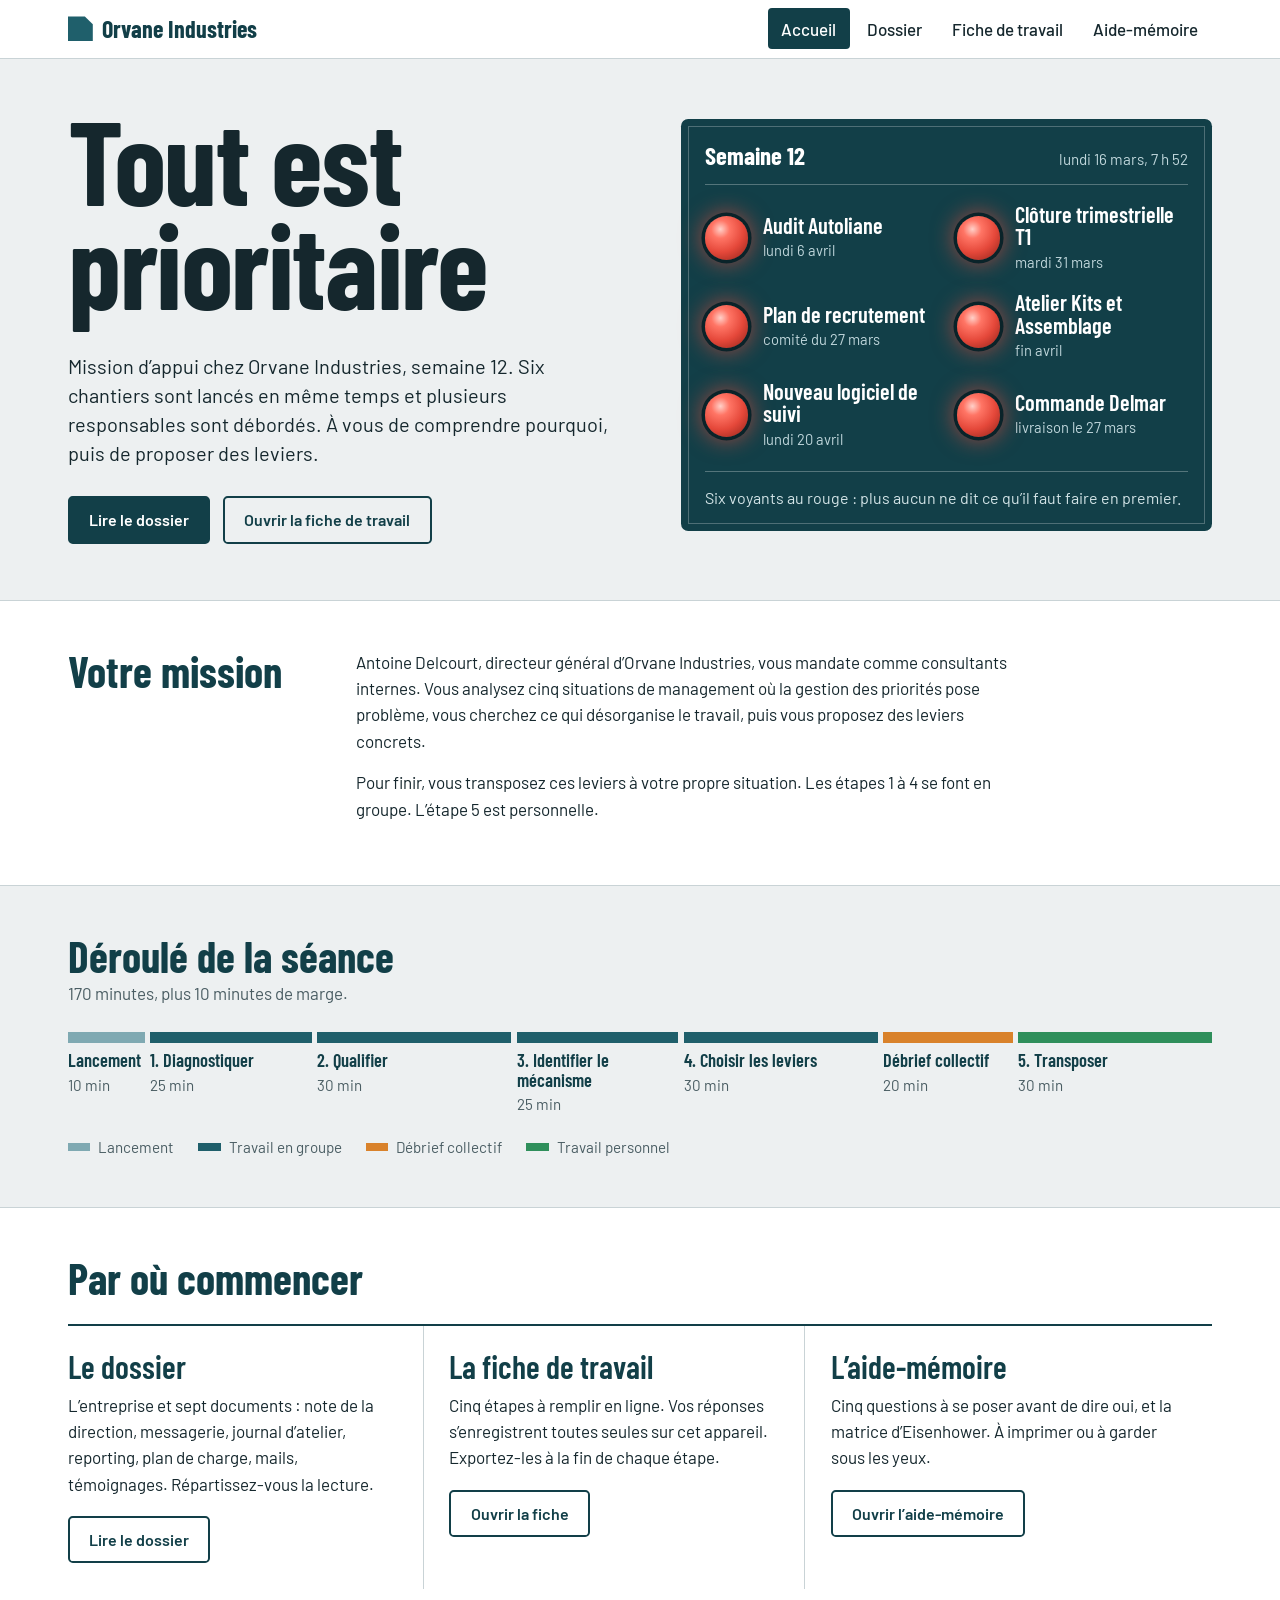
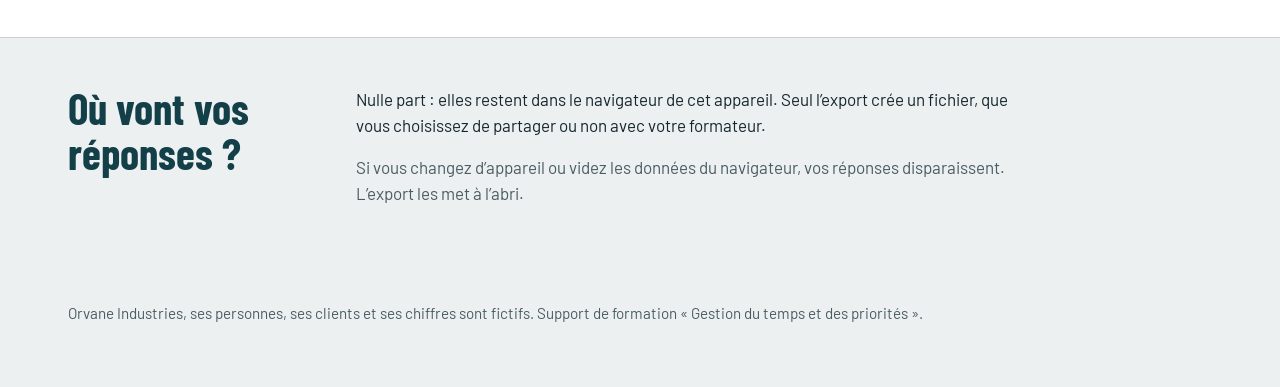
<file: index.html>
<!doctype html>
<html lang="fr">
<head>
<meta charset="utf-8">
<meta name="viewport" content="width=device-width, initial-scale=1">
<title>Tout est prioritaire – Orvane Industries</title>
<meta name="description" content="Étude de cas sur la gestion du temps et des priorités : dossier, fiche de travail en ligne et aide-mémoire.">
<meta name="robots" content="noindex">
<meta name="theme-color" content="#123F48">
<link rel="stylesheet" href="assets/style.css">
</head>
<body>
<a class="skip" href="#contenu">Aller au contenu</a>
<header class="top"><div class="wrap">
<a class="brand" href="index.html"><span class="brand-mark" aria-hidden="true"></span>Orvane Industries</a>
<nav aria-label="Navigation principale"><ul><li><a href="index.html" aria-current="page">Accueil</a></li><li><a href="dossier.html">Dossier</a></li><li><a href="fiche.html">Fiche de travail</a></li><li><a href="aide-memoire.html">Aide-mémoire</a></li></ul></nav>
</div></header>
<main id="contenu">

<section class="hero"><div class="wrap hero-grid">
  <div>
    <h1>Tout est prioritaire</h1>
    <p class="lead">Mission d’appui chez Orvane Industries, semaine 12. Six chantiers sont lancés en même temps et plusieurs responsables sont débordés. À vous de comprendre pourquoi, puis de proposer des leviers.</p>
    <div class="hero-cta"><a class="btn primary" href="dossier.html">Lire le dossier</a><a class="btn" href="fiche.html">Ouvrir la fiche de travail</a></div>
  </div>
  <div class="board" role="img" aria-label="Tableau des six chantiers de la semaine 12 : les six voyants sont au rouge, tous les chantiers sont déclarés prioritaires.">
    <div class="board-head"><strong>Semaine 12</strong><span>lundi 16 mars, 7 h 52</span></div>
    <ul><li><span class="lamp" style="--i:0" aria-hidden="true"></span><span><span class="name">Audit Autoliane</span><span class="when">lundi 6 avril</span></span></li><li><span class="lamp" style="--i:1" aria-hidden="true"></span><span><span class="name">Clôture trimestrielle T1</span><span class="when">mardi 31 mars</span></span></li><li><span class="lamp" style="--i:2" aria-hidden="true"></span><span><span class="name">Plan de recrutement</span><span class="when">comité du 27 mars</span></span></li><li><span class="lamp" style="--i:3" aria-hidden="true"></span><span><span class="name">Atelier Kits et Assemblage</span><span class="when">fin avril</span></span></li><li><span class="lamp" style="--i:4" aria-hidden="true"></span><span><span class="name">Nouveau logiciel de suivi</span><span class="when">lundi 20 avril</span></span></li><li><span class="lamp" style="--i:5" aria-hidden="true"></span><span><span class="name">Commande Delmar</span><span class="when">livraison le 27 mars</span></span></li></ul>
    <p class="board-foot">Six voyants au rouge : plus aucun ne dit ce qu’il faut faire en premier.</p>
  </div>
</div></section>

<section class="band paper"><div class="wrap two">
  <h2>Votre mission</h2>
  <div>
    <p>Antoine Delcourt, directeur général d’Orvane Industries, vous mandate comme consultants internes. Vous analysez cinq situations de management où la gestion des priorités pose problème, vous cherchez ce qui désorganise le travail, puis vous proposez des leviers concrets.</p>
    <p>Pour finir, vous transposez ces leviers à votre propre situation. Les étapes 1 à 4 se font en groupe. L’étape 5 est personnelle.</p>
  </div>
</div></section>

<section class="band"><div class="wrap">
  <h2>Déroulé de la séance</h2>
  <p class="muted">170 minutes, plus 10 minutes de marge.</p>
  <ol class="timeline" aria-label="Déroulé"><li class="start" style="--m:10"><b>Lancement</b><span>10 min</span></li><li class="" style="--m:25"><b>1. Diagnostiquer</b><span>25 min</span></li><li class="" style="--m:30"><b>2. Qualifier</b><span>30 min</span></li><li class="" style="--m:25"><b>3. Identifier le mécanisme</b><span>25 min</span></li><li class="" style="--m:30"><b>4. Choisir les leviers</b><span>30 min</span></li><li class="debrief" style="--m:20"><b>Débrief collectif</b><span>20 min</span></li><li class="perso" style="--m:30"><b>5. Transposer</b><span>30 min</span></li></ol>
  <ul class="legend"><li class="l-start"><i></i>Lancement</li><li><i></i>Travail en groupe</li><li class="l-debrief"><i></i>Débrief collectif</li><li class="l-perso"><i></i>Travail personnel</li></ul>
</div></section>

<section class="band paper"><div class="wrap">
  <h2>Par où commencer</h2>
  <div class="entries" style="margin-top:1.4rem">
    <div class="entry"><h3>Le dossier</h3><p>L’entreprise et sept documents : note de la direction, messagerie, journal d’atelier, reporting, plan de charge, mails, témoignages. Répartissez-vous la lecture.</p><a class="btn" href="dossier.html">Lire le dossier</a></div>
    <div class="entry"><h3>La fiche de travail</h3><p>Cinq étapes à remplir en ligne. Vos réponses s’enregistrent toutes seules sur cet appareil. Exportez-les à la fin de chaque étape.</p><a class="btn" href="fiche.html">Ouvrir la fiche</a></div>
    <div class="entry"><h3>L’aide-mémoire</h3><p>Cinq questions à se poser avant de dire oui, et la matrice d’Eisenhower. À imprimer ou à garder sous les yeux.</p><a class="btn" href="aide-memoire.html">Ouvrir l’aide-mémoire</a></div>
  </div>
</div></section>

<section class="band"><div class="wrap privacy">
  <h2>Où vont vos réponses ?</h2>
  <div>
    <p>Nulle part : elles restent dans le navigateur de cet appareil. Seul l’export crée un fichier, que vous choisissez de partager ou non avec votre formateur.</p>
    <p class="muted">Si vous changez d’appareil ou videz les données du navigateur, vos réponses disparaissent. L’export les met à l’abri.</p>
  </div>
</div></section>

<footer class="wrap foot"><p>Orvane Industries, ses personnes, ses clients et ses chiffres sont fictifs. Support de formation « Gestion du temps et des priorités ».</p></footer>
</main>
<script src="assets/app.js"></script>
</body>
</html>
</file>
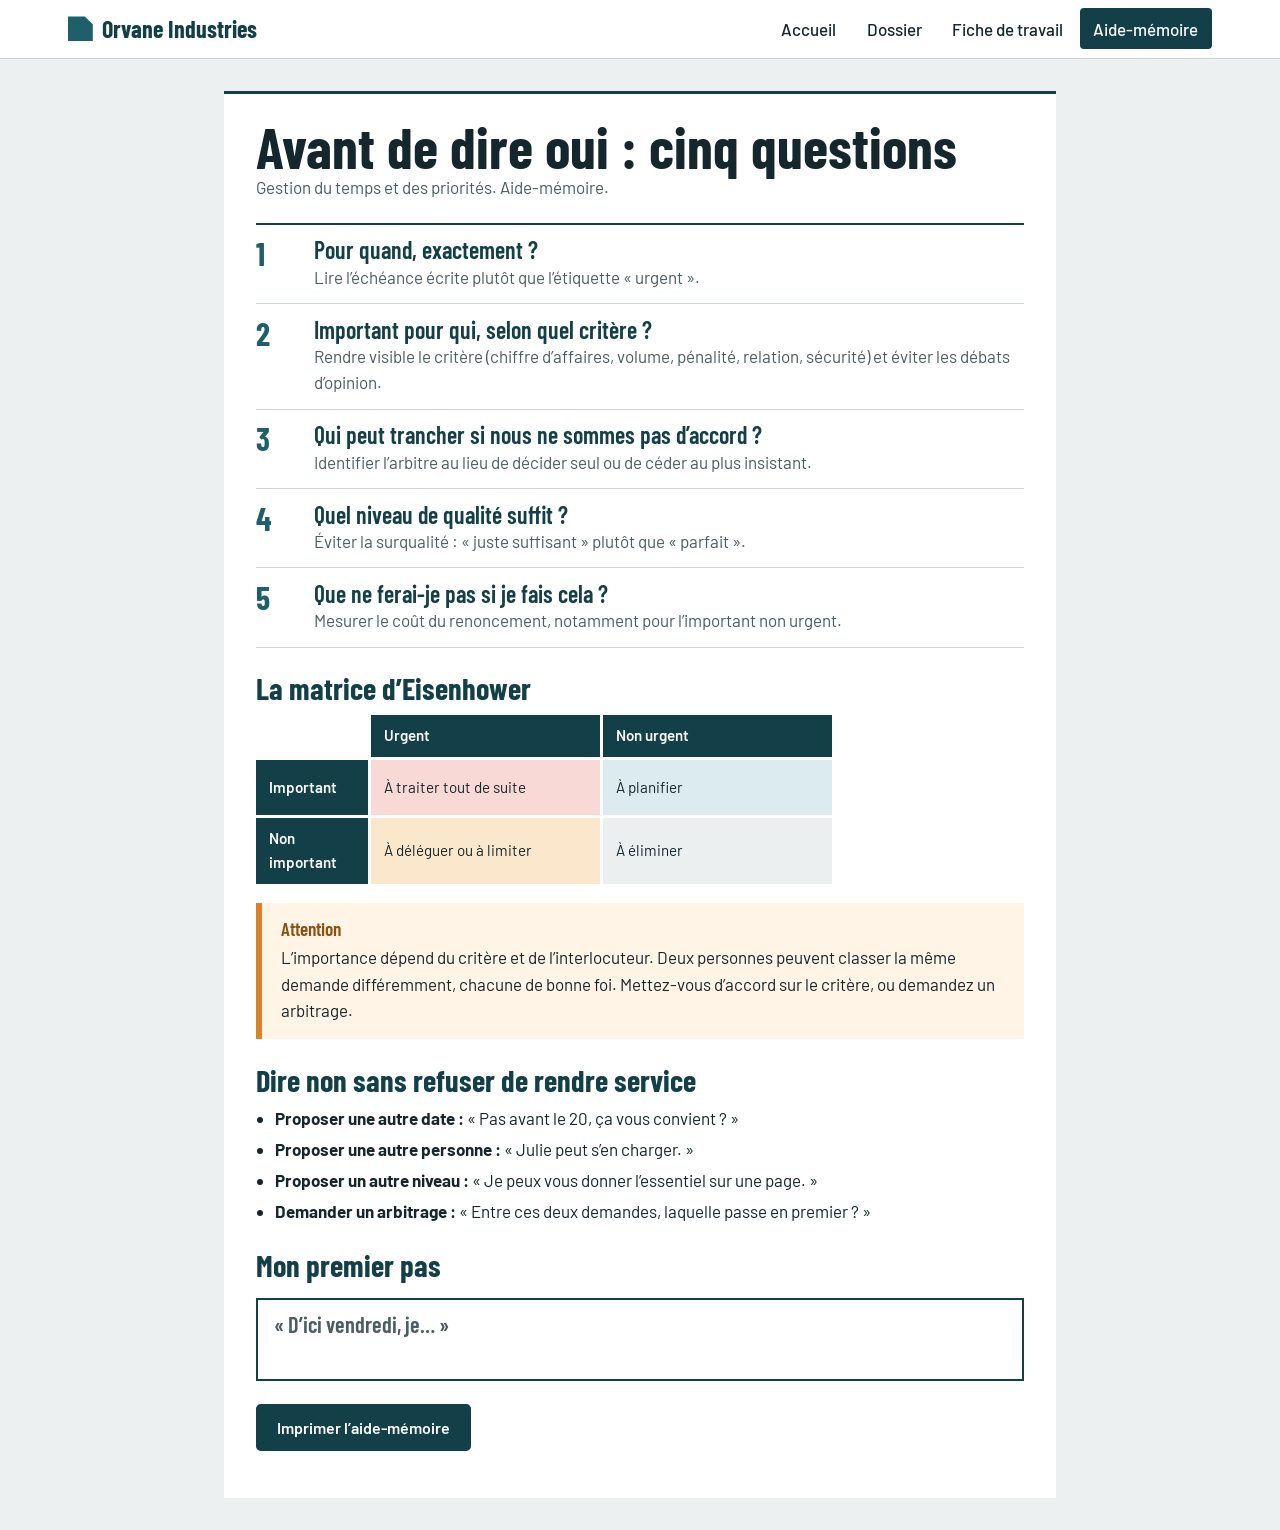
<file: aide-memoire.html>
<!doctype html>
<html lang="fr">
<head>
<meta charset="utf-8">
<meta name="viewport" content="width=device-width, initial-scale=1">
<title>Aide-mémoire – Orvane Industries</title>
<meta name="description" content="Cinq questions avant de dire oui, matrice d’Eisenhower et façons de dire non.">
<meta name="robots" content="noindex">
<meta name="theme-color" content="#123F48">
<link rel="stylesheet" href="assets/style.css">
</head>
<body>
<a class="skip" href="#contenu">Aller au contenu</a>
<header class="top"><div class="wrap">
<a class="brand" href="index.html"><span class="brand-mark" aria-hidden="true"></span>Orvane Industries</a>
<nav aria-label="Navigation principale"><ul><li><a href="index.html">Accueil</a></li><li><a href="dossier.html">Dossier</a></li><li><a href="fiche.html">Fiche de travail</a></li><li><a href="aide-memoire.html" aria-current="page">Aide-mémoire</a></li></ul></nav>
</div></header>
<main id="contenu">

<div class="wrap" style="padding-top:2rem">
<article class="memo">
  <h1>Avant de dire oui : cinq questions</h1>
  <p class="muted">Gestion du temps et des priorités. Aide-mémoire.</p>
  <ol class="q5"><li><span class="k" aria-hidden="true">1</span><div><strong>Pour quand, exactement ?</strong><span class="why">Lire l’échéance écrite plutôt que l’étiquette « urgent ».</span></div></li><li><span class="k" aria-hidden="true">2</span><div><strong>Important pour qui, selon quel critère ?</strong><span class="why">Rendre visible le critère (chiffre d’affaires, volume, pénalité, relation, sécurité) et éviter les débats d’opinion.</span></div></li><li><span class="k" aria-hidden="true">3</span><div><strong>Qui peut trancher si nous ne sommes pas d’accord ?</strong><span class="why">Identifier l’arbitre au lieu de décider seul ou de céder au plus insistant.</span></div></li><li><span class="k" aria-hidden="true">4</span><div><strong>Quel niveau de qualité suffit ?</strong><span class="why">Éviter la surqualité : « juste suffisant » plutôt que « parfait ».</span></div></li><li><span class="k" aria-hidden="true">5</span><div><strong>Que ne ferai-je pas si je fais cela ?</strong><span class="why">Mesurer le coût du renoncement, notamment pour l’important non urgent.</span></div></li></ol>
  <h2>La matrice d’Eisenhower</h2>
  <div class="matrix"><div></div><div class="h">Urgent</div><div class="h">Non urgent</div><div class="h">Important</div><div class="q q1">À traiter tout de suite</div><div class="q q2">À planifier</div><div class="h">Non important</div><div class="q q3">À déléguer ou à limiter</div><div class="q q4">À éliminer</div></div>
  <aside class="note guide"><strong class="t">Attention</strong><p>L’importance dépend du critère et de l’interlocuteur. Deux personnes peuvent classer la même demande différemment, chacune de bonne foi. Mettez-vous d’accord sur le critère, ou demandez un arbitrage.</p></aside>
  <h2>Dire non sans refuser de rendre service</h2>
  <ul>
    <li><strong>Proposer une autre date :</strong> « Pas avant le 20, ça vous convient ? »</li>
    <li><strong>Proposer une autre personne :</strong> « Julie peut s’en charger. »</li>
    <li><strong>Proposer un autre niveau :</strong> « Je peux vous donner l’essentiel sur une page. »</li>
    <li><strong>Demander un arbitrage :</strong> « Entre ces deux demandes, laquelle passe en premier ? »</li>
  </ul>
  <h2>Mon premier pas</h2>
  <div class="firststep">« D’ici vendredi, je… »</div>
  <p class="noprint" style="margin-top:1.4rem"><button class="btn primary" type="button" data-print>Imprimer l’aide-mémoire</button></p>
</article>
</div>
</main>
<script src="assets/app.js"></script>
</body>
</html>
</file>
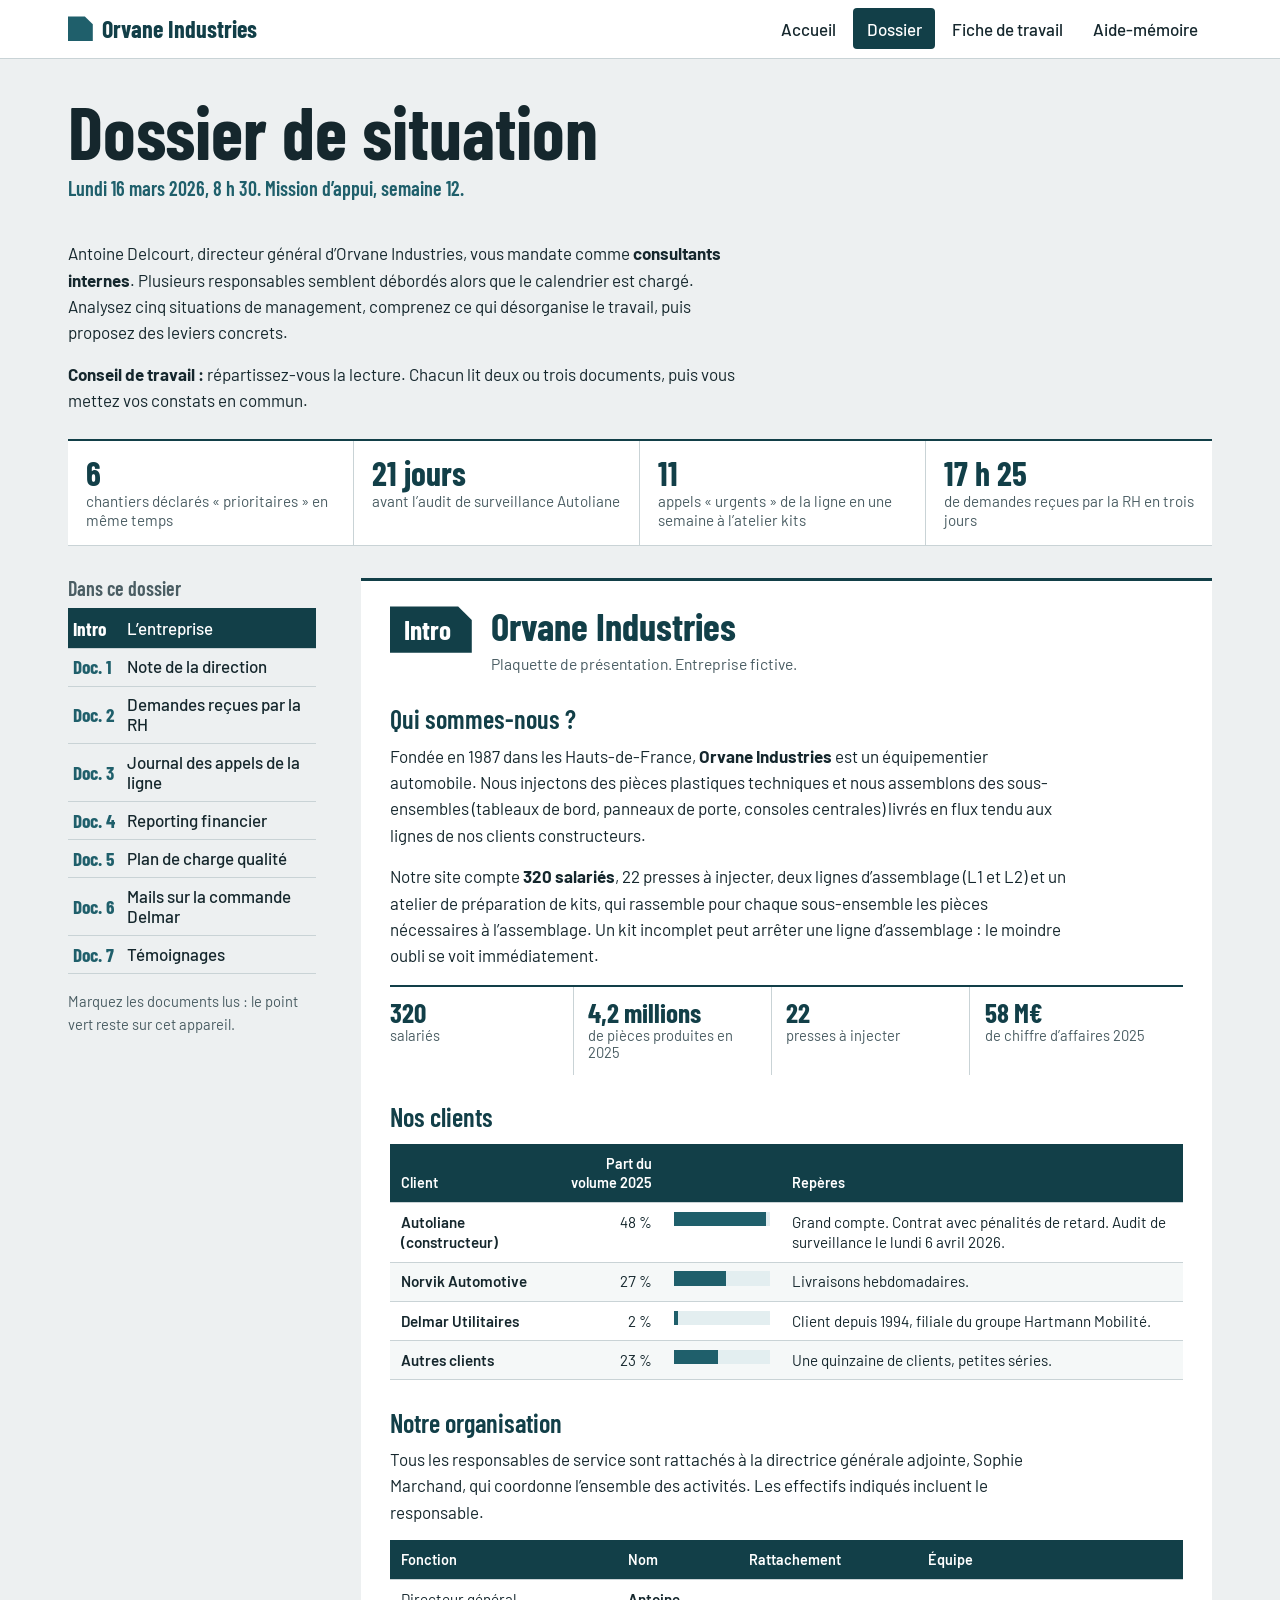
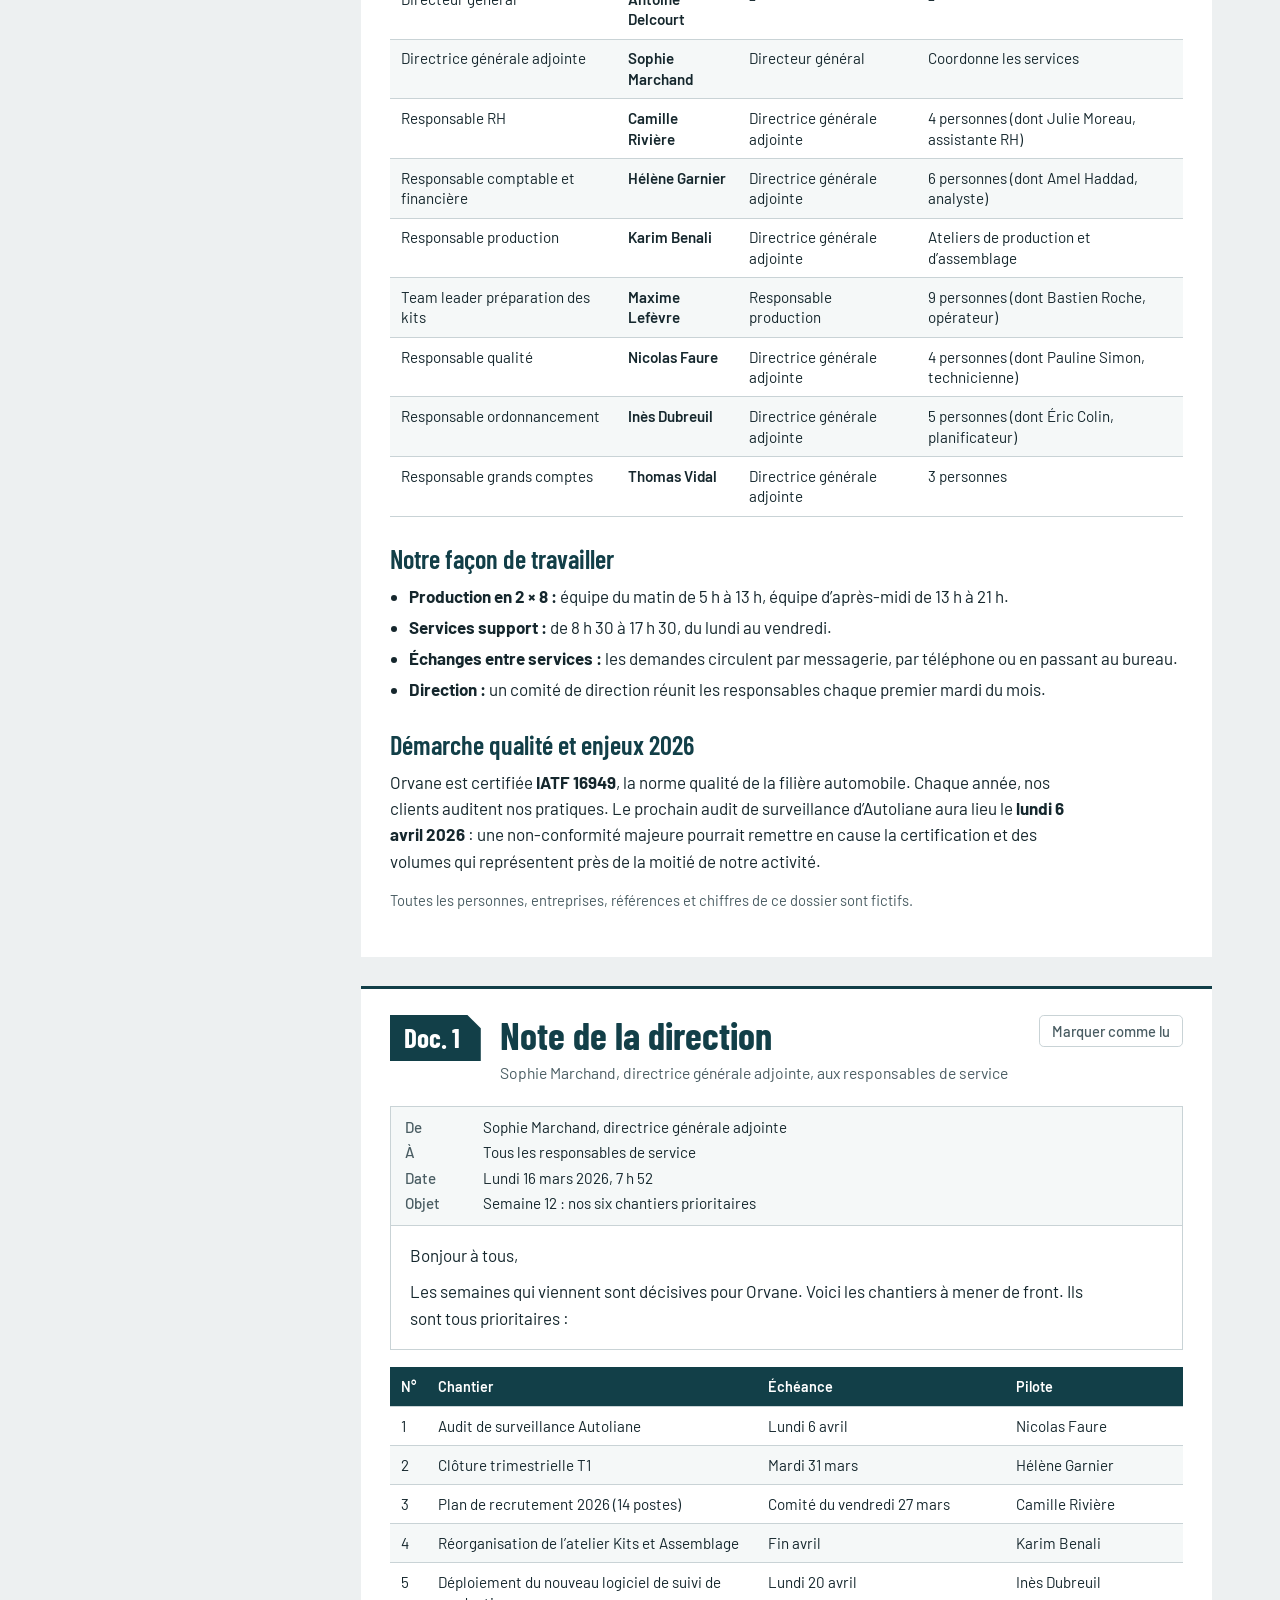
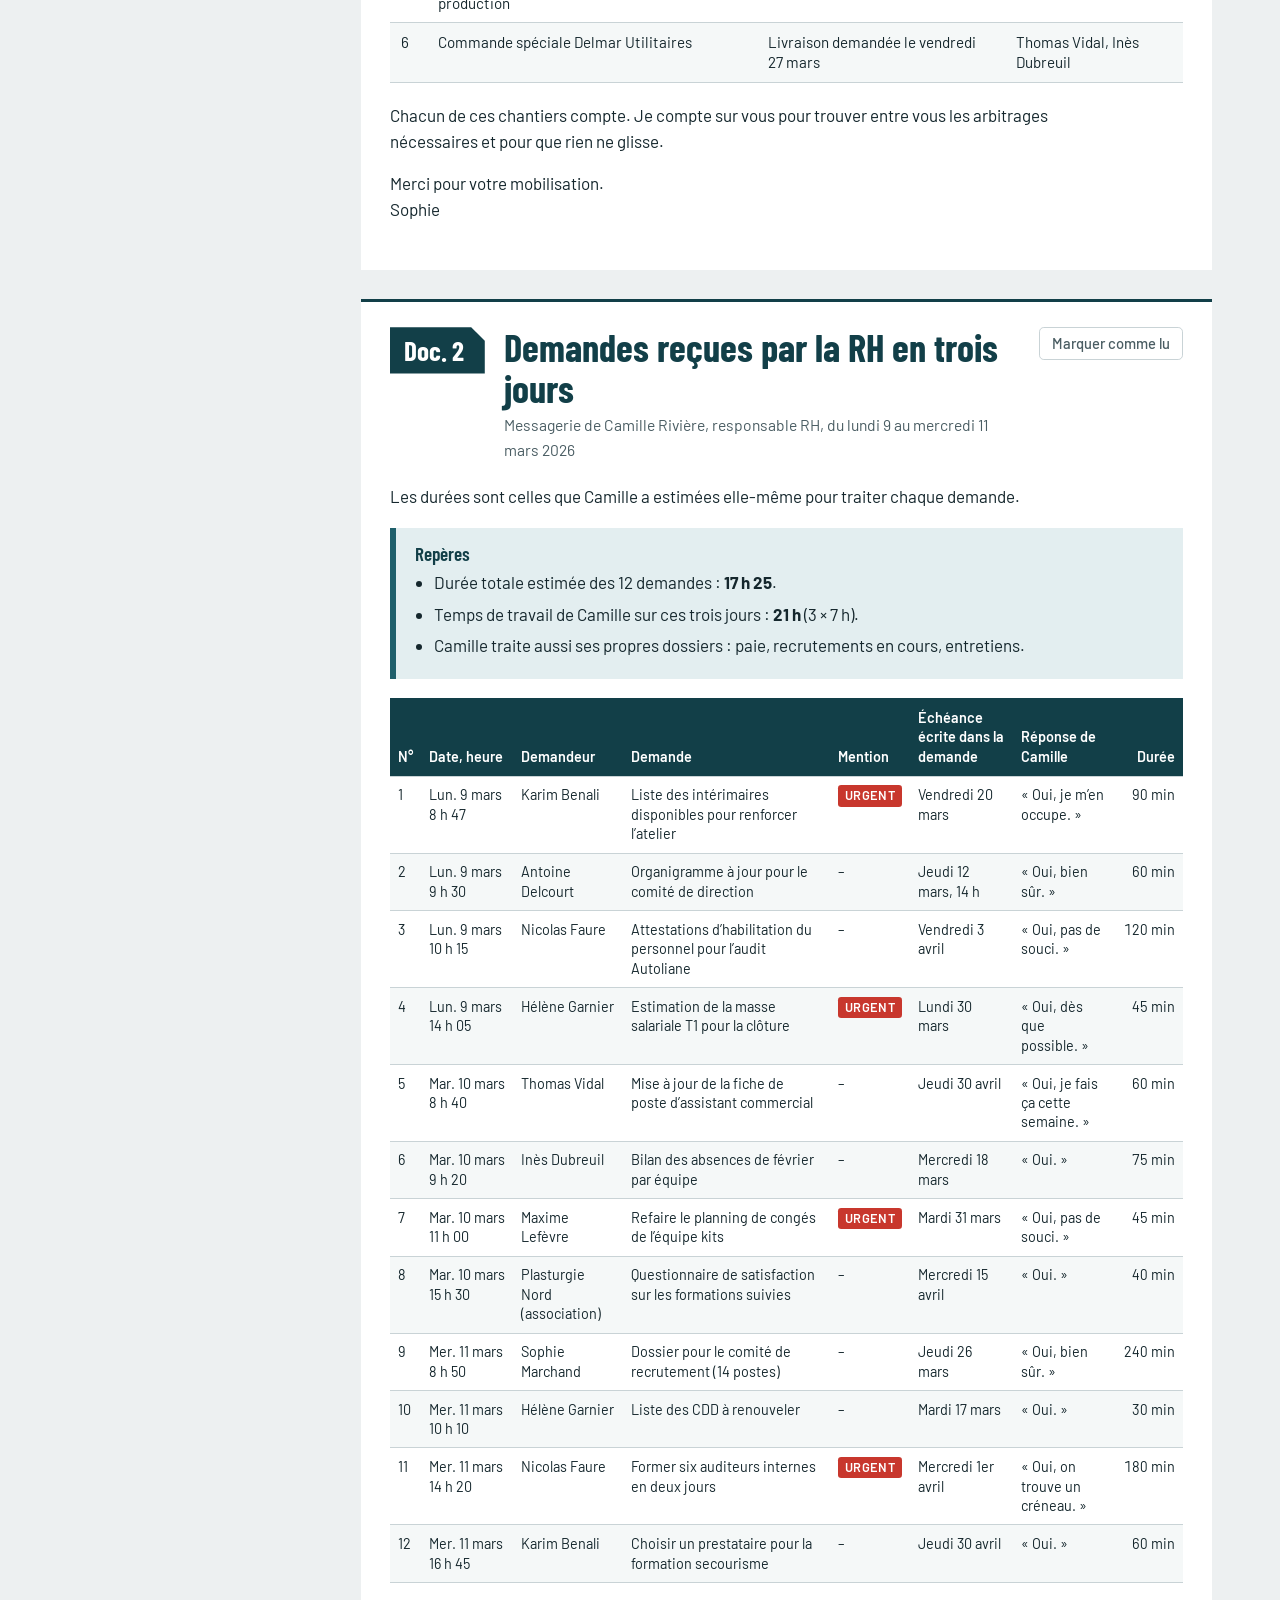
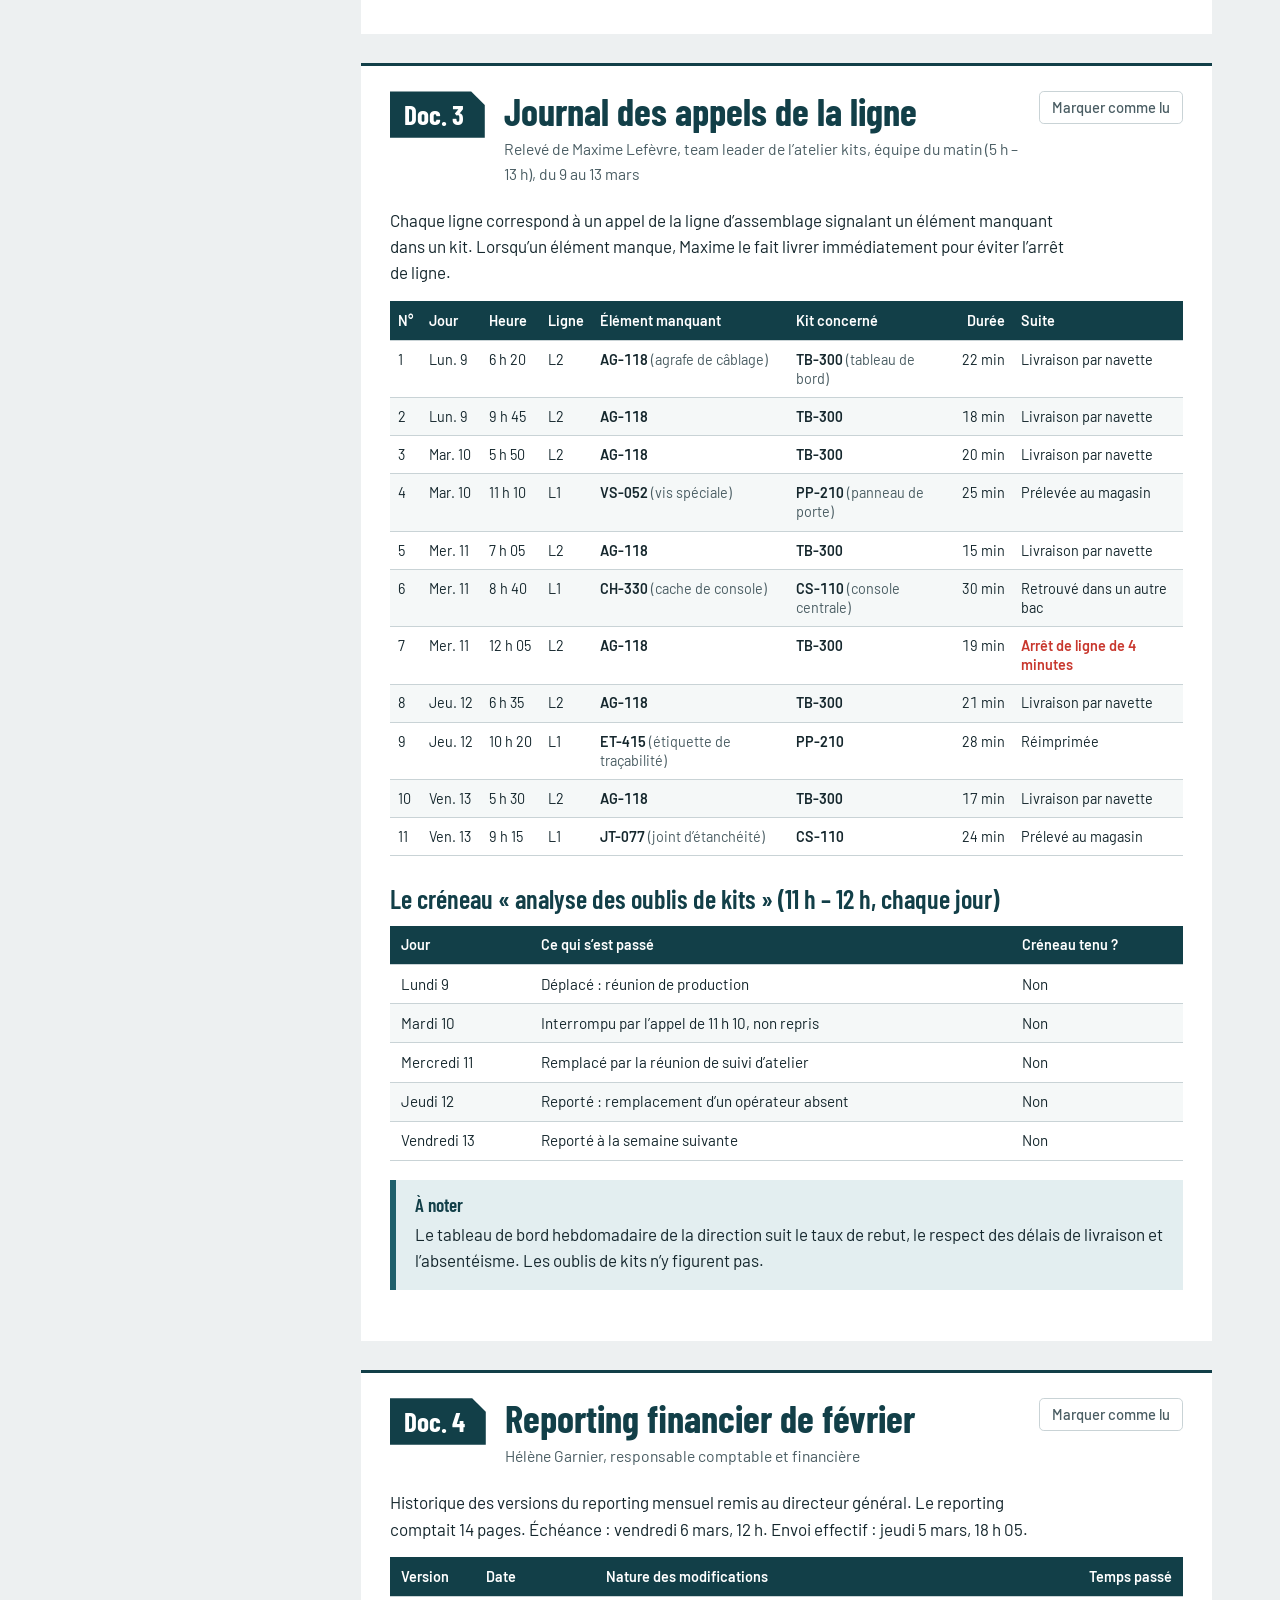
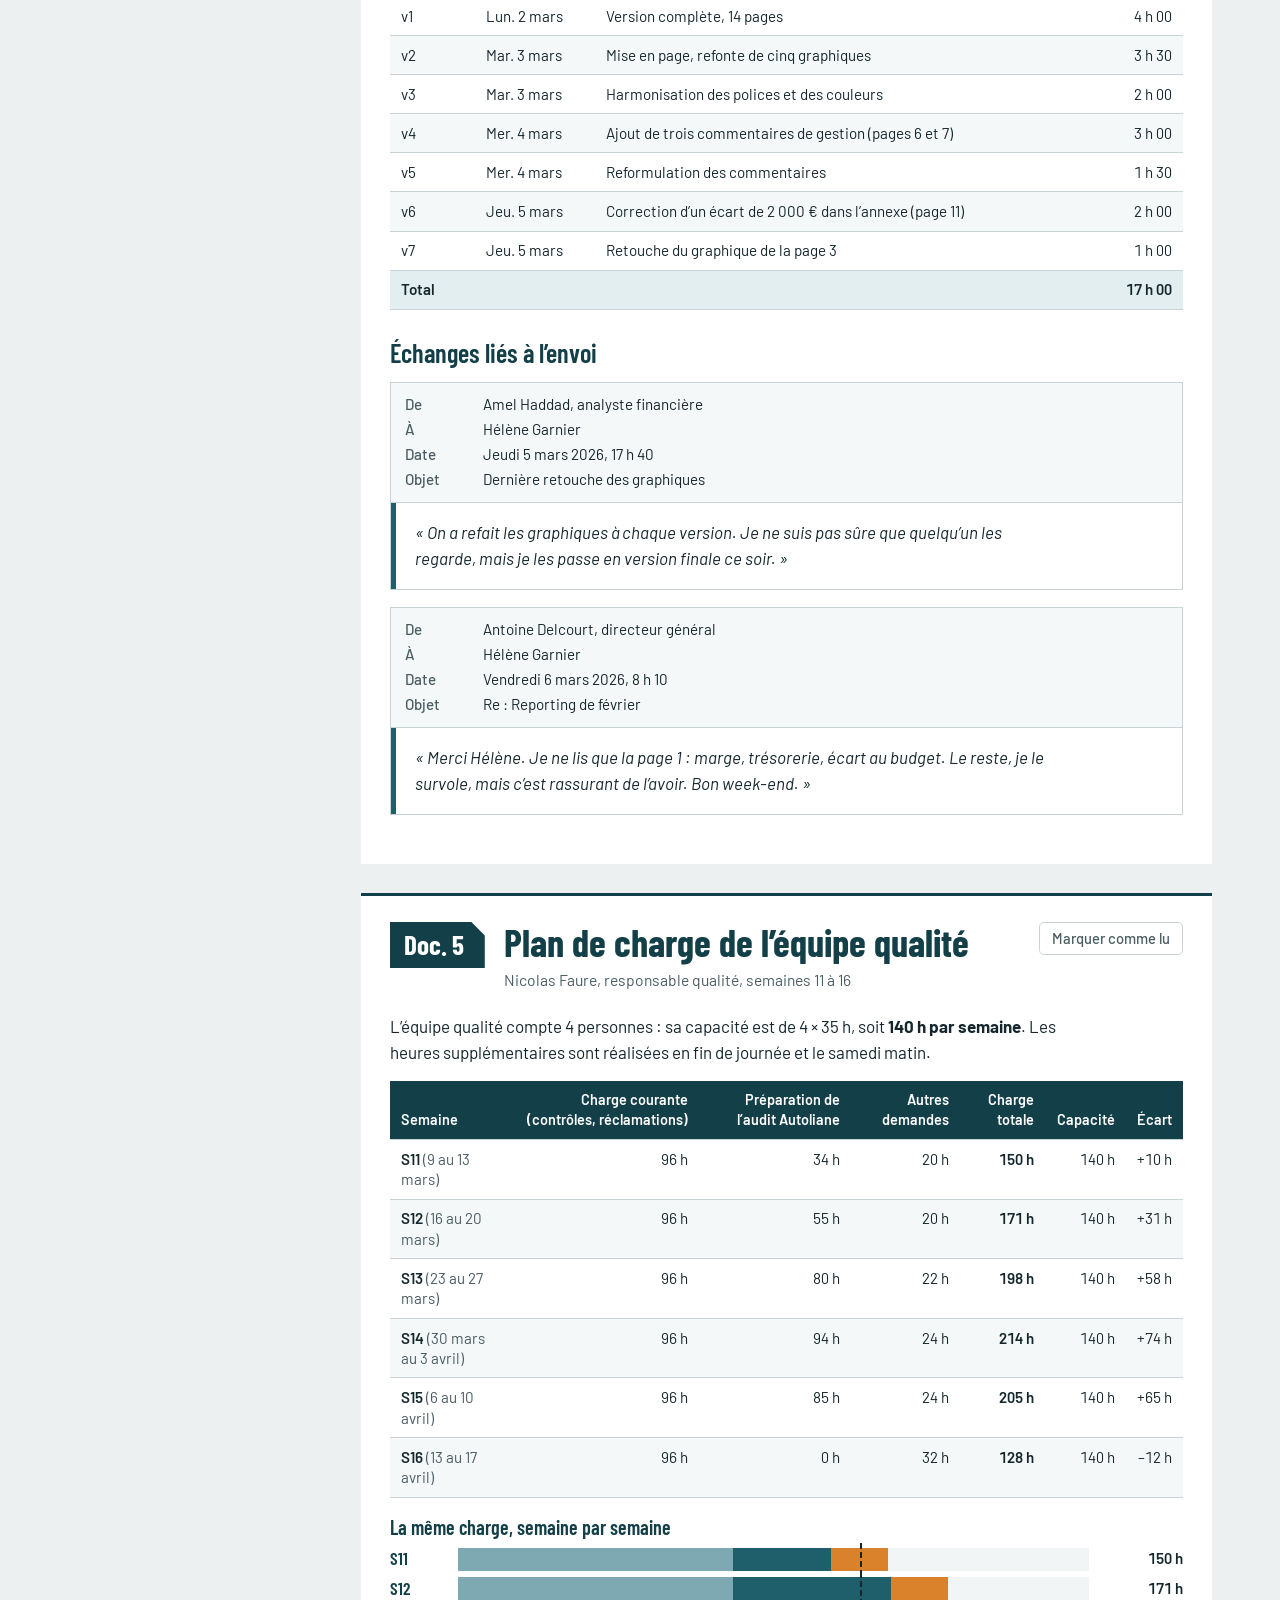
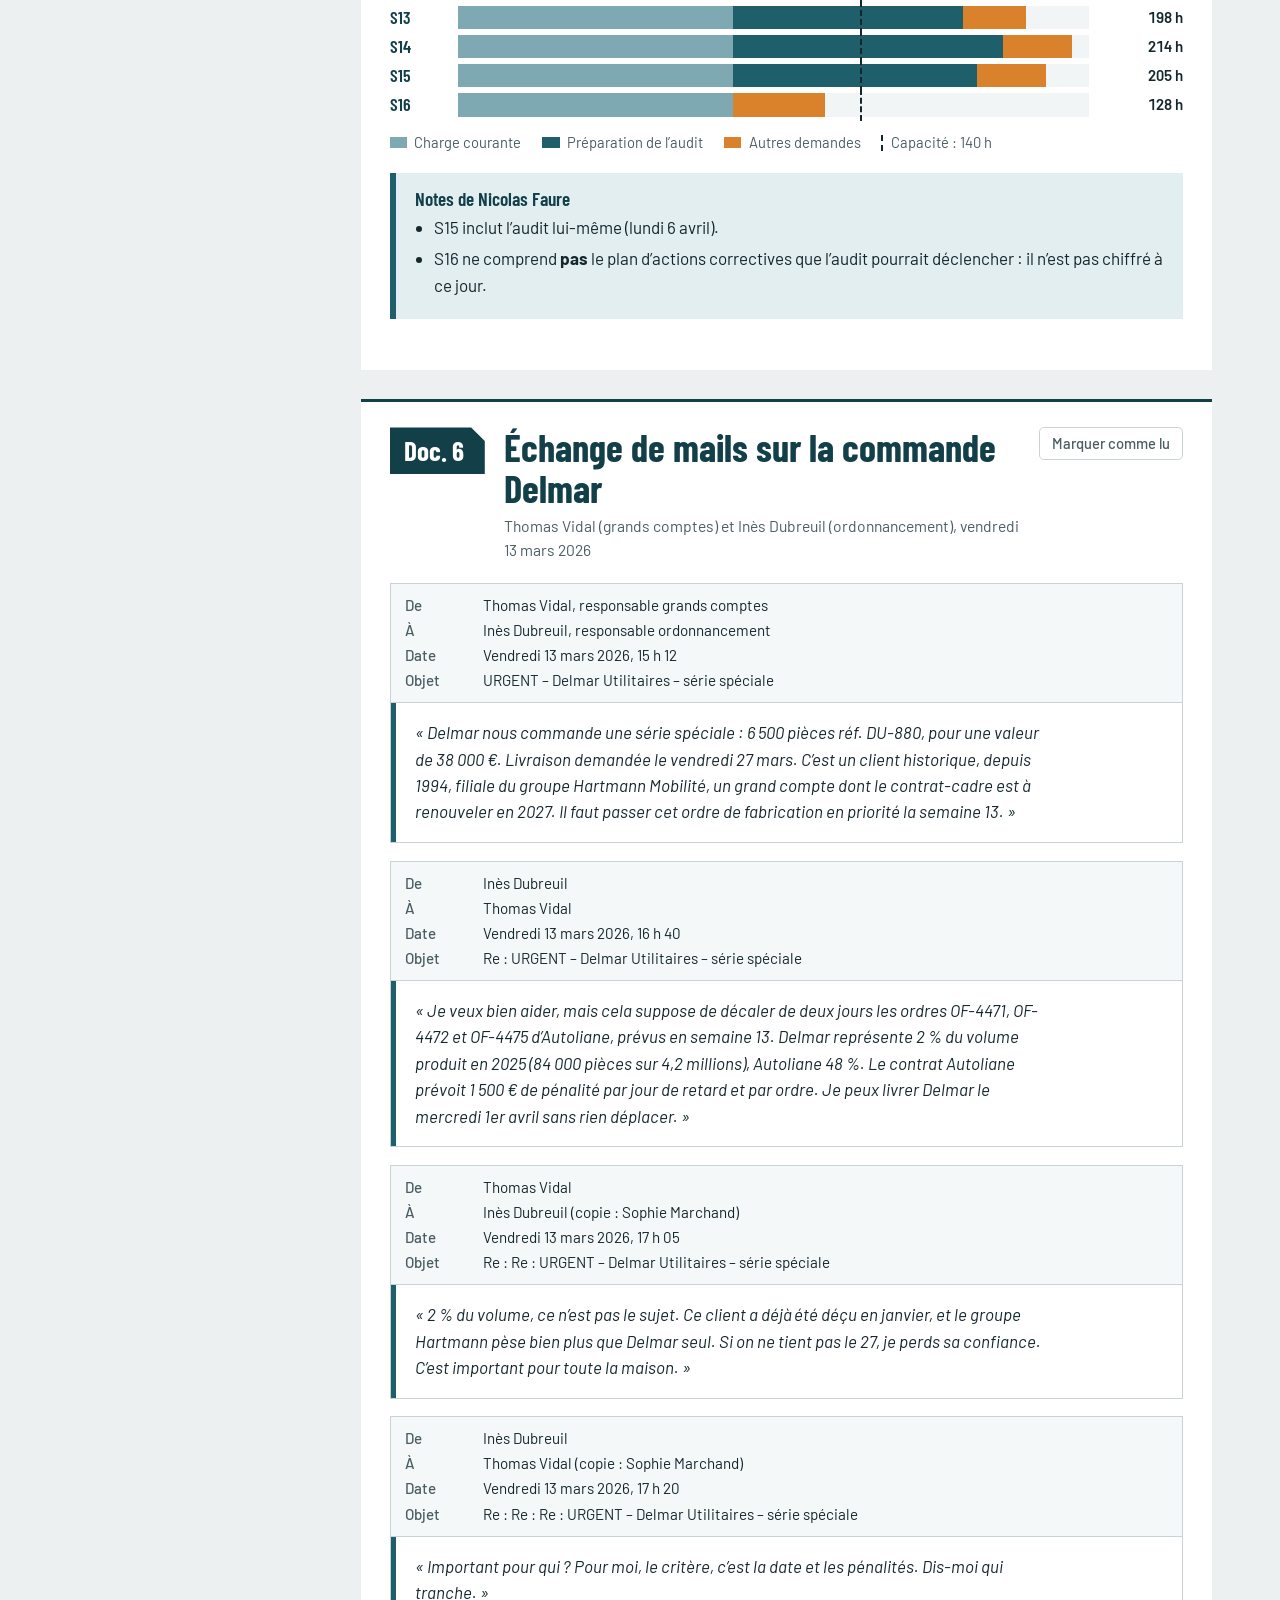
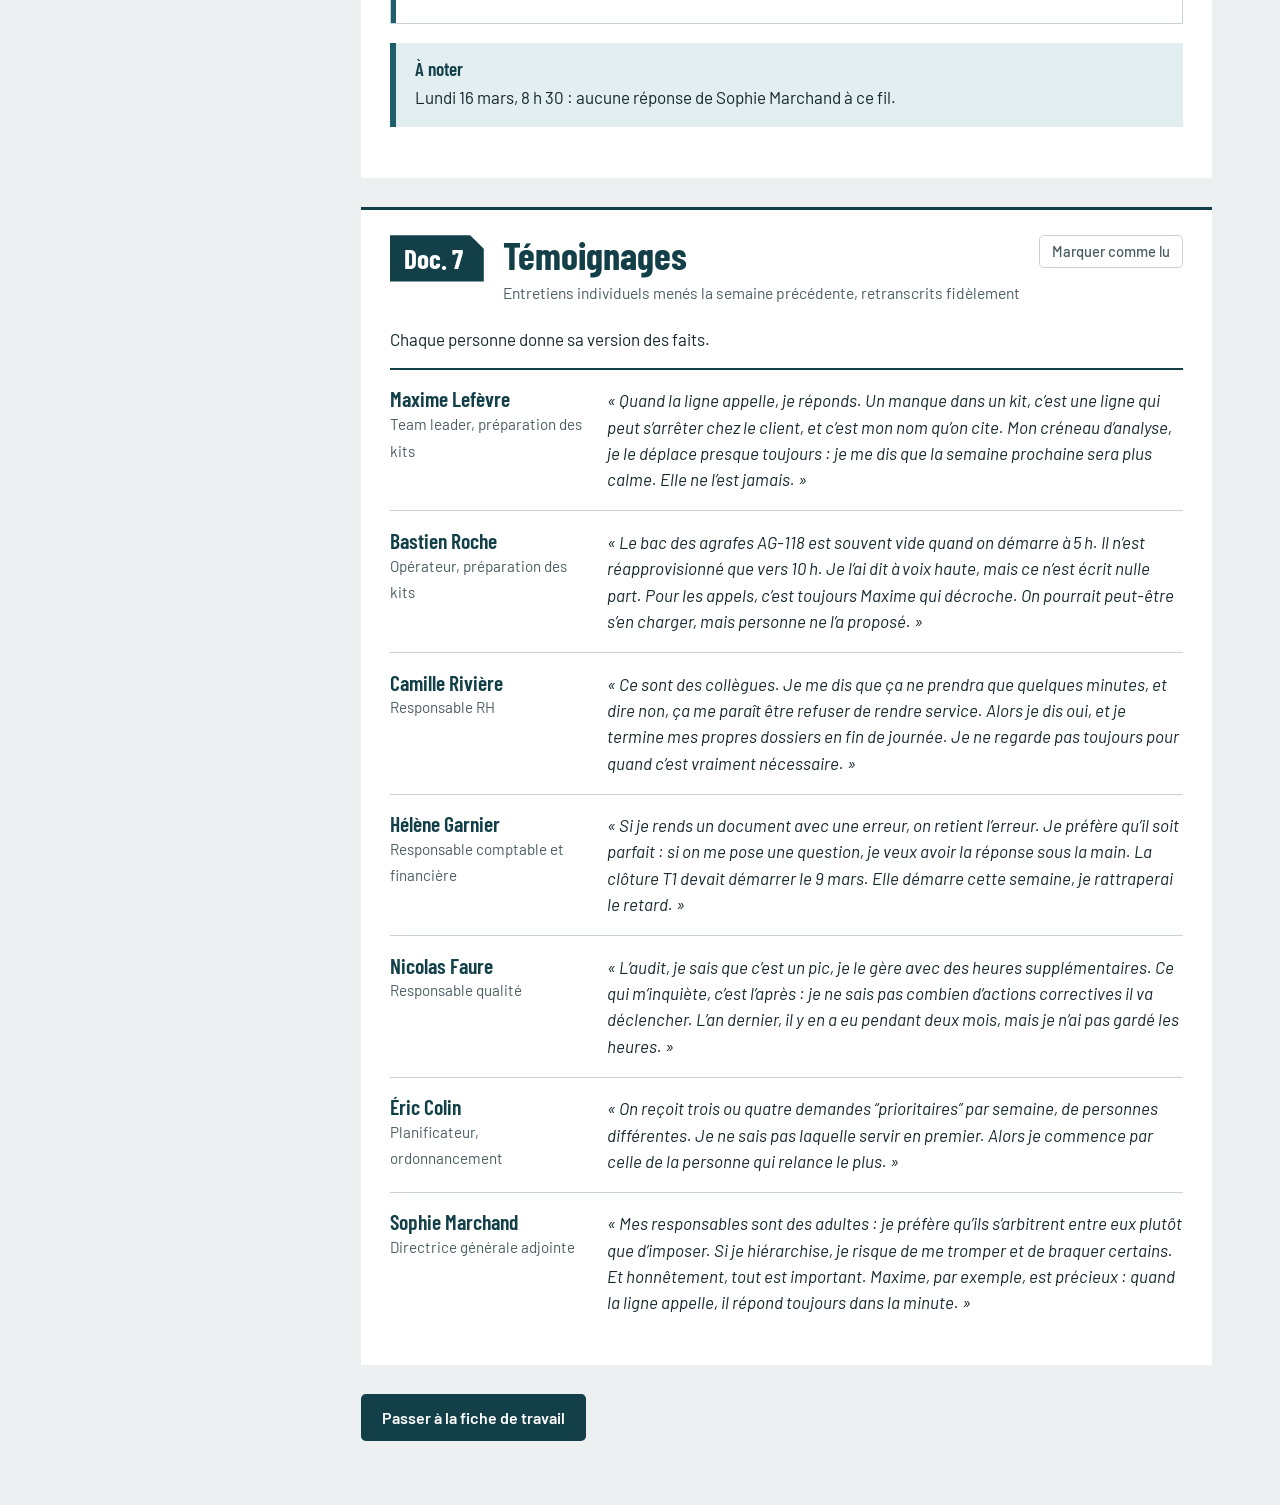
<file: dossier.html>
<!doctype html>
<html lang="fr">
<head>
<meta charset="utf-8">
<meta name="viewport" content="width=device-width, initial-scale=1">
<title>Dossier de situation – Orvane Industries</title>
<meta name="description" content="Plaquette et sept documents de l’étude de cas « Tout est prioritaire ».">
<meta name="robots" content="noindex">
<meta name="theme-color" content="#123F48">
<link rel="stylesheet" href="assets/style.css">
</head>
<body>
<a class="skip" href="#contenu">Aller au contenu</a>
<header class="top"><div class="wrap">
<a class="brand" href="index.html"><span class="brand-mark" aria-hidden="true"></span>Orvane Industries</a>
<nav aria-label="Navigation principale"><ul><li><a href="index.html">Accueil</a></li><li><a href="dossier.html" aria-current="page">Dossier</a></li><li><a href="fiche.html">Fiche de travail</a></li><li><a href="aide-memoire.html">Aide-mémoire</a></li></ul></nav>
</div></header>
<main id="contenu">

<div class="wrap">
<div class="pagehead">
  <h1>Dossier de situation</h1>
  <p class="when">Lundi 16 mars 2026, 8 h 30. Mission d’appui, semaine 12.</p>
</div>
<p>Antoine Delcourt, directeur général d’Orvane Industries, vous mandate comme <strong>consultants internes</strong>. Plusieurs responsables semblent débordés alors que le calendrier est chargé. Analysez cinq situations de management, comprenez ce qui désorganise le travail, puis proposez des leviers concrets.</p>
<p><strong>Conseil de travail :</strong> répartissez-vous la lecture. Chacun lit deux ou trois documents, puis vous mettez vos constats en commun.</p>
<div class="stakes"><div><b>6</b><span>chantiers déclarés « prioritaires » en même temps</span></div><div><b>21 jours</b><span>avant l’audit de surveillance Autoliane</span></div><div><b>11</b><span>appels « urgents » de la ligne en une semaine à l’atelier kits</span></div><div><b>17 h 25</b><span>de demandes reçues par la RH en trois jours</span></div></div>
</div>
<div class="wrap" style="margin-top:2rem">
<div class="shell">
<nav class="rail" aria-label="Documents du dossier"><h2>Dans ce dossier</h2><ol><li><a href="#entreprise"><span class="no">Intro</span><span class="lbl">L’entreprise</span></a></li><li><a href="#doc1"><span class="no">Doc. 1</span><span class="lbl">Note de la direction</span></a></li><li><a href="#doc2"><span class="no">Doc. 2</span><span class="lbl">Demandes reçues par la RH</span></a></li><li><a href="#doc3"><span class="no">Doc. 3</span><span class="lbl">Journal des appels de la ligne</span></a></li><li><a href="#doc4"><span class="no">Doc. 4</span><span class="lbl">Reporting financier</span></a></li><li><a href="#doc5"><span class="no">Doc. 5</span><span class="lbl">Plan de charge qualité</span></a></li><li><a href="#doc6"><span class="no">Doc. 6</span><span class="lbl">Mails sur la commande Delmar</span></a></li><li><a href="#doc7"><span class="no">Doc. 7</span><span class="lbl">Témoignages</span></a></li></ol><p class="rail-help">Marquez les documents lus : le point vert reste sur cet appareil.</p></nav>
<div>
<section class="doc first" id="entreprise" aria-labelledby="t-entreprise">
<header class="dochead"><span class="docno">Intro</span><div><h2 id="t-entreprise">Orvane Industries</h2><p class="origin">Plaquette de présentation. Entreprise fictive.</p></div></header>
<h3>Qui sommes-nous ?</h3>
<p>Fondée en 1987 dans les Hauts-de-France, <strong>Orvane Industries</strong> est un équipementier automobile. Nous injectons des pièces plastiques techniques et nous assemblons des sous-ensembles (tableaux de bord, panneaux de porte, consoles centrales) livrés en flux tendu aux lignes de nos clients constructeurs.</p>
<p>Notre site compte <strong>320 salariés</strong>, 22 presses à injecter, deux lignes d’assemblage (L1 et L2) et un atelier de préparation de kits, qui rassemble pour chaque sous-ensemble les pièces nécessaires à l’assemblage. Un kit incomplet peut arrêter une ligne d’assemblage : le moindre oubli se voit immédiatement.</p>
<div class="facts"><div><b>320</b><span>salariés</span></div><div><b>4,2 millions</b><span>de pièces produites en 2025</span></div><div><b>22</b><span>presses à injecter</span></div><div><b>58 M€</b><span>de chiffre d’affaires 2025</span></div></div>
<h3>Nos clients</h3><div class="tablewrap" role="region" aria-label="Clients et part du volume 2025" tabindex="0"><table><thead><tr><th scope="col">Client</th><th scope="col" class="num">Part du volume 2025</th><th scope="col"></th><th scope="col">Repères</th></tr></thead><tbody><tr><td><strong>Autoliane (constructeur)</strong></td><td class="num">48 %</td><td><span class="bar" role="img" aria-label="48 % du volume"><i style="width:96%"></i></span></td><td>Grand compte. Contrat avec pénalités de retard. Audit de surveillance le lundi 6 avril 2026.</td></tr><tr><td><strong>Norvik Automotive</strong></td><td class="num">27 %</td><td><span class="bar" role="img" aria-label="27 % du volume"><i style="width:54%"></i></span></td><td>Livraisons hebdomadaires.</td></tr><tr><td><strong>Delmar Utilitaires</strong></td><td class="num">2 %</td><td><span class="bar" role="img" aria-label="2 % du volume"><i style="width:4%"></i></span></td><td>Client depuis 1994, filiale du groupe Hartmann Mobilité.</td></tr><tr><td><strong>Autres clients</strong></td><td class="num">23 %</td><td><span class="bar" role="img" aria-label="23 % du volume"><i style="width:46%"></i></span></td><td>Une quinzaine de clients, petites séries.</td></tr></tbody></table></div>
<h3>Notre organisation</h3>
<p>Tous les responsables de service sont rattachés à la directrice générale adjointe, Sophie Marchand, qui coordonne l’ensemble des activités. Les effectifs indiqués incluent le responsable.</p><div class="tablewrap" role="region" aria-label="Organisation" tabindex="0"><table><thead><tr><th scope="col">Fonction</th><th scope="col">Nom</th><th scope="col">Rattachement</th><th scope="col">Équipe</th></tr></thead><tbody><tr><td>Directeur général</td><td><strong>Antoine Delcourt</strong></td><td>–</td><td>–</td></tr><tr><td>Directrice générale adjointe</td><td><strong>Sophie Marchand</strong></td><td>Directeur général</td><td>Coordonne les services</td></tr><tr><td>Responsable RH</td><td><strong>Camille Rivière</strong></td><td>Directrice générale adjointe</td><td>4 personnes (dont Julie Moreau, assistante RH)</td></tr><tr><td>Responsable comptable et financière</td><td><strong>Hélène Garnier</strong></td><td>Directrice générale adjointe</td><td>6 personnes (dont Amel Haddad, analyste)</td></tr><tr><td>Responsable production</td><td><strong>Karim Benali</strong></td><td>Directrice générale adjointe</td><td>Ateliers de production et d’assemblage</td></tr><tr><td>Team leader préparation des kits</td><td><strong>Maxime Lefèvre</strong></td><td>Responsable production</td><td>9 personnes (dont Bastien Roche, opérateur)</td></tr><tr><td>Responsable qualité</td><td><strong>Nicolas Faure</strong></td><td>Directrice générale adjointe</td><td>4 personnes (dont Pauline Simon, technicienne)</td></tr><tr><td>Responsable ordonnancement</td><td><strong>Inès Dubreuil</strong></td><td>Directrice générale adjointe</td><td>5 personnes (dont Éric Colin, planificateur)</td></tr><tr><td>Responsable grands comptes</td><td><strong>Thomas Vidal</strong></td><td>Directrice générale adjointe</td><td>3 personnes</td></tr></tbody></table></div>
<h3>Notre façon de travailler</h3>
<ul>
<li><strong>Production en 2 × 8 :</strong> équipe du matin de 5 h à 13 h, équipe d’après-midi de 13 h à 21 h.</li>
<li><strong>Services support :</strong> de 8 h 30 à 17 h 30, du lundi au vendredi.</li>
<li><strong>Échanges entre services :</strong> les demandes circulent par messagerie, par téléphone ou en passant au bureau.</li>
<li><strong>Direction :</strong> un comité de direction réunit les responsables chaque premier mardi du mois.</li>
</ul>
<h3>Démarche qualité et enjeux 2026</h3>
<p>Orvane est certifiée <strong>IATF 16949</strong>, la norme qualité de la filière automobile. Chaque année, nos clients auditent nos pratiques. Le prochain audit de surveillance d’Autoliane aura lieu le <strong>lundi 6 avril 2026</strong> : une non-conformité majeure pourrait remettre en cause la certification et des volumes qui représentent près de la moitié de notre activité.</p>
<p class="muted small">Toutes les personnes, entreprises, références et chiffres de ce dossier sont fictifs.</p>
</section><section class="doc" id="doc1" aria-labelledby="t-doc1"><header class="dochead"><span class="docno">Doc. 1</span><div><h2><span id="t-doc1">Note de la direction</span></h2><p class="origin">Sophie Marchand, directrice générale adjointe, aux responsables de service</p></div><button class="readbtn" type="button" data-doc="doc1" aria-pressed="false">Marquer comme lu</button></header>
<div class="mail plain"><dl class="mailhead"><dt>De</dt><dd>Sophie Marchand, directrice générale adjointe</dd><dt>À</dt><dd>Tous les responsables de service</dd><dt>Date</dt><dd>Lundi 16 mars 2026, 7 h 52</dd><dt>Objet</dt><dd>Semaine 12 : nos six chantiers prioritaires</dd></dl><blockquote><p>Bonjour à tous,</p><p>Les semaines qui viennent sont décisives pour Orvane. Voici les chantiers à mener de front. Ils sont tous prioritaires :</p></blockquote></div>
<div class="tablewrap" role="region" aria-label="Les six chantiers de la semaine 12" tabindex="0"><table><thead><tr><th scope="col">N°</th><th scope="col">Chantier</th><th scope="col">Échéance</th><th scope="col">Pilote</th></tr></thead><tbody><tr><td>1</td><td>Audit de surveillance Autoliane</td><td>Lundi 6 avril</td><td>Nicolas Faure</td></tr><tr><td>2</td><td>Clôture trimestrielle T1</td><td>Mardi 31 mars</td><td>Hélène Garnier</td></tr><tr><td>3</td><td>Plan de recrutement 2026 (14 postes)</td><td>Comité du vendredi 27 mars</td><td>Camille Rivière</td></tr><tr><td>4</td><td>Réorganisation de l’atelier Kits et Assemblage</td><td>Fin avril</td><td>Karim Benali</td></tr><tr><td>5</td><td>Déploiement du nouveau logiciel de suivi de production</td><td>Lundi 20 avril</td><td>Inès Dubreuil</td></tr><tr><td>6</td><td>Commande spéciale Delmar Utilitaires</td><td>Livraison demandée le vendredi 27 mars</td><td>Thomas Vidal, Inès Dubreuil</td></tr></tbody></table></div>
<p>Chacun de ces chantiers compte. Je compte sur vous pour trouver entre vous les arbitrages nécessaires et pour que rien ne glisse.</p>
<p>Merci pour votre mobilisation.<br>Sophie</p></section><section class="doc" id="doc2" aria-labelledby="t-doc2"><header class="dochead"><span class="docno">Doc. 2</span><div><h2><span id="t-doc2">Demandes reçues par la RH en trois jours</span></h2><p class="origin">Messagerie de Camille Rivière, responsable RH, du lundi 9 au mercredi 11 mars 2026</p></div><button class="readbtn" type="button" data-doc="doc2" aria-pressed="false">Marquer comme lu</button></header>
<p>Les durées sont celles que Camille a estimées elle-même pour traiter chaque demande.</p>
<aside class="note "><strong class="t">Repères</strong><ul><li>Durée totale estimée des 12 demandes : <strong>17 h 25</strong>.</li><li>Temps de travail de Camille sur ces trois jours : <strong>21 h</strong> (3 × 7 h).</li><li>Camille traite aussi ses propres dossiers : paie, recrutements en cours, entretiens.</li></ul></aside>
<div class="tablewrap compact" role="region" aria-label="Les douze demandes reçues par Camille Rivière" tabindex="0"><table><thead><tr><th scope="col">N°</th><th scope="col">Date, heure</th><th scope="col">Demandeur</th><th scope="col" class="wide">Demande</th><th scope="col">Mention</th><th scope="col">Échéance écrite dans la demande</th><th scope="col">Réponse de Camille</th><th scope="col" class="num">Durée</th></tr></thead><tbody><tr><td>1</td><td><span class="nowrap">Lun. 9 mars<br>8 h 47</span></td><td>Karim Benali</td><td class="wide">Liste des intérimaires disponibles pour renforcer l’atelier</td><td><span class="tag-urgent">URGENT</span></td><td>Vendredi 20 mars</td><td>« Oui, je m’en occupe. »</td><td class="num"><span class="nowrap">90 min</span></td></tr><tr><td>2</td><td><span class="nowrap">Lun. 9 mars<br>9 h 30</span></td><td>Antoine Delcourt</td><td class="wide">Organigramme à jour pour le comité de direction</td><td>–</td><td>Jeudi 12 mars, 14 h</td><td>« Oui, bien sûr. »</td><td class="num"><span class="nowrap">60 min</span></td></tr><tr><td>3</td><td><span class="nowrap">Lun. 9 mars<br>10 h 15</span></td><td>Nicolas Faure</td><td class="wide">Attestations d’habilitation du personnel pour l’audit Autoliane</td><td>–</td><td>Vendredi 3 avril</td><td>« Oui, pas de souci. »</td><td class="num"><span class="nowrap">120 min</span></td></tr><tr><td>4</td><td><span class="nowrap">Lun. 9 mars<br>14 h 05</span></td><td>Hélène Garnier</td><td class="wide">Estimation de la masse salariale T1 pour la clôture</td><td><span class="tag-urgent">URGENT</span></td><td>Lundi 30 mars</td><td>« Oui, dès que possible. »</td><td class="num"><span class="nowrap">45 min</span></td></tr><tr><td>5</td><td><span class="nowrap">Mar. 10 mars<br>8 h 40</span></td><td>Thomas Vidal</td><td class="wide">Mise à jour de la fiche de poste d’assistant commercial</td><td>–</td><td>Jeudi 30 avril</td><td>« Oui, je fais ça cette semaine. »</td><td class="num"><span class="nowrap">60 min</span></td></tr><tr><td>6</td><td><span class="nowrap">Mar. 10 mars<br>9 h 20</span></td><td>Inès Dubreuil</td><td class="wide">Bilan des absences de février par équipe</td><td>–</td><td>Mercredi 18 mars</td><td>« Oui. »</td><td class="num"><span class="nowrap">75 min</span></td></tr><tr><td>7</td><td><span class="nowrap">Mar. 10 mars<br>11 h 00</span></td><td>Maxime Lefèvre</td><td class="wide">Refaire le planning de congés de l’équipe kits</td><td><span class="tag-urgent">URGENT</span></td><td>Mardi 31 mars</td><td>« Oui, pas de souci. »</td><td class="num"><span class="nowrap">45 min</span></td></tr><tr><td>8</td><td><span class="nowrap">Mar. 10 mars<br>15 h 30</span></td><td>Plasturgie Nord (association)</td><td class="wide">Questionnaire de satisfaction sur les formations suivies</td><td>–</td><td>Mercredi 15 avril</td><td>« Oui. »</td><td class="num"><span class="nowrap">40 min</span></td></tr><tr><td>9</td><td><span class="nowrap">Mer. 11 mars<br>8 h 50</span></td><td>Sophie Marchand</td><td class="wide">Dossier pour le comité de recrutement (14 postes)</td><td>–</td><td>Jeudi 26 mars</td><td>« Oui, bien sûr. »</td><td class="num"><span class="nowrap">240 min</span></td></tr><tr><td>10</td><td><span class="nowrap">Mer. 11 mars<br>10 h 10</span></td><td>Hélène Garnier</td><td class="wide">Liste des CDD à renouveler</td><td>–</td><td>Mardi 17 mars</td><td>« Oui. »</td><td class="num"><span class="nowrap">30 min</span></td></tr><tr><td>11</td><td><span class="nowrap">Mer. 11 mars<br>14 h 20</span></td><td>Nicolas Faure</td><td class="wide">Former six auditeurs internes en deux jours</td><td><span class="tag-urgent">URGENT</span></td><td>Mercredi 1er avril</td><td>« Oui, on trouve un créneau. »</td><td class="num"><span class="nowrap">180 min</span></td></tr><tr><td>12</td><td><span class="nowrap">Mer. 11 mars<br>16 h 45</span></td><td>Karim Benali</td><td class="wide">Choisir un prestataire pour la formation secourisme</td><td>–</td><td>Jeudi 30 avril</td><td>« Oui. »</td><td class="num"><span class="nowrap">60 min</span></td></tr></tbody></table></div>
</section><section class="doc" id="doc3" aria-labelledby="t-doc3"><header class="dochead"><span class="docno">Doc. 3</span><div><h2><span id="t-doc3">Journal des appels de la ligne</span></h2><p class="origin">Relevé de Maxime Lefèvre, team leader de l’atelier kits, équipe du matin (5 h – 13 h), du 9 au 13 mars</p></div><button class="readbtn" type="button" data-doc="doc3" aria-pressed="false">Marquer comme lu</button></header>
<p>Chaque ligne correspond à un appel de la ligne d’assemblage signalant un élément manquant dans un kit. Lorsqu’un élément manque, Maxime le fait livrer immédiatement pour éviter l’arrêt de ligne.</p>
<div class="tablewrap compact" role="region" aria-label="Les onze appels de la semaine" tabindex="0"><table><thead><tr><th scope="col">N°</th><th scope="col">Jour</th><th scope="col">Heure</th><th scope="col">Ligne</th><th scope="col">Élément manquant</th><th scope="col">Kit concerné</th><th scope="col" class="num">Durée</th><th scope="col">Suite</th></tr></thead><tbody><tr><td>1</td><td><span class="nowrap">Lun. 9</span></td><td><span class="nowrap">6 h 20</span></td><td>L2</td><td><span class="ref">AG-118</span> <span class="muted">(agrafe de câblage)</span></td><td><span class="ref">TB-300</span> <span class="muted">(tableau de bord)</span></td><td class="num"><span class="nowrap">22 min</span></td><td>Livraison par navette</td></tr><tr><td>2</td><td><span class="nowrap">Lun. 9</span></td><td><span class="nowrap">9 h 45</span></td><td>L2</td><td><span class="ref">AG-118</span></td><td><span class="ref">TB-300</span></td><td class="num"><span class="nowrap">18 min</span></td><td>Livraison par navette</td></tr><tr><td>3</td><td><span class="nowrap">Mar. 10</span></td><td><span class="nowrap">5 h 50</span></td><td>L2</td><td><span class="ref">AG-118</span></td><td><span class="ref">TB-300</span></td><td class="num"><span class="nowrap">20 min</span></td><td>Livraison par navette</td></tr><tr><td>4</td><td><span class="nowrap">Mar. 10</span></td><td><span class="nowrap">11 h 10</span></td><td>L1</td><td><span class="ref">VS-052</span> <span class="muted">(vis spéciale)</span></td><td><span class="ref">PP-210</span> <span class="muted">(panneau de porte)</span></td><td class="num"><span class="nowrap">25 min</span></td><td>Prélevée au magasin</td></tr><tr><td>5</td><td><span class="nowrap">Mer. 11</span></td><td><span class="nowrap">7 h 05</span></td><td>L2</td><td><span class="ref">AG-118</span></td><td><span class="ref">TB-300</span></td><td class="num"><span class="nowrap">15 min</span></td><td>Livraison par navette</td></tr><tr><td>6</td><td><span class="nowrap">Mer. 11</span></td><td><span class="nowrap">8 h 40</span></td><td>L1</td><td><span class="ref">CH-330</span> <span class="muted">(cache de console)</span></td><td><span class="ref">CS-110</span> <span class="muted">(console centrale)</span></td><td class="num"><span class="nowrap">30 min</span></td><td>Retrouvé dans un autre bac</td></tr><tr><td>7</td><td><span class="nowrap">Mer. 11</span></td><td><span class="nowrap">12 h 05</span></td><td>L2</td><td><span class="ref">AG-118</span></td><td><span class="ref">TB-300</span></td><td class="num"><span class="nowrap">19 min</span></td><td><span class="stop">Arrêt de ligne de 4 minutes</span></td></tr><tr><td>8</td><td><span class="nowrap">Jeu. 12</span></td><td><span class="nowrap">6 h 35</span></td><td>L2</td><td><span class="ref">AG-118</span></td><td><span class="ref">TB-300</span></td><td class="num"><span class="nowrap">21 min</span></td><td>Livraison par navette</td></tr><tr><td>9</td><td><span class="nowrap">Jeu. 12</span></td><td><span class="nowrap">10 h 20</span></td><td>L1</td><td><span class="ref">ET-415</span> <span class="muted">(étiquette de traçabilité)</span></td><td><span class="ref">PP-210</span></td><td class="num"><span class="nowrap">28 min</span></td><td>Réimprimée</td></tr><tr><td>10</td><td><span class="nowrap">Ven. 13</span></td><td><span class="nowrap">5 h 30</span></td><td>L2</td><td><span class="ref">AG-118</span></td><td><span class="ref">TB-300</span></td><td class="num"><span class="nowrap">17 min</span></td><td>Livraison par navette</td></tr><tr><td>11</td><td><span class="nowrap">Ven. 13</span></td><td><span class="nowrap">9 h 15</span></td><td>L1</td><td><span class="ref">JT-077</span> <span class="muted">(joint d’étanchéité)</span></td><td><span class="ref">CS-110</span></td><td class="num"><span class="nowrap">24 min</span></td><td>Prélevé au magasin</td></tr></tbody></table></div>
<h3>Le créneau « analyse des oublis de kits » (11 h – 12 h, chaque jour)</h3>
<div class="tablewrap" role="region" aria-label="Créneau d’analyse inscrit à l’agenda" tabindex="0"><table><thead><tr><th scope="col">Jour</th><th scope="col">Ce qui s’est passé</th><th scope="col">Créneau tenu ?</th></tr></thead><tbody><tr><td>Lundi 9</td><td>Déplacé : réunion de production</td><td>Non</td></tr><tr><td>Mardi 10</td><td>Interrompu par l’appel de 11 h 10, non repris</td><td>Non</td></tr><tr><td>Mercredi 11</td><td>Remplacé par la réunion de suivi d’atelier</td><td>Non</td></tr><tr><td>Jeudi 12</td><td>Reporté : remplacement d’un opérateur absent</td><td>Non</td></tr><tr><td>Vendredi 13</td><td>Reporté à la semaine suivante</td><td>Non</td></tr></tbody></table></div>
<aside class="note "><strong class="t">À noter</strong><p>Le tableau de bord hebdomadaire de la direction suit le taux de rebut, le respect des délais de livraison et l’absentéisme. Les oublis de kits n’y figurent pas.</p></aside>
</section><section class="doc" id="doc4" aria-labelledby="t-doc4"><header class="dochead"><span class="docno">Doc. 4</span><div><h2><span id="t-doc4">Reporting financier de février</span></h2><p class="origin">Hélène Garnier, responsable comptable et financière</p></div><button class="readbtn" type="button" data-doc="doc4" aria-pressed="false">Marquer comme lu</button></header>
<p>Historique des versions du reporting mensuel remis au directeur général. Le reporting comptait 14 pages. Échéance : vendredi 6 mars, 12 h. Envoi effectif : jeudi 5 mars, 18 h 05.</p>
<div class="tablewrap" role="region" aria-label="Historique des sept versions" tabindex="0"><table><thead><tr><th scope="col">Version</th><th scope="col">Date</th><th scope="col">Nature des modifications</th><th scope="col" class="num">Temps passé</th></tr></thead><tbody><tr><td>v1</td><td>Lun. 2 mars</td><td>Version complète, 14 pages</td><td class="num">4 h 00</td></tr><tr><td>v2</td><td>Mar. 3 mars</td><td>Mise en page, refonte de cinq graphiques</td><td class="num">3 h 30</td></tr><tr><td>v3</td><td>Mar. 3 mars</td><td>Harmonisation des polices et des couleurs</td><td class="num">2 h 00</td></tr><tr><td>v4</td><td>Mer. 4 mars</td><td>Ajout de trois commentaires de gestion (pages 6 et 7)</td><td class="num">3 h 00</td></tr><tr><td>v5</td><td>Mer. 4 mars</td><td>Reformulation des commentaires</td><td class="num">1 h 30</td></tr><tr><td>v6</td><td>Jeu. 5 mars</td><td>Correction d’un écart de 2 000 € dans l’annexe (page 11)</td><td class="num">2 h 00</td></tr><tr><td>v7</td><td>Jeu. 5 mars</td><td>Retouche du graphique de la page 3</td><td class="num">1 h 00</td></tr></tbody><tfoot><tr><td>Total</td><td></td><td></td><td class="num">17 h 00</td></tr></tfoot></table></div>
<h3>Échanges liés à l’envoi</h3>
<div class="mail"><dl class="mailhead"><dt>De</dt><dd>Amel Haddad, analyste financière</dd><dt>À</dt><dd>Hélène Garnier</dd><dt>Date</dt><dd>Jeudi 5 mars 2026, 17 h 40</dd><dt>Objet</dt><dd>Dernière retouche des graphiques</dd></dl><blockquote><p>« On a refait les graphiques à chaque version. Je ne suis pas sûre que quelqu’un les regarde, mais je les passe en version finale ce soir. »</p></blockquote></div>
<div class="mail"><dl class="mailhead"><dt>De</dt><dd>Antoine Delcourt, directeur général</dd><dt>À</dt><dd>Hélène Garnier</dd><dt>Date</dt><dd>Vendredi 6 mars 2026, 8 h 10</dd><dt>Objet</dt><dd>Re : Reporting de février</dd></dl><blockquote><p>« Merci Hélène. Je ne lis que la page 1 : marge, trésorerie, écart au budget. Le reste, je le survole, mais c’est rassurant de l’avoir. Bon week-end. »</p></blockquote></div>
</section><section class="doc" id="doc5" aria-labelledby="t-doc5"><header class="dochead"><span class="docno">Doc. 5</span><div><h2><span id="t-doc5">Plan de charge de l’équipe qualité</span></h2><p class="origin">Nicolas Faure, responsable qualité, semaines 11 à 16</p></div><button class="readbtn" type="button" data-doc="doc5" aria-pressed="false">Marquer comme lu</button></header>
<p>L’équipe qualité compte 4 personnes : sa capacité est de 4 × 35 h, soit <strong>140 h par semaine</strong>. Les heures supplémentaires sont réalisées en fin de journée et le samedi matin.</p>
<div class="tablewrap" role="region" aria-label="Plan de charge par semaine" tabindex="0"><table><thead><tr><th scope="col">Semaine</th><th scope="col" class="num">Charge courante (contrôles, réclamations)</th><th scope="col" class="num">Préparation de l’audit Autoliane</th><th scope="col" class="num">Autres demandes</th><th scope="col" class="num">Charge totale</th><th scope="col" class="num">Capacité</th><th scope="col" class="num">Écart</th></tr></thead><tbody><tr><td><strong>S11</strong> <span class="muted">(9 au 13 mars)</span></td><td class="num">96 h</td><td class="num">34 h</td><td class="num">20 h</td><td class="num"><strong>150 h</strong></td><td class="num">140 h</td><td class="num">+10 h</td></tr><tr><td><strong>S12</strong> <span class="muted">(16 au 20 mars)</span></td><td class="num">96 h</td><td class="num">55 h</td><td class="num">20 h</td><td class="num"><strong>171 h</strong></td><td class="num">140 h</td><td class="num">+31 h</td></tr><tr><td><strong>S13</strong> <span class="muted">(23 au 27 mars)</span></td><td class="num">96 h</td><td class="num">80 h</td><td class="num">22 h</td><td class="num"><strong>198 h</strong></td><td class="num">140 h</td><td class="num">+58 h</td></tr><tr><td><strong>S14</strong> <span class="muted">(30 mars au 3 avril)</span></td><td class="num">96 h</td><td class="num">94 h</td><td class="num">24 h</td><td class="num"><strong>214 h</strong></td><td class="num">140 h</td><td class="num">+74 h</td></tr><tr><td><strong>S15</strong> <span class="muted">(6 au 10 avril)</span></td><td class="num">96 h</td><td class="num">85 h</td><td class="num">24 h</td><td class="num"><strong>205 h</strong></td><td class="num">140 h</td><td class="num">+65 h</td></tr><tr><td><strong>S16</strong> <span class="muted">(13 au 17 avril)</span></td><td class="num">96 h</td><td class="num">0 h</td><td class="num">32 h</td><td class="num"><strong>128 h</strong></td><td class="num">140 h</td><td class="num">–12 h</td></tr></tbody></table></div>
<div class="loadchart"><h4>La même charge, semaine par semaine</h4><div class="lc-row"><b>S11</b><div class="lc-track" aria-hidden="true"><i class="lc-c" style="width:43.63636363636363%"></i><i class="lc-a" style="width:15.454545454545453%"></i><i class="lc-o" style="width:9.090909090909092%"></i></div><span class="lc-val">150 h</span></div><div class="lc-row"><b>S12</b><div class="lc-track" aria-hidden="true"><i class="lc-c" style="width:43.63636363636363%"></i><i class="lc-a" style="width:25%"></i><i class="lc-o" style="width:9.090909090909092%"></i></div><span class="lc-val">171 h</span></div><div class="lc-row"><b>S13</b><div class="lc-track" aria-hidden="true"><i class="lc-c" style="width:43.63636363636363%"></i><i class="lc-a" style="width:36.36363636363637%"></i><i class="lc-o" style="width:10%"></i></div><span class="lc-val">198 h</span></div><div class="lc-row"><b>S14</b><div class="lc-track" aria-hidden="true"><i class="lc-c" style="width:43.63636363636363%"></i><i class="lc-a" style="width:42.72727272727273%"></i><i class="lc-o" style="width:10.909090909090908%"></i></div><span class="lc-val">214 h</span></div><div class="lc-row"><b>S15</b><div class="lc-track" aria-hidden="true"><i class="lc-c" style="width:43.63636363636363%"></i><i class="lc-a" style="width:38.63636363636363%"></i><i class="lc-o" style="width:10.909090909090908%"></i></div><span class="lc-val">205 h</span></div><div class="lc-row"><b>S16</b><div class="lc-track" aria-hidden="true"><i class="lc-c" style="width:43.63636363636363%"></i><i class="lc-a" style="width:0%"></i><i class="lc-o" style="width:14.545454545454545%"></i></div><span class="lc-val">128 h</span></div>
<ul class="lc-legend"><li><i class="lc-c"></i>Charge courante</li><li><i class="lc-a"></i>Préparation de l’audit</li><li><i class="lc-o"></i>Autres demandes</li><li class="cap"><i></i>Capacité : 140 h</li></ul></div>
<aside class="note "><strong class="t">Notes de Nicolas Faure</strong><ul><li>S15 inclut l’audit lui-même (lundi 6 avril).</li><li>S16 ne comprend <strong>pas</strong> le plan d’actions correctives que l’audit pourrait déclencher : il n’est pas chiffré à ce jour.</li></ul></aside>
</section><section class="doc" id="doc6" aria-labelledby="t-doc6"><header class="dochead"><span class="docno">Doc. 6</span><div><h2><span id="t-doc6">Échange de mails sur la commande Delmar</span></h2><p class="origin">Thomas Vidal (grands comptes) et Inès Dubreuil (ordonnancement), vendredi 13 mars 2026</p></div><button class="readbtn" type="button" data-doc="doc6" aria-pressed="false">Marquer comme lu</button></header>
<div class="mail"><dl class="mailhead"><dt>De</dt><dd>Thomas Vidal, responsable grands comptes</dd><dt>À</dt><dd>Inès Dubreuil, responsable ordonnancement</dd><dt>Date</dt><dd>Vendredi 13 mars 2026, 15 h 12</dd><dt>Objet</dt><dd>URGENT – Delmar Utilitaires – série spéciale</dd></dl><blockquote><p>« Delmar nous commande une série spéciale : 6 500 pièces réf. DU-880, pour une valeur de 38 000 €. Livraison demandée le vendredi 27 mars. C’est un client historique, depuis 1994, filiale du groupe Hartmann Mobilité, un grand compte dont le contrat-cadre est à renouveler en 2027. Il faut passer cet ordre de fabrication en priorité la semaine 13. »</p></blockquote></div>
<div class="mail"><dl class="mailhead"><dt>De</dt><dd>Inès Dubreuil</dd><dt>À</dt><dd>Thomas Vidal</dd><dt>Date</dt><dd>Vendredi 13 mars 2026, 16 h 40</dd><dt>Objet</dt><dd>Re : URGENT – Delmar Utilitaires – série spéciale</dd></dl><blockquote><p>« Je veux bien aider, mais cela suppose de décaler de deux jours les ordres OF-4471, OF-4472 et OF-4475 d’Autoliane, prévus en semaine 13. Delmar représente 2 % du volume produit en 2025 (84 000 pièces sur 4,2 millions), Autoliane 48 %. Le contrat Autoliane prévoit 1 500 € de pénalité par jour de retard et par ordre. Je peux livrer Delmar le mercredi 1er avril sans rien déplacer. »</p></blockquote></div>
<div class="mail"><dl class="mailhead"><dt>De</dt><dd>Thomas Vidal</dd><dt>À</dt><dd>Inès Dubreuil (copie : Sophie Marchand)</dd><dt>Date</dt><dd>Vendredi 13 mars 2026, 17 h 05</dd><dt>Objet</dt><dd>Re : Re : URGENT – Delmar Utilitaires – série spéciale</dd></dl><blockquote><p>« 2 % du volume, ce n’est pas le sujet. Ce client a déjà été déçu en janvier, et le groupe Hartmann pèse bien plus que Delmar seul. Si on ne tient pas le 27, je perds sa confiance. C’est important pour toute la maison. »</p></blockquote></div>
<div class="mail"><dl class="mailhead"><dt>De</dt><dd>Inès Dubreuil</dd><dt>À</dt><dd>Thomas Vidal (copie : Sophie Marchand)</dd><dt>Date</dt><dd>Vendredi 13 mars 2026, 17 h 20</dd><dt>Objet</dt><dd>Re : Re : Re : URGENT – Delmar Utilitaires – série spéciale</dd></dl><blockquote><p>« Important pour qui ? Pour moi, le critère, c’est la date et les pénalités. Dis-moi qui tranche. »</p></blockquote></div>
<aside class="note "><strong class="t">À noter</strong><p>Lundi 16 mars, 8 h 30 : aucune réponse de Sophie Marchand à ce fil.</p></aside>
</section><section class="doc" id="doc7" aria-labelledby="t-doc7"><header class="dochead"><span class="docno">Doc. 7</span><div><h2><span id="t-doc7">Témoignages</span></h2><p class="origin">Entretiens individuels menés la semaine précédente, retranscrits fidèlement</p></div><button class="readbtn" type="button" data-doc="doc7" aria-pressed="false">Marquer comme lu</button></header>
<p>Chaque personne donne sa version des faits.</p>
<div class="talk"><header><strong>Maxime Lefèvre</strong><span>Team leader, préparation des kits</span></header><blockquote><p>« Quand la ligne appelle, je réponds. Un manque dans un kit, c’est une ligne qui peut s’arrêter chez le client, et c’est mon nom qu’on cite. Mon créneau d’analyse, je le déplace presque toujours : je me dis que la semaine prochaine sera plus calme. Elle ne l’est jamais. »</p></blockquote></div><div class="talk"><header><strong>Bastien Roche</strong><span>Opérateur, préparation des kits</span></header><blockquote><p>« Le bac des agrafes AG-118 est souvent vide quand on démarre à 5 h. Il n’est réapprovisionné que vers 10 h. Je l’ai dit à voix haute, mais ce n’est écrit nulle part. Pour les appels, c’est toujours Maxime qui décroche. On pourrait peut-être s’en charger, mais personne ne l’a proposé. »</p></blockquote></div><div class="talk"><header><strong>Camille Rivière</strong><span>Responsable RH</span></header><blockquote><p>« Ce sont des collègues. Je me dis que ça ne prendra que quelques minutes, et dire non, ça me paraît être refuser de rendre service. Alors je dis oui, et je termine mes propres dossiers en fin de journée. Je ne regarde pas toujours pour quand c’est vraiment nécessaire. »</p></blockquote></div><div class="talk"><header><strong>Hélène Garnier</strong><span>Responsable comptable et financière</span></header><blockquote><p>« Si je rends un document avec une erreur, on retient l’erreur. Je préfère qu’il soit parfait : si on me pose une question, je veux avoir la réponse sous la main. La clôture T1 devait démarrer le 9 mars. Elle démarre cette semaine, je rattraperai le retard. »</p></blockquote></div><div class="talk"><header><strong>Nicolas Faure</strong><span>Responsable qualité</span></header><blockquote><p>« L’audit, je sais que c’est un pic, je le gère avec des heures supplémentaires. Ce qui m’inquiète, c’est l’après : je ne sais pas combien d’actions correctives il va déclencher. L’an dernier, il y en a eu pendant deux mois, mais je n’ai pas gardé les heures. »</p></blockquote></div><div class="talk"><header><strong>Éric Colin</strong><span>Planificateur, ordonnancement</span></header><blockquote><p>« On reçoit trois ou quatre demandes “prioritaires” par semaine, de personnes différentes. Je ne sais pas laquelle servir en premier. Alors je commence par celle de la personne qui relance le plus. »</p></blockquote></div><div class="talk"><header><strong>Sophie Marchand</strong><span>Directrice générale adjointe</span></header><blockquote><p>« Mes responsables sont des adultes : je préfère qu’ils s’arbitrent entre eux plutôt que d’imposer. Si je hiérarchise, je risque de me tromper et de braquer certains. Et honnêtement, tout est important. Maxime, par exemple, est précieux : quand la ligne appelle, il répond toujours dans la minute. »</p></blockquote></div>
</section>
<p class="noprint"><a class="btn primary" href="fiche.html">Passer à la fiche de travail</a></p>
</div>
</div>
</div>
</main>
<script src="assets/app.js"></script>
</body>
</html>
</file>
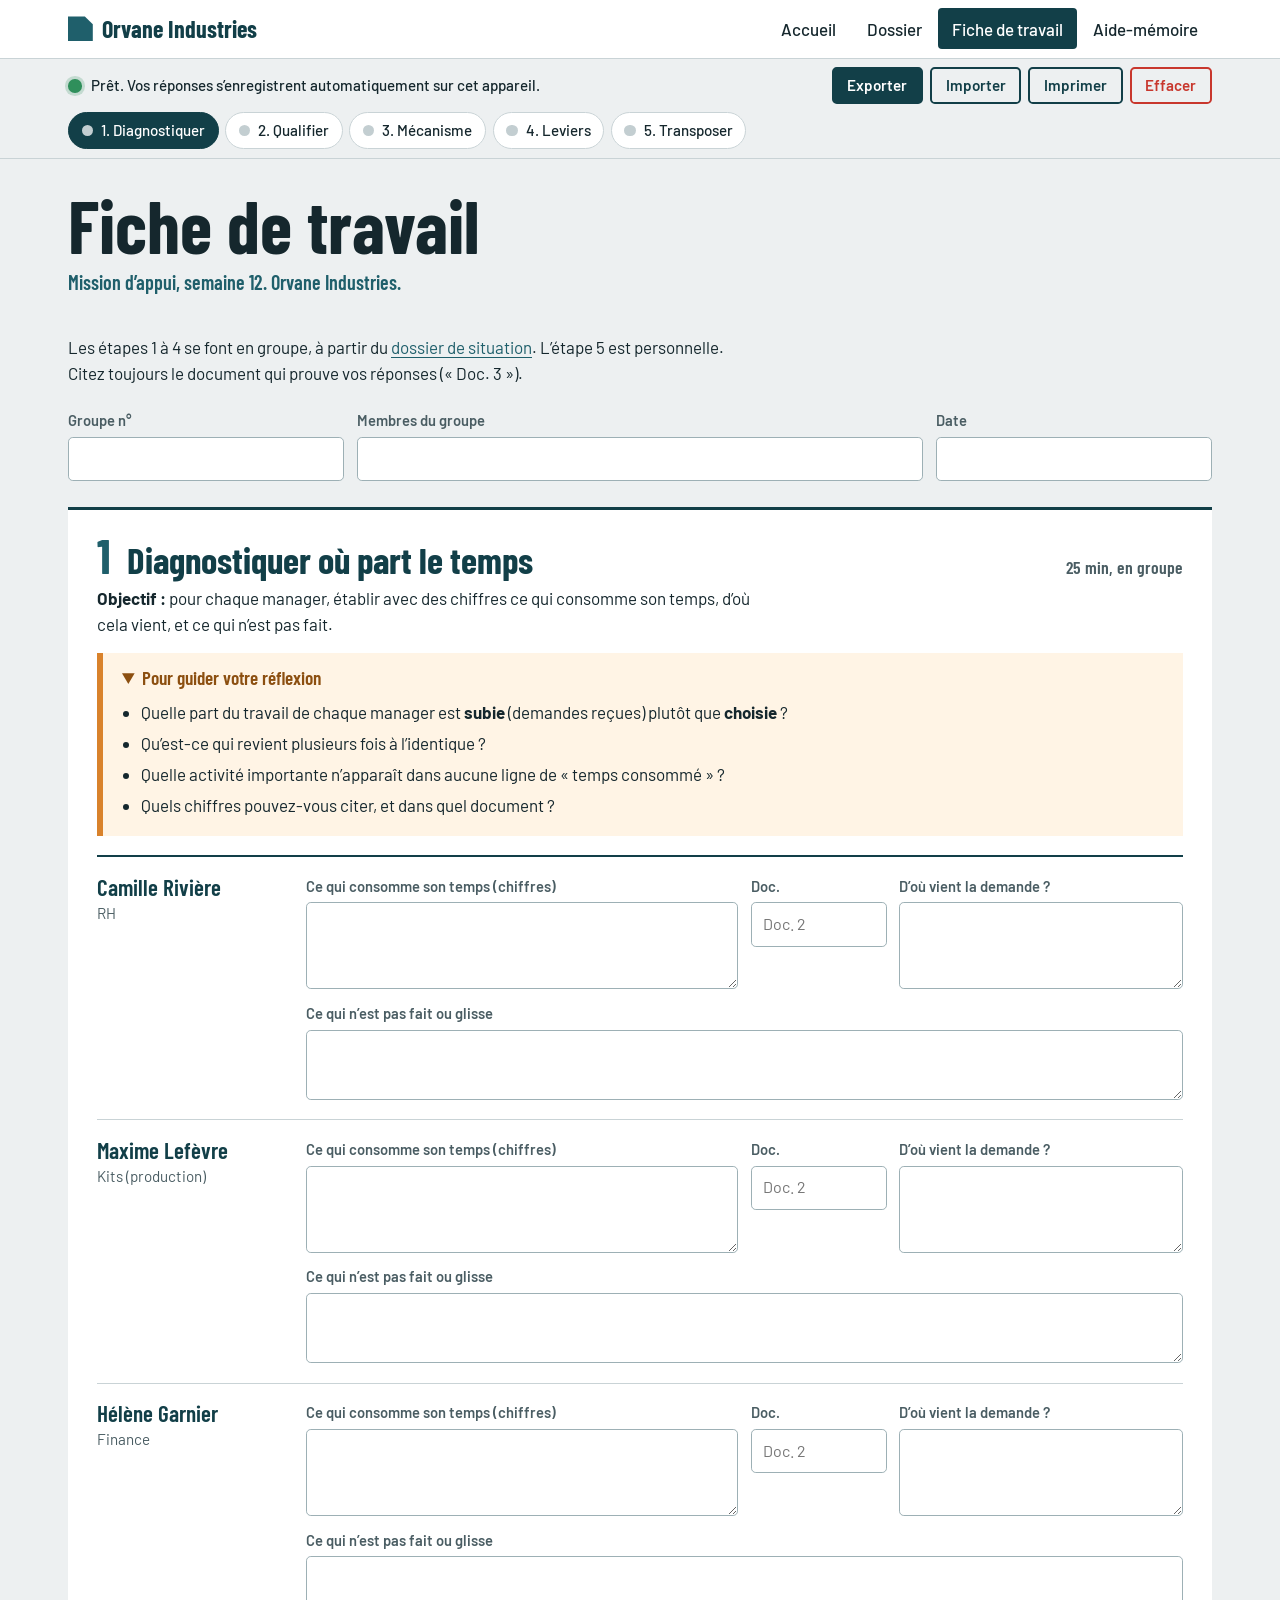
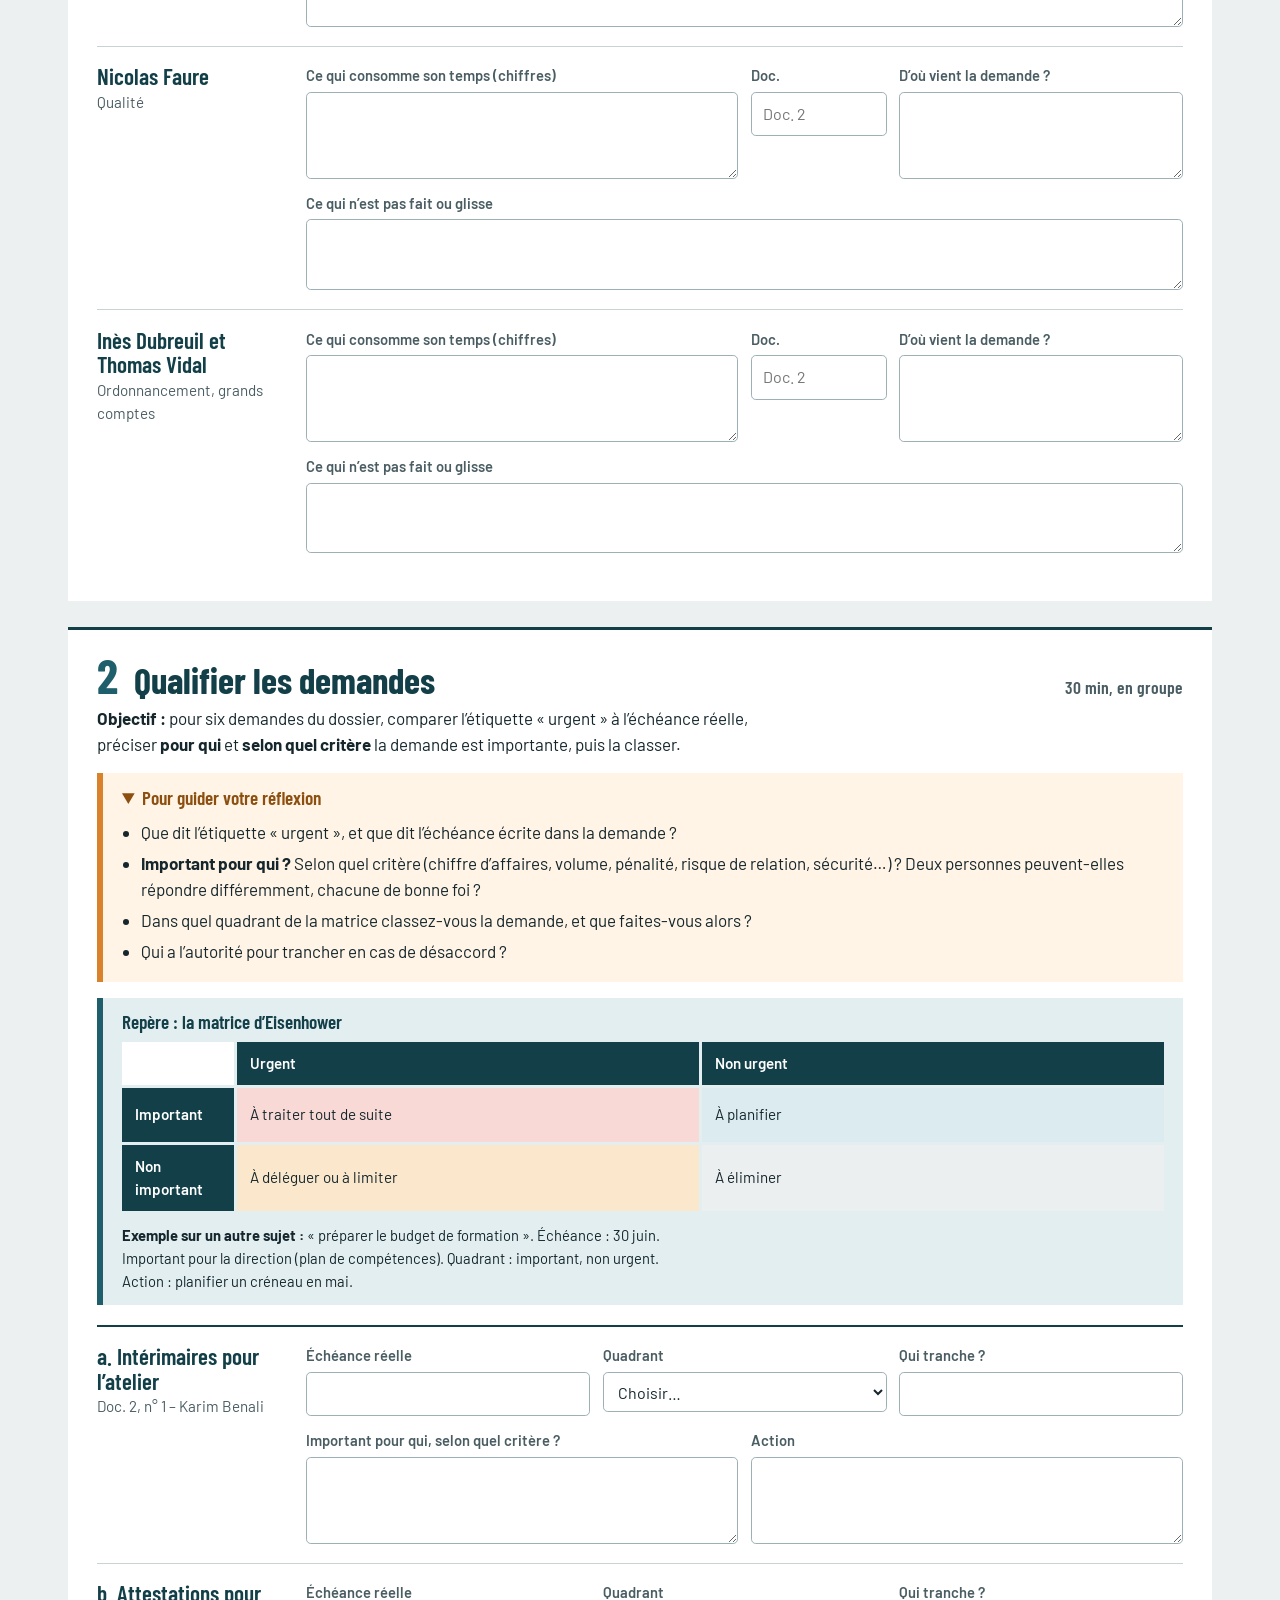
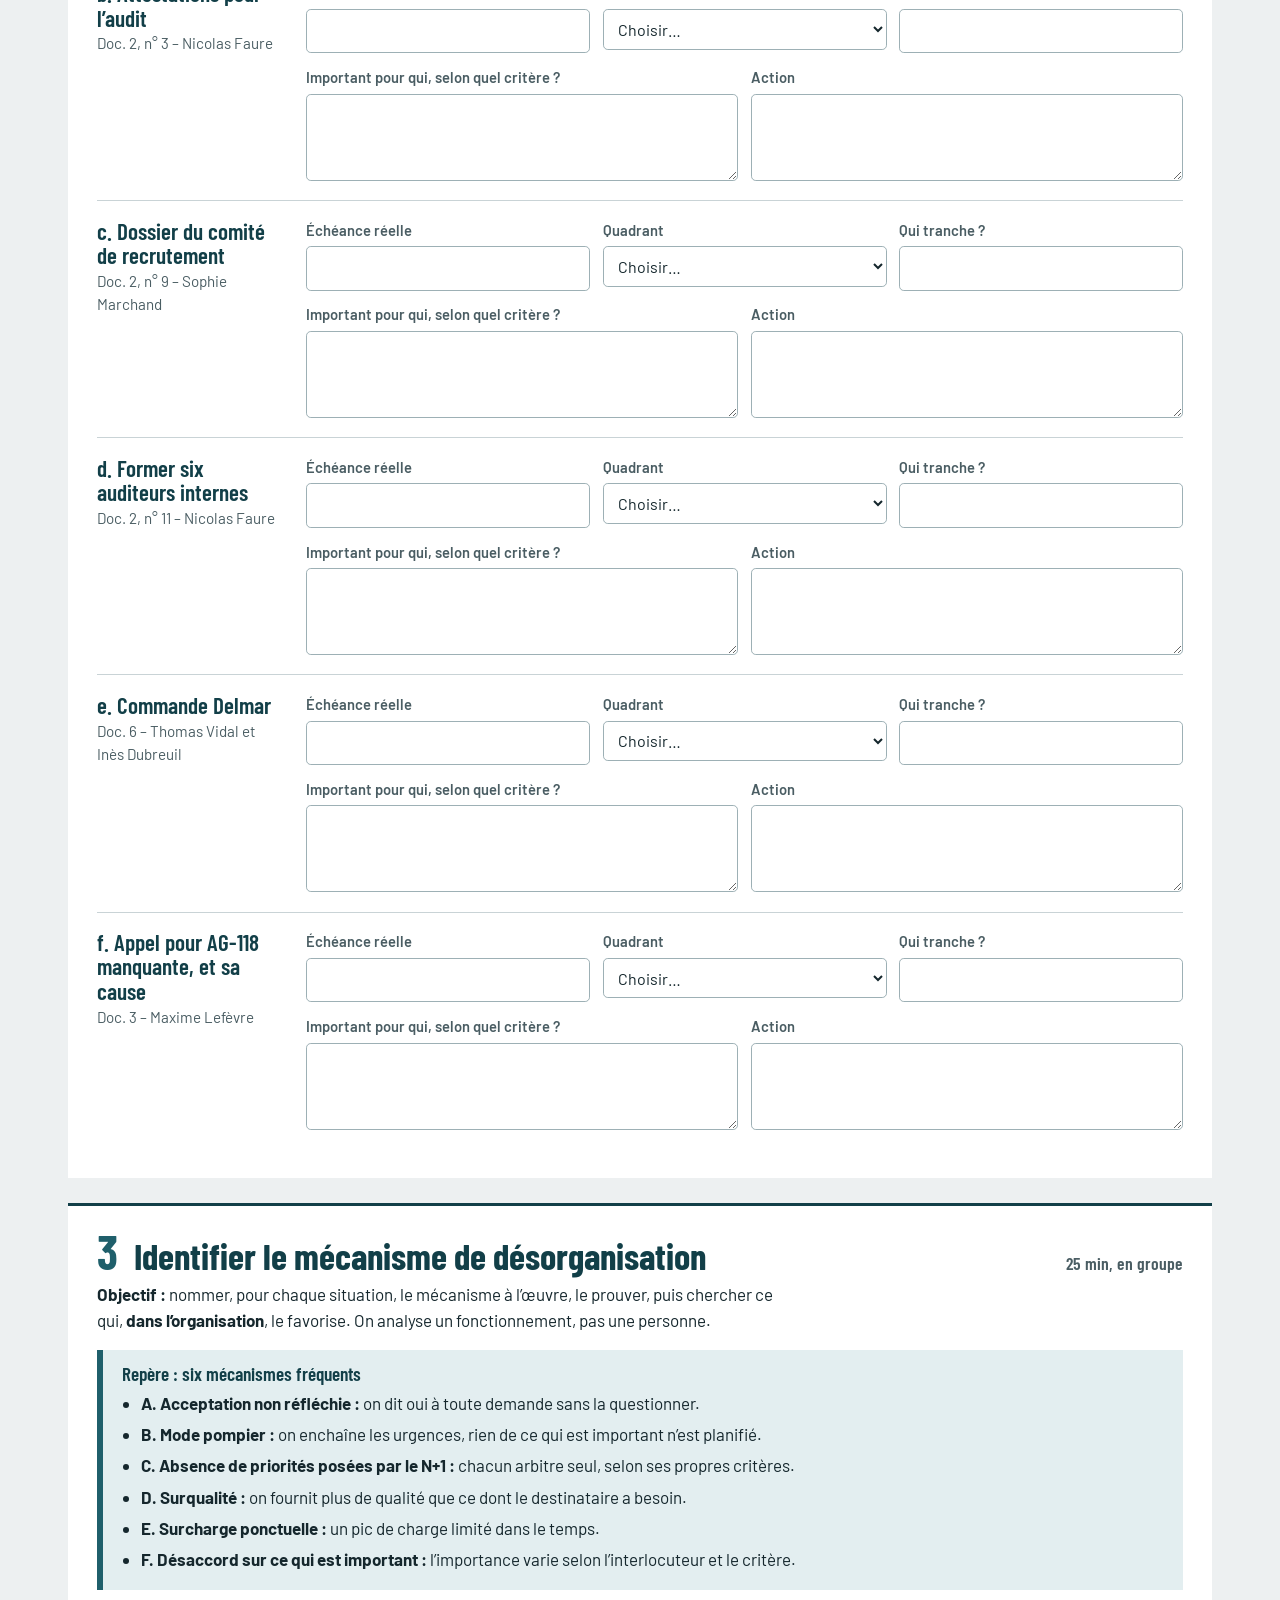
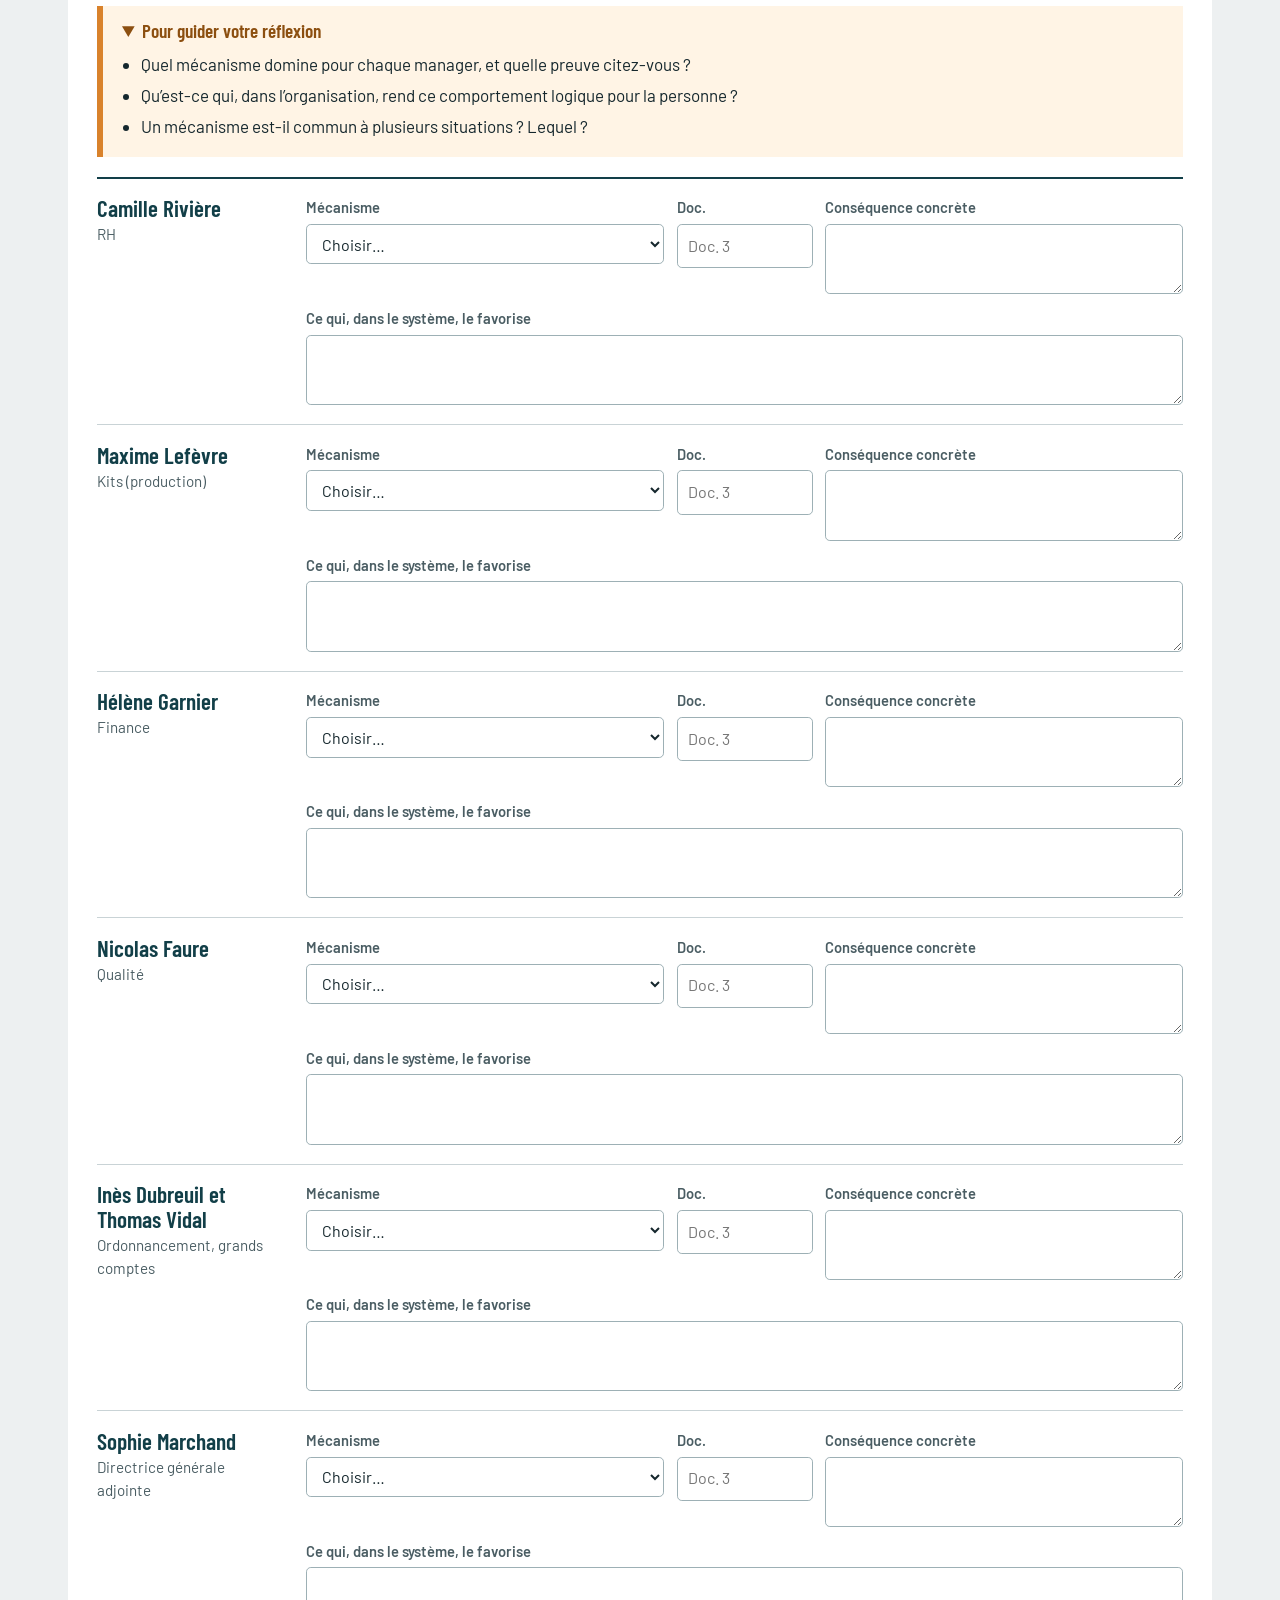
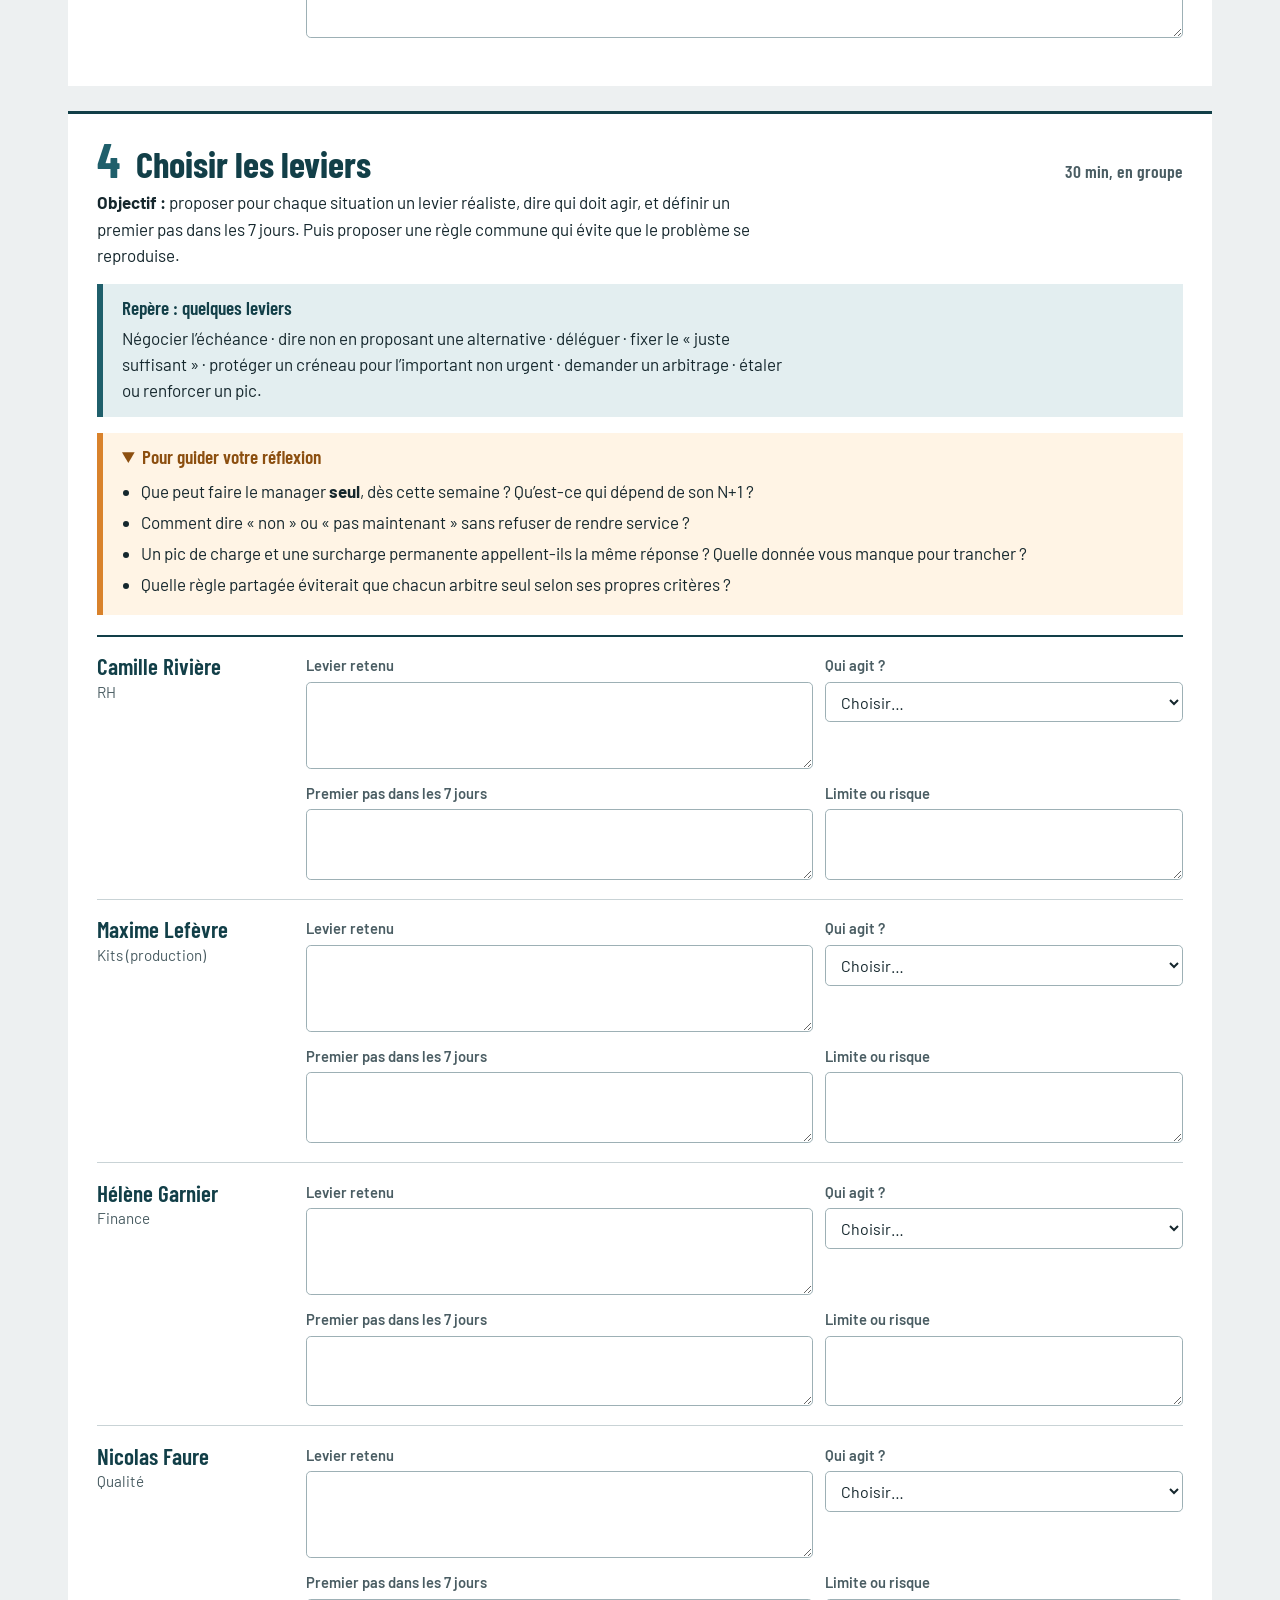
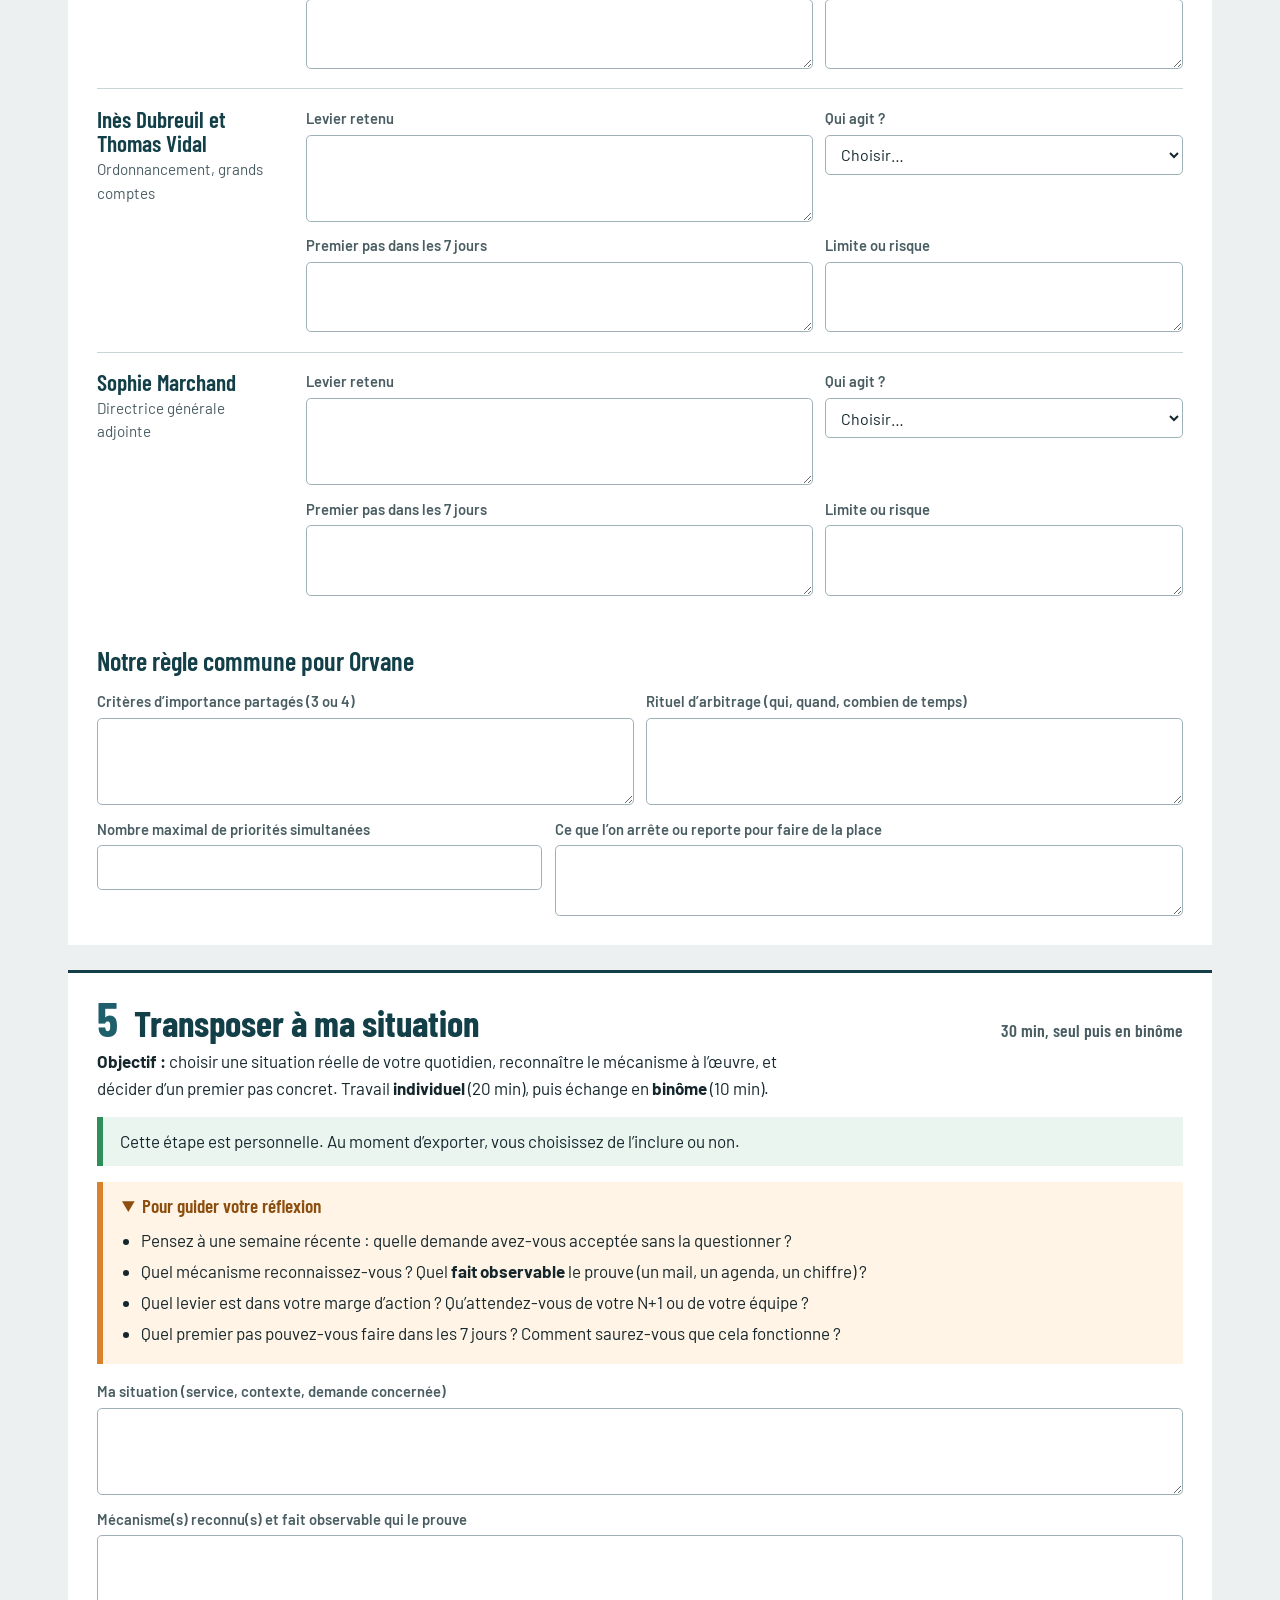
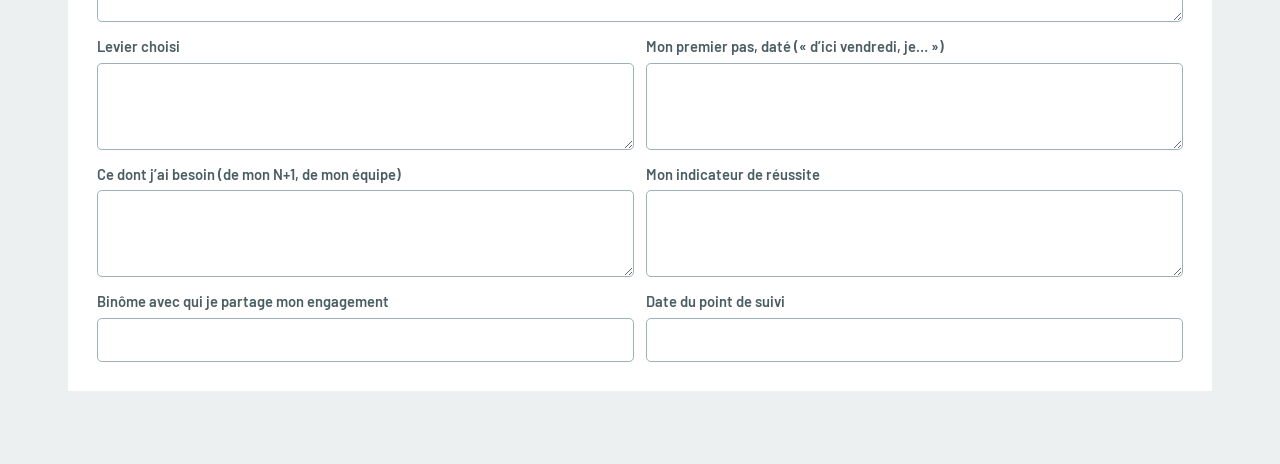
<file: fiche.html>
<!doctype html>
<html lang="fr">
<head>
<meta charset="utf-8">
<meta name="viewport" content="width=device-width, initial-scale=1">
<title>Fiche de travail – Orvane Industries</title>
<meta name="description" content="Fiche de travail en ligne avec enregistrement automatique, export et import.">
<meta name="robots" content="noindex">
<meta name="theme-color" content="#123F48">
<link rel="stylesheet" href="assets/style.css">
</head>
<body>
<a class="skip" href="#contenu">Aller au contenu</a>
<header class="top"><div class="wrap">
<a class="brand" href="index.html"><span class="brand-mark" aria-hidden="true"></span>Orvane Industries</a>
<nav aria-label="Navigation principale"><ul><li><a href="index.html">Accueil</a></li><li><a href="dossier.html">Dossier</a></li><li><a href="fiche.html" aria-current="page">Fiche de travail</a></li><li><a href="aide-memoire.html">Aide-mémoire</a></li></ul></nav>
</div></header>
<main id="contenu">

<form id="fiche" onsubmit="return false" autocomplete="off">
<div class="fbar" role="region" aria-label="Enregistrement et navigation"><div class="wrap">
  <div class="fbar-row">
    <div class="status" id="status" data-state="saved" role="status" aria-live="polite"><span class="dot" aria-hidden="true"></span><span id="status-text">Prêt. Vos réponses s’enregistrent automatiquement sur cet appareil.</span></div>
    <div class="fbar-actions"><button class="btn sm primary" id="btn-export" type="button">Exporter</button><button class="btn sm" id="btn-import" type="button">Importer</button><button class="btn sm" type="button" data-print>Imprimer</button><button class="btn sm danger" id="btn-clear" type="button">Effacer</button></div>
  </div>
  <p class="reminder" id="reminder" hidden></p>
  <ol class="steps" aria-label="Étapes de la fiche"><li><a href="#etape-1" data-step="1"><span class="d" aria-hidden="true"></span><span>1<span class="lbl">. Diagnostiquer</span></span></a></li><li><a href="#etape-2" data-step="2"><span class="d" aria-hidden="true"></span><span>2<span class="lbl">. Qualifier</span></span></a></li><li><a href="#etape-3" data-step="3"><span class="d" aria-hidden="true"></span><span>3<span class="lbl">. Mécanisme</span></span></a></li><li><a href="#etape-4" data-step="4"><span class="d" aria-hidden="true"></span><span>4<span class="lbl">. Leviers</span></span></a></li><li><a href="#etape-5" data-step="5"><span class="d" aria-hidden="true"></span><span>5<span class="lbl">. Transposer</span></span></a></li></ol>
</div></div>

<div class="wrap fmain">
  <div class="pagehead" style="padding-top:.4rem"><h1>Fiche de travail</h1><p class="when">Mission d’appui, semaine 12. Orvane Industries.</p></div>
  <p class="intro">Les étapes 1 à 4 se font en groupe, à partir du <a href="dossier.html">dossier de situation</a>. L’étape 5 est personnelle. Citez toujours le document qui prouve vos réponses (« Doc. 3 »).</p>
  <div class="groupfields" style="margin-bottom:1.6rem"><div class="field s3"><label for="f-g-groupe">Groupe n°</label><input id="f-g-groupe" data-key="g.groupe" type="text" autocomplete="off"></div><div class="field s6"><label for="f-g-membres">Membres du groupe</label><input id="f-g-membres" data-key="g.membres" type="text" autocomplete="off"></div><div class="field s3"><label for="f-g-date">Date</label><input id="f-g-date" data-key="g.date" type="text" autocomplete="off"></div></div>

  <section class="step first" id="etape-1" aria-labelledby="h-e1"><header><span class="n" aria-hidden="true">1</span><h2><span id="h-e1">Diagnostiquer où part le temps</span></h2><span class="meta">25 min, en groupe</span></header>
    <p class="objective"><strong>Objectif :</strong> pour chaque manager, établir avec des chiffres ce qui consomme son temps, d’où cela vient, et ce qui n’est pas fait.</p>
    <details class="guide" open><summary>Pour guider votre réflexion</summary><ul><li>Quelle part du travail de chaque manager est <strong>subie</strong> (demandes reçues) plutôt que <strong>choisie</strong> ?</li><li>Qu’est-ce qui revient plusieurs fois à l’identique ?</li><li>Quelle activité importante n’apparaît dans aucune ligne de « temps consommé » ?</li><li>Quels chiffres pouvez-vous citer, et dans quel document ?</li></ul></details>
    <div class="frows"><div class="frow"><div class="frow-title"><strong>Camille Rivière</strong><span>RH</span></div><div class="fields"><div class="field s6"><label for="f-s1-camille-chiffres">Ce qui consomme son temps (chiffres)</label><textarea id="f-s1-camille-chiffres" data-key="s1.camille.chiffres" rows="3"></textarea></div><div class="field s2"><label for="f-s1-camille-doc">Doc.</label><input id="f-s1-camille-doc" data-key="s1.camille.doc" type="text" autocomplete="off" placeholder="Doc. 2"></div><div class="field s4"><label for="f-s1-camille-origine">D’où vient la demande ?</label><textarea id="f-s1-camille-origine" data-key="s1.camille.origine" rows="3"></textarea></div><div class="field s12"><label for="f-s1-camille-glisse">Ce qui n’est pas fait ou glisse</label><textarea id="f-s1-camille-glisse" data-key="s1.camille.glisse" rows="2"></textarea></div></div></div><div class="frow"><div class="frow-title"><strong>Maxime Lefèvre</strong><span>Kits (production)</span></div><div class="fields"><div class="field s6"><label for="f-s1-maxime-chiffres">Ce qui consomme son temps (chiffres)</label><textarea id="f-s1-maxime-chiffres" data-key="s1.maxime.chiffres" rows="3"></textarea></div><div class="field s2"><label for="f-s1-maxime-doc">Doc.</label><input id="f-s1-maxime-doc" data-key="s1.maxime.doc" type="text" autocomplete="off" placeholder="Doc. 2"></div><div class="field s4"><label for="f-s1-maxime-origine">D’où vient la demande ?</label><textarea id="f-s1-maxime-origine" data-key="s1.maxime.origine" rows="3"></textarea></div><div class="field s12"><label for="f-s1-maxime-glisse">Ce qui n’est pas fait ou glisse</label><textarea id="f-s1-maxime-glisse" data-key="s1.maxime.glisse" rows="2"></textarea></div></div></div><div class="frow"><div class="frow-title"><strong>Hélène Garnier</strong><span>Finance</span></div><div class="fields"><div class="field s6"><label for="f-s1-helene-chiffres">Ce qui consomme son temps (chiffres)</label><textarea id="f-s1-helene-chiffres" data-key="s1.helene.chiffres" rows="3"></textarea></div><div class="field s2"><label for="f-s1-helene-doc">Doc.</label><input id="f-s1-helene-doc" data-key="s1.helene.doc" type="text" autocomplete="off" placeholder="Doc. 2"></div><div class="field s4"><label for="f-s1-helene-origine">D’où vient la demande ?</label><textarea id="f-s1-helene-origine" data-key="s1.helene.origine" rows="3"></textarea></div><div class="field s12"><label for="f-s1-helene-glisse">Ce qui n’est pas fait ou glisse</label><textarea id="f-s1-helene-glisse" data-key="s1.helene.glisse" rows="2"></textarea></div></div></div><div class="frow"><div class="frow-title"><strong>Nicolas Faure</strong><span>Qualité</span></div><div class="fields"><div class="field s6"><label for="f-s1-nicolas-chiffres">Ce qui consomme son temps (chiffres)</label><textarea id="f-s1-nicolas-chiffres" data-key="s1.nicolas.chiffres" rows="3"></textarea></div><div class="field s2"><label for="f-s1-nicolas-doc">Doc.</label><input id="f-s1-nicolas-doc" data-key="s1.nicolas.doc" type="text" autocomplete="off" placeholder="Doc. 2"></div><div class="field s4"><label for="f-s1-nicolas-origine">D’où vient la demande ?</label><textarea id="f-s1-nicolas-origine" data-key="s1.nicolas.origine" rows="3"></textarea></div><div class="field s12"><label for="f-s1-nicolas-glisse">Ce qui n’est pas fait ou glisse</label><textarea id="f-s1-nicolas-glisse" data-key="s1.nicolas.glisse" rows="2"></textarea></div></div></div><div class="frow"><div class="frow-title"><strong>Inès Dubreuil et Thomas Vidal</strong><span>Ordonnancement, grands comptes</span></div><div class="fields"><div class="field s6"><label for="f-s1-ines-chiffres">Ce qui consomme son temps (chiffres)</label><textarea id="f-s1-ines-chiffres" data-key="s1.ines.chiffres" rows="3"></textarea></div><div class="field s2"><label for="f-s1-ines-doc">Doc.</label><input id="f-s1-ines-doc" data-key="s1.ines.doc" type="text" autocomplete="off" placeholder="Doc. 2"></div><div class="field s4"><label for="f-s1-ines-origine">D’où vient la demande ?</label><textarea id="f-s1-ines-origine" data-key="s1.ines.origine" rows="3"></textarea></div><div class="field s12"><label for="f-s1-ines-glisse">Ce qui n’est pas fait ou glisse</label><textarea id="f-s1-ines-glisse" data-key="s1.ines.glisse" rows="2"></textarea></div></div></div></div>
  </section>

  <section class="step" id="etape-2" aria-labelledby="h-e2"><header><span class="n" aria-hidden="true">2</span><h2><span id="h-e2">Qualifier les demandes</span></h2><span class="meta">30 min, en groupe</span></header>
    <p class="objective"><strong>Objectif :</strong> pour six demandes du dossier, comparer l’étiquette « urgent » à l’échéance réelle, préciser <strong>pour qui</strong> et <strong>selon quel critère</strong> la demande est importante, puis la classer.</p>
    <details class="guide" open><summary>Pour guider votre réflexion</summary><ul><li>Que dit l’étiquette « urgent », et que dit l’échéance écrite dans la demande ?</li><li><strong>Important pour qui ?</strong> Selon quel critère (chiffre d’affaires, volume, pénalité, risque de relation, sécurité…) ? Deux personnes peuvent-elles répondre différemment, chacune de bonne foi ?</li><li>Dans quel quadrant de la matrice classez-vous la demande, et que faites-vous alors ?</li><li>Qui a l’autorité pour trancher en cas de désaccord ?</li></ul></details>
    <div class="ref-block"><strong class="t">Repère : la matrice d’Eisenhower</strong><div class="matrix" role="table" aria-label="Matrice d’Eisenhower"><div></div><div class="h" role="columnheader">Urgent</div><div class="h" role="columnheader">Non urgent</div><div class="h" role="rowheader">Important</div><div class="q q1">À traiter tout de suite</div><div class="q q2">À planifier</div><div class="h" role="rowheader">Non important</div><div class="q q3">À déléguer ou à limiter</div><div class="q q4">À éliminer</div></div><p class="small" style="margin:0"><strong>Exemple sur un autre sujet :</strong> « préparer le budget de formation ». Échéance : 30 juin. Important pour la direction (plan de compétences). Quadrant : important, non urgent. Action : planifier un créneau en mai.</p></div>
    <div class="frows"><div class="frow"><div class="frow-title"><strong>a. Intérimaires pour l’atelier</strong><span>Doc. 2, n° 1 – Karim Benali</span></div><div class="fields"><div class="field s4"><label for="f-s2-a-echeance">Échéance réelle</label><input id="f-s2-a-echeance" data-key="s2.a.echeance" type="text" autocomplete="off"></div><div class="field s4"><label for="f-s2-a-quadrant">Quadrant</label><select id="f-s2-a-quadrant" data-key="s2.a.quadrant"><option value="">Choisir…</option><option>Important et urgent</option><option>Important, non urgent</option><option>Urgent, non important</option><option>Ni urgent ni important</option></select></div><div class="field s4"><label for="f-s2-a-tranche">Qui tranche ?</label><input id="f-s2-a-tranche" data-key="s2.a.tranche" type="text" autocomplete="off"></div><div class="field s6"><label for="f-s2-a-important">Important pour qui, selon quel critère ?</label><textarea id="f-s2-a-important" data-key="s2.a.important" rows="3"></textarea></div><div class="field s6"><label for="f-s2-a-action">Action</label><textarea id="f-s2-a-action" data-key="s2.a.action" rows="3"></textarea></div></div></div><div class="frow"><div class="frow-title"><strong>b. Attestations pour l’audit</strong><span>Doc. 2, n° 3 – Nicolas Faure</span></div><div class="fields"><div class="field s4"><label for="f-s2-b-echeance">Échéance réelle</label><input id="f-s2-b-echeance" data-key="s2.b.echeance" type="text" autocomplete="off"></div><div class="field s4"><label for="f-s2-b-quadrant">Quadrant</label><select id="f-s2-b-quadrant" data-key="s2.b.quadrant"><option value="">Choisir…</option><option>Important et urgent</option><option>Important, non urgent</option><option>Urgent, non important</option><option>Ni urgent ni important</option></select></div><div class="field s4"><label for="f-s2-b-tranche">Qui tranche ?</label><input id="f-s2-b-tranche" data-key="s2.b.tranche" type="text" autocomplete="off"></div><div class="field s6"><label for="f-s2-b-important">Important pour qui, selon quel critère ?</label><textarea id="f-s2-b-important" data-key="s2.b.important" rows="3"></textarea></div><div class="field s6"><label for="f-s2-b-action">Action</label><textarea id="f-s2-b-action" data-key="s2.b.action" rows="3"></textarea></div></div></div><div class="frow"><div class="frow-title"><strong>c. Dossier du comité de recrutement</strong><span>Doc. 2, n° 9 – Sophie Marchand</span></div><div class="fields"><div class="field s4"><label for="f-s2-c-echeance">Échéance réelle</label><input id="f-s2-c-echeance" data-key="s2.c.echeance" type="text" autocomplete="off"></div><div class="field s4"><label for="f-s2-c-quadrant">Quadrant</label><select id="f-s2-c-quadrant" data-key="s2.c.quadrant"><option value="">Choisir…</option><option>Important et urgent</option><option>Important, non urgent</option><option>Urgent, non important</option><option>Ni urgent ni important</option></select></div><div class="field s4"><label for="f-s2-c-tranche">Qui tranche ?</label><input id="f-s2-c-tranche" data-key="s2.c.tranche" type="text" autocomplete="off"></div><div class="field s6"><label for="f-s2-c-important">Important pour qui, selon quel critère ?</label><textarea id="f-s2-c-important" data-key="s2.c.important" rows="3"></textarea></div><div class="field s6"><label for="f-s2-c-action">Action</label><textarea id="f-s2-c-action" data-key="s2.c.action" rows="3"></textarea></div></div></div><div class="frow"><div class="frow-title"><strong>d. Former six auditeurs internes</strong><span>Doc. 2, n° 11 – Nicolas Faure</span></div><div class="fields"><div class="field s4"><label for="f-s2-d-echeance">Échéance réelle</label><input id="f-s2-d-echeance" data-key="s2.d.echeance" type="text" autocomplete="off"></div><div class="field s4"><label for="f-s2-d-quadrant">Quadrant</label><select id="f-s2-d-quadrant" data-key="s2.d.quadrant"><option value="">Choisir…</option><option>Important et urgent</option><option>Important, non urgent</option><option>Urgent, non important</option><option>Ni urgent ni important</option></select></div><div class="field s4"><label for="f-s2-d-tranche">Qui tranche ?</label><input id="f-s2-d-tranche" data-key="s2.d.tranche" type="text" autocomplete="off"></div><div class="field s6"><label for="f-s2-d-important">Important pour qui, selon quel critère ?</label><textarea id="f-s2-d-important" data-key="s2.d.important" rows="3"></textarea></div><div class="field s6"><label for="f-s2-d-action">Action</label><textarea id="f-s2-d-action" data-key="s2.d.action" rows="3"></textarea></div></div></div><div class="frow"><div class="frow-title"><strong>e. Commande Delmar</strong><span>Doc. 6 – Thomas Vidal et Inès Dubreuil</span></div><div class="fields"><div class="field s4"><label for="f-s2-e-echeance">Échéance réelle</label><input id="f-s2-e-echeance" data-key="s2.e.echeance" type="text" autocomplete="off"></div><div class="field s4"><label for="f-s2-e-quadrant">Quadrant</label><select id="f-s2-e-quadrant" data-key="s2.e.quadrant"><option value="">Choisir…</option><option>Important et urgent</option><option>Important, non urgent</option><option>Urgent, non important</option><option>Ni urgent ni important</option></select></div><div class="field s4"><label for="f-s2-e-tranche">Qui tranche ?</label><input id="f-s2-e-tranche" data-key="s2.e.tranche" type="text" autocomplete="off"></div><div class="field s6"><label for="f-s2-e-important">Important pour qui, selon quel critère ?</label><textarea id="f-s2-e-important" data-key="s2.e.important" rows="3"></textarea></div><div class="field s6"><label for="f-s2-e-action">Action</label><textarea id="f-s2-e-action" data-key="s2.e.action" rows="3"></textarea></div></div></div><div class="frow"><div class="frow-title"><strong>f. Appel pour AG-118 manquante, et sa cause</strong><span>Doc. 3 – Maxime Lefèvre</span></div><div class="fields"><div class="field s4"><label for="f-s2-f-echeance">Échéance réelle</label><input id="f-s2-f-echeance" data-key="s2.f.echeance" type="text" autocomplete="off"></div><div class="field s4"><label for="f-s2-f-quadrant">Quadrant</label><select id="f-s2-f-quadrant" data-key="s2.f.quadrant"><option value="">Choisir…</option><option>Important et urgent</option><option>Important, non urgent</option><option>Urgent, non important</option><option>Ni urgent ni important</option></select></div><div class="field s4"><label for="f-s2-f-tranche">Qui tranche ?</label><input id="f-s2-f-tranche" data-key="s2.f.tranche" type="text" autocomplete="off"></div><div class="field s6"><label for="f-s2-f-important">Important pour qui, selon quel critère ?</label><textarea id="f-s2-f-important" data-key="s2.f.important" rows="3"></textarea></div><div class="field s6"><label for="f-s2-f-action">Action</label><textarea id="f-s2-f-action" data-key="s2.f.action" rows="3"></textarea></div></div></div></div>
  </section>

  <section class="step" id="etape-3" aria-labelledby="h-e3"><header><span class="n" aria-hidden="true">3</span><h2><span id="h-e3">Identifier le mécanisme de désorganisation</span></h2><span class="meta">25 min, en groupe</span></header>
    <p class="objective"><strong>Objectif :</strong> nommer, pour chaque situation, le mécanisme à l’œuvre, le prouver, puis chercher ce qui, <strong>dans l’organisation</strong>, le favorise. On analyse un fonctionnement, pas une personne.</p>
    <div class="ref-block"><strong class="t">Repère : six mécanismes fréquents</strong><ul><li><strong>A. Acceptation non réfléchie :</strong> on dit oui à toute demande sans la questionner.</li><li><strong>B. Mode pompier :</strong> on enchaîne les urgences, rien de ce qui est important n’est planifié.</li><li><strong>C. Absence de priorités posées par le N+1 :</strong> chacun arbitre seul, selon ses propres critères.</li><li><strong>D. Surqualité :</strong> on fournit plus de qualité que ce dont le destinataire a besoin.</li><li><strong>E. Surcharge ponctuelle :</strong> un pic de charge limité dans le temps.</li><li><strong>F. Désaccord sur ce qui est important :</strong> l’importance varie selon l’interlocuteur et le critère.</li></ul></div>
    <details class="guide" open><summary>Pour guider votre réflexion</summary><ul><li>Quel mécanisme domine pour chaque manager, et quelle preuve citez-vous ?</li><li>Qu’est-ce qui, dans l’organisation, rend ce comportement logique pour la personne ?</li><li>Un mécanisme est-il commun à plusieurs situations ? Lequel ?</li></ul></details>
    <div class="frows"><div class="frow"><div class="frow-title"><strong>Camille Rivière</strong><span>RH</span></div><div class="fields"><div class="field s5"><label for="f-s3-camille-meca">Mécanisme</label><select id="f-s3-camille-meca" data-key="s3.camille.meca"><option value="">Choisir…</option><option>A. Acceptation non réfléchie</option><option>B. Mode pompier</option><option>C. Pas de priorités posées par le N+1</option><option>D. Surqualité</option><option>E. Surcharge ponctuelle</option><option>F. Désaccord sur ce qui est important</option></select></div><div class="field s2"><label for="f-s3-camille-doc">Doc.</label><input id="f-s3-camille-doc" data-key="s3.camille.doc" type="text" autocomplete="off" placeholder="Doc. 3"></div><div class="field s5"><label for="f-s3-camille-consequence">Conséquence concrète</label><textarea id="f-s3-camille-consequence" data-key="s3.camille.consequence" rows="2"></textarea></div><div class="field s12"><label for="f-s3-camille-systeme">Ce qui, dans le système, le favorise</label><textarea id="f-s3-camille-systeme" data-key="s3.camille.systeme" rows="2"></textarea></div></div></div><div class="frow"><div class="frow-title"><strong>Maxime Lefèvre</strong><span>Kits (production)</span></div><div class="fields"><div class="field s5"><label for="f-s3-maxime-meca">Mécanisme</label><select id="f-s3-maxime-meca" data-key="s3.maxime.meca"><option value="">Choisir…</option><option>A. Acceptation non réfléchie</option><option>B. Mode pompier</option><option>C. Pas de priorités posées par le N+1</option><option>D. Surqualité</option><option>E. Surcharge ponctuelle</option><option>F. Désaccord sur ce qui est important</option></select></div><div class="field s2"><label for="f-s3-maxime-doc">Doc.</label><input id="f-s3-maxime-doc" data-key="s3.maxime.doc" type="text" autocomplete="off" placeholder="Doc. 3"></div><div class="field s5"><label for="f-s3-maxime-consequence">Conséquence concrète</label><textarea id="f-s3-maxime-consequence" data-key="s3.maxime.consequence" rows="2"></textarea></div><div class="field s12"><label for="f-s3-maxime-systeme">Ce qui, dans le système, le favorise</label><textarea id="f-s3-maxime-systeme" data-key="s3.maxime.systeme" rows="2"></textarea></div></div></div><div class="frow"><div class="frow-title"><strong>Hélène Garnier</strong><span>Finance</span></div><div class="fields"><div class="field s5"><label for="f-s3-helene-meca">Mécanisme</label><select id="f-s3-helene-meca" data-key="s3.helene.meca"><option value="">Choisir…</option><option>A. Acceptation non réfléchie</option><option>B. Mode pompier</option><option>C. Pas de priorités posées par le N+1</option><option>D. Surqualité</option><option>E. Surcharge ponctuelle</option><option>F. Désaccord sur ce qui est important</option></select></div><div class="field s2"><label for="f-s3-helene-doc">Doc.</label><input id="f-s3-helene-doc" data-key="s3.helene.doc" type="text" autocomplete="off" placeholder="Doc. 3"></div><div class="field s5"><label for="f-s3-helene-consequence">Conséquence concrète</label><textarea id="f-s3-helene-consequence" data-key="s3.helene.consequence" rows="2"></textarea></div><div class="field s12"><label for="f-s3-helene-systeme">Ce qui, dans le système, le favorise</label><textarea id="f-s3-helene-systeme" data-key="s3.helene.systeme" rows="2"></textarea></div></div></div><div class="frow"><div class="frow-title"><strong>Nicolas Faure</strong><span>Qualité</span></div><div class="fields"><div class="field s5"><label for="f-s3-nicolas-meca">Mécanisme</label><select id="f-s3-nicolas-meca" data-key="s3.nicolas.meca"><option value="">Choisir…</option><option>A. Acceptation non réfléchie</option><option>B. Mode pompier</option><option>C. Pas de priorités posées par le N+1</option><option>D. Surqualité</option><option>E. Surcharge ponctuelle</option><option>F. Désaccord sur ce qui est important</option></select></div><div class="field s2"><label for="f-s3-nicolas-doc">Doc.</label><input id="f-s3-nicolas-doc" data-key="s3.nicolas.doc" type="text" autocomplete="off" placeholder="Doc. 3"></div><div class="field s5"><label for="f-s3-nicolas-consequence">Conséquence concrète</label><textarea id="f-s3-nicolas-consequence" data-key="s3.nicolas.consequence" rows="2"></textarea></div><div class="field s12"><label for="f-s3-nicolas-systeme">Ce qui, dans le système, le favorise</label><textarea id="f-s3-nicolas-systeme" data-key="s3.nicolas.systeme" rows="2"></textarea></div></div></div><div class="frow"><div class="frow-title"><strong>Inès Dubreuil et Thomas Vidal</strong><span>Ordonnancement, grands comptes</span></div><div class="fields"><div class="field s5"><label for="f-s3-ines-meca">Mécanisme</label><select id="f-s3-ines-meca" data-key="s3.ines.meca"><option value="">Choisir…</option><option>A. Acceptation non réfléchie</option><option>B. Mode pompier</option><option>C. Pas de priorités posées par le N+1</option><option>D. Surqualité</option><option>E. Surcharge ponctuelle</option><option>F. Désaccord sur ce qui est important</option></select></div><div class="field s2"><label for="f-s3-ines-doc">Doc.</label><input id="f-s3-ines-doc" data-key="s3.ines.doc" type="text" autocomplete="off" placeholder="Doc. 3"></div><div class="field s5"><label for="f-s3-ines-consequence">Conséquence concrète</label><textarea id="f-s3-ines-consequence" data-key="s3.ines.consequence" rows="2"></textarea></div><div class="field s12"><label for="f-s3-ines-systeme">Ce qui, dans le système, le favorise</label><textarea id="f-s3-ines-systeme" data-key="s3.ines.systeme" rows="2"></textarea></div></div></div><div class="frow"><div class="frow-title"><strong>Sophie Marchand</strong><span>Directrice générale adjointe</span></div><div class="fields"><div class="field s5"><label for="f-s3-sophie-meca">Mécanisme</label><select id="f-s3-sophie-meca" data-key="s3.sophie.meca"><option value="">Choisir…</option><option>A. Acceptation non réfléchie</option><option>B. Mode pompier</option><option>C. Pas de priorités posées par le N+1</option><option>D. Surqualité</option><option>E. Surcharge ponctuelle</option><option>F. Désaccord sur ce qui est important</option></select></div><div class="field s2"><label for="f-s3-sophie-doc">Doc.</label><input id="f-s3-sophie-doc" data-key="s3.sophie.doc" type="text" autocomplete="off" placeholder="Doc. 3"></div><div class="field s5"><label for="f-s3-sophie-consequence">Conséquence concrète</label><textarea id="f-s3-sophie-consequence" data-key="s3.sophie.consequence" rows="2"></textarea></div><div class="field s12"><label for="f-s3-sophie-systeme">Ce qui, dans le système, le favorise</label><textarea id="f-s3-sophie-systeme" data-key="s3.sophie.systeme" rows="2"></textarea></div></div></div></div>
  </section>

  <section class="step" id="etape-4" aria-labelledby="h-e4"><header><span class="n" aria-hidden="true">4</span><h2><span id="h-e4">Choisir les leviers</span></h2><span class="meta">30 min, en groupe</span></header>
    <p class="objective"><strong>Objectif :</strong> proposer pour chaque situation un levier réaliste, dire qui doit agir, et définir un premier pas dans les 7 jours. Puis proposer une règle commune qui évite que le problème se reproduise.</p>
    <div class="ref-block"><strong class="t">Repère : quelques leviers</strong><p style="margin:0">Négocier l’échéance · dire non en proposant une alternative · déléguer · fixer le « juste suffisant » · protéger un créneau pour l’important non urgent · demander un arbitrage · étaler ou renforcer un pic.</p></div>
    <details class="guide" open><summary>Pour guider votre réflexion</summary><ul><li>Que peut faire le manager <strong>seul</strong>, dès cette semaine ? Qu’est-ce qui dépend de son N+1 ?</li><li>Comment dire « non » ou « pas maintenant » sans refuser de rendre service ?</li><li>Un pic de charge et une surcharge permanente appellent-ils la même réponse ? Quelle donnée vous manque pour trancher ?</li><li>Quelle règle partagée éviterait que chacun arbitre seul selon ses propres critères ?</li></ul></details>
    <div class="frows"><div class="frow"><div class="frow-title"><strong>Camille Rivière</strong><span>RH</span></div><div class="fields"><div class="field s7"><label for="f-s4-camille-levier">Levier retenu</label><textarea id="f-s4-camille-levier" data-key="s4.camille.levier" rows="3"></textarea></div><div class="field s5"><label for="f-s4-camille-qui">Qui agit ?</label><select id="f-s4-camille-qui" data-key="s4.camille.qui"><option value="">Choisir…</option><option>Le manager seul</option><option>Le N+1 (arbitrage)</option><option>Les deux</option></select></div><div class="field s7"><label for="f-s4-camille-pas">Premier pas dans les 7 jours</label><textarea id="f-s4-camille-pas" data-key="s4.camille.pas" rows="2"></textarea></div><div class="field s5"><label for="f-s4-camille-limite">Limite ou risque</label><textarea id="f-s4-camille-limite" data-key="s4.camille.limite" rows="2"></textarea></div></div></div><div class="frow"><div class="frow-title"><strong>Maxime Lefèvre</strong><span>Kits (production)</span></div><div class="fields"><div class="field s7"><label for="f-s4-maxime-levier">Levier retenu</label><textarea id="f-s4-maxime-levier" data-key="s4.maxime.levier" rows="3"></textarea></div><div class="field s5"><label for="f-s4-maxime-qui">Qui agit ?</label><select id="f-s4-maxime-qui" data-key="s4.maxime.qui"><option value="">Choisir…</option><option>Le manager seul</option><option>Le N+1 (arbitrage)</option><option>Les deux</option></select></div><div class="field s7"><label for="f-s4-maxime-pas">Premier pas dans les 7 jours</label><textarea id="f-s4-maxime-pas" data-key="s4.maxime.pas" rows="2"></textarea></div><div class="field s5"><label for="f-s4-maxime-limite">Limite ou risque</label><textarea id="f-s4-maxime-limite" data-key="s4.maxime.limite" rows="2"></textarea></div></div></div><div class="frow"><div class="frow-title"><strong>Hélène Garnier</strong><span>Finance</span></div><div class="fields"><div class="field s7"><label for="f-s4-helene-levier">Levier retenu</label><textarea id="f-s4-helene-levier" data-key="s4.helene.levier" rows="3"></textarea></div><div class="field s5"><label for="f-s4-helene-qui">Qui agit ?</label><select id="f-s4-helene-qui" data-key="s4.helene.qui"><option value="">Choisir…</option><option>Le manager seul</option><option>Le N+1 (arbitrage)</option><option>Les deux</option></select></div><div class="field s7"><label for="f-s4-helene-pas">Premier pas dans les 7 jours</label><textarea id="f-s4-helene-pas" data-key="s4.helene.pas" rows="2"></textarea></div><div class="field s5"><label for="f-s4-helene-limite">Limite ou risque</label><textarea id="f-s4-helene-limite" data-key="s4.helene.limite" rows="2"></textarea></div></div></div><div class="frow"><div class="frow-title"><strong>Nicolas Faure</strong><span>Qualité</span></div><div class="fields"><div class="field s7"><label for="f-s4-nicolas-levier">Levier retenu</label><textarea id="f-s4-nicolas-levier" data-key="s4.nicolas.levier" rows="3"></textarea></div><div class="field s5"><label for="f-s4-nicolas-qui">Qui agit ?</label><select id="f-s4-nicolas-qui" data-key="s4.nicolas.qui"><option value="">Choisir…</option><option>Le manager seul</option><option>Le N+1 (arbitrage)</option><option>Les deux</option></select></div><div class="field s7"><label for="f-s4-nicolas-pas">Premier pas dans les 7 jours</label><textarea id="f-s4-nicolas-pas" data-key="s4.nicolas.pas" rows="2"></textarea></div><div class="field s5"><label for="f-s4-nicolas-limite">Limite ou risque</label><textarea id="f-s4-nicolas-limite" data-key="s4.nicolas.limite" rows="2"></textarea></div></div></div><div class="frow"><div class="frow-title"><strong>Inès Dubreuil et Thomas Vidal</strong><span>Ordonnancement, grands comptes</span></div><div class="fields"><div class="field s7"><label for="f-s4-ines-levier">Levier retenu</label><textarea id="f-s4-ines-levier" data-key="s4.ines.levier" rows="3"></textarea></div><div class="field s5"><label for="f-s4-ines-qui">Qui agit ?</label><select id="f-s4-ines-qui" data-key="s4.ines.qui"><option value="">Choisir…</option><option>Le manager seul</option><option>Le N+1 (arbitrage)</option><option>Les deux</option></select></div><div class="field s7"><label for="f-s4-ines-pas">Premier pas dans les 7 jours</label><textarea id="f-s4-ines-pas" data-key="s4.ines.pas" rows="2"></textarea></div><div class="field s5"><label for="f-s4-ines-limite">Limite ou risque</label><textarea id="f-s4-ines-limite" data-key="s4.ines.limite" rows="2"></textarea></div></div></div><div class="frow"><div class="frow-title"><strong>Sophie Marchand</strong><span>Directrice générale adjointe</span></div><div class="fields"><div class="field s7"><label for="f-s4-sophie-levier">Levier retenu</label><textarea id="f-s4-sophie-levier" data-key="s4.sophie.levier" rows="3"></textarea></div><div class="field s5"><label for="f-s4-sophie-qui">Qui agit ?</label><select id="f-s4-sophie-qui" data-key="s4.sophie.qui"><option value="">Choisir…</option><option>Le manager seul</option><option>Le N+1 (arbitrage)</option><option>Les deux</option></select></div><div class="field s7"><label for="f-s4-sophie-pas">Premier pas dans les 7 jours</label><textarea id="f-s4-sophie-pas" data-key="s4.sophie.pas" rows="2"></textarea></div><div class="field s5"><label for="f-s4-sophie-limite">Limite ou risque</label><textarea id="f-s4-sophie-limite" data-key="s4.sophie.limite" rows="2"></textarea></div></div></div></div>
    <h3>Notre règle commune pour Orvane</h3><div class="groupfields"><div class="field s6"><label for="f-s4-regle-criteres">Critères d’importance partagés (3 ou 4)</label><textarea id="f-s4-regle-criteres" data-key="s4.regle.criteres" rows="3"></textarea></div><div class="field s6"><label for="f-s4-regle-rituel">Rituel d’arbitrage (qui, quand, combien de temps)</label><textarea id="f-s4-regle-rituel" data-key="s4.regle.rituel" rows="3"></textarea></div><div class="field s5"><label for="f-s4-regle-plafond">Nombre maximal de priorités simultanées</label><input id="f-s4-regle-plafond" data-key="s4.regle.plafond" type="text" autocomplete="off"></div><div class="field s7"><label for="f-s4-regle-reporte">Ce que l’on arrête ou reporte pour faire de la place</label><textarea id="f-s4-regle-reporte" data-key="s4.regle.reporte" rows="2"></textarea></div></div>
  </section>

  <section class="step" id="etape-5" aria-labelledby="h-e5"><header><span class="n" aria-hidden="true">5</span><h2><span id="h-e5">Transposer à ma situation</span></h2><span class="meta">30 min, seul puis en binôme</span></header>
    <p class="objective"><strong>Objectif :</strong> choisir une situation réelle de votre quotidien, reconnaître le mécanisme à l’œuvre, et décider d’un premier pas concret. Travail <strong>individuel</strong> (20 min), puis échange en <strong>binôme</strong> (10 min).</p>
    <p class="personal">Cette étape est personnelle. Au moment d’exporter, vous choisissez de l’inclure ou non.</p>
    <details class="guide" open><summary>Pour guider votre réflexion</summary><ul><li>Pensez à une semaine récente : quelle demande avez-vous acceptée sans la questionner ?</li><li>Quel mécanisme reconnaissez-vous ? Quel <strong>fait observable</strong> le prouve (un mail, un agenda, un chiffre) ?</li><li>Quel levier est dans votre marge d’action ? Qu’attendez-vous de votre N+1 ou de votre équipe ?</li><li>Quel premier pas pouvez-vous faire dans les 7 jours ? Comment saurez-vous que cela fonctionne ?</li></ul></details>
    <div class="groupfields"><div class="field s12"><label for="f-s5-situation">Ma situation (service, contexte, demande concernée)</label><textarea id="f-s5-situation" data-key="s5.situation" rows="3"></textarea></div><div class="field s12"><label for="f-s5-mecanisme">Mécanisme(s) reconnu(s) et fait observable qui le prouve</label><textarea id="f-s5-mecanisme" data-key="s5.mecanisme" rows="3"></textarea></div><div class="field s6"><label for="f-s5-levier">Levier choisi</label><textarea id="f-s5-levier" data-key="s5.levier" rows="3"></textarea></div><div class="field s6"><label for="f-s5-pas">Mon premier pas, daté (« d’ici vendredi, je… »)</label><textarea id="f-s5-pas" data-key="s5.pas" rows="3"></textarea></div><div class="field s6"><label for="f-s5-besoin">Ce dont j’ai besoin (de mon N+1, de mon équipe)</label><textarea id="f-s5-besoin" data-key="s5.besoin" rows="3"></textarea></div><div class="field s6"><label for="f-s5-indicateur">Mon indicateur de réussite</label><textarea id="f-s5-indicateur" data-key="s5.indicateur" rows="3"></textarea></div><div class="field s6"><label for="f-s5-binome">Binôme avec qui je partage mon engagement</label><input id="f-s5-binome" data-key="s5.binome" type="text" autocomplete="off"></div><div class="field s6"><label for="f-s5-suivi">Date du point de suivi</label><input id="f-s5-suivi" data-key="s5.suivi" type="text" autocomplete="off"></div></div>
  </section>
</div>

</form>

<input type="file" id="import-file" accept=".json,application/json" hidden>
<dialog id="export-dialog" aria-labelledby="exp-title"><form method="dialog">
  <h2 id="exp-title">Exporter mes réponses</h2>
  <fieldset><legend>Format du fichier</legend>
    <label class="opt"><input type="radio" name="fmt" value="json" checked><span><strong>Fichier de reprise (.json)</strong><br>Pour retrouver votre travail plus tard ou sur un autre appareil, avec le bouton Importer.</span></label>
    <label class="opt"><input type="radio" name="fmt" value="txt"><span><strong>Texte lisible (.txt)</strong><br>Pour le lire ou l’envoyer à votre formateur.</span></label>
  </fieldset>
  <label class="opt"><input type="checkbox" id="inc5" checked><span><strong>Inclure l’étape 5</strong><br>Elle est personnelle : décochez-la si vous ne souhaitez pas la partager.</span></label>
  <div class="actions"><button type="button" class="btn" data-close>Annuler</button><button class="btn primary" value="ok">Créer le fichier</button></div>
</form></dialog>
<dialog id="ask-dialog" aria-labelledby="ask-title"><form method="dialog">
  <h2 id="ask-title"></h2><p id="ask-msg"></p>
  <div class="actions"><button type="button" class="btn" data-close>Annuler</button><button class="btn primary" id="ask-ok" value="ok">OK</button></div>
</form></dialog>
</main>
<script src="assets/app.js"></script>
</body>
</html>
</file>
<file: assets/style.css>
/* Orvane Industries – Gestion du temps et des priorités. Feuille de style commune. */
@font-face{font-family:"Barlow";src:url("fonts/barlow-latin-400-normal.woff2") format("woff2");font-weight:400;font-style:normal;font-display:swap}
@font-face{font-family:"Barlow";src:url("fonts/barlow-latin-400-italic.woff2") format("woff2");font-weight:400;font-style:italic;font-display:swap}
@font-face{font-family:"Barlow";src:url("fonts/barlow-latin-500-normal.woff2") format("woff2");font-weight:500;font-style:normal;font-display:swap}
@font-face{font-family:"Barlow";src:url("fonts/barlow-latin-600-normal.woff2") format("woff2");font-weight:600;font-style:normal;font-display:swap}
@font-face{font-family:"Barlow";src:url("fonts/barlow-latin-700-normal.woff2") format("woff2");font-weight:700;font-style:normal;font-display:swap}
@font-face{font-family:"Barlow Condensed";src:url("fonts/barlow-condensed-latin-600-normal.woff2") format("woff2");font-weight:600;font-style:normal;font-display:swap}
@font-face{font-family:"Barlow Condensed";src:url("fonts/barlow-condensed-latin-700-normal.woff2") format("woff2");font-weight:700;font-style:normal;font-display:swap}

:root{
  --bg:#EDF0F1; --paper:#FFFFFF; --ink:#15272D; --soft:#4A5D63; --rule:#C9D3D6;
  --teal:#1F5F6B; --deep:#123F48; --wash:#E3EEF0; --mid:#7FA9B2;
  --amber:#D9822B; --amber-wash:#FFF4E5;
  --lamp:#E5483A; --red:#C8372D; --green:#2F8F5B;
  --font:"Barlow","Segoe UI",system-ui,-apple-system,sans-serif;
  --display:"Barlow Condensed","Arial Narrow","Roboto Condensed",sans-serif;
}
*,*::before,*::after{box-sizing:border-box}
html{scroll-behavior:smooth;scroll-padding-top:6.5rem;-webkit-text-size-adjust:100%}
body{margin:0;font:400 1.0625rem/1.55 var(--font);background:var(--bg);color:var(--ink)}
a{color:var(--teal);text-underline-offset:.18em}
a:hover{color:var(--deep)}
:focus-visible{outline:3px solid var(--amber);outline-offset:2px}
.skip{position:absolute;left:-999px;top:0;background:var(--deep);color:#fff;padding:.7rem 1rem;z-index:100}
.skip:focus{left:0}
h1,h2,h3,h4{font-family:var(--display);font-weight:700;line-height:1.05;margin:0;color:var(--deep)}
h2{font-size:clamp(2rem,3.4vw,2.7rem)}
h3{font-size:1.65rem;font-weight:600;margin:2rem 0 .6rem}
h4{font-size:1.25rem;font-weight:600;margin:1.4rem 0 .4rem}
p{margin:0 0 .9em;max-width:68ch}
ul{margin:0 0 1em;padding-left:1.2rem}
li{margin-bottom:.3rem}
.wrap{max-width:74rem;margin:0 auto;padding:0 1.25rem}
.muted{color:var(--soft)}
.small{font-size:.92rem}

/* ---------- Barre de site */
.top{background:var(--paper);border-bottom:1px solid var(--rule)}
.top .wrap{display:flex;align-items:center;justify-content:space-between;gap:.5rem 1.5rem;min-height:3.6rem;flex-wrap:wrap;padding-top:.3rem;padding-bottom:.3rem}
.brand{display:flex;align-items:center;gap:.6rem;font:700 1.5rem/1 var(--display);color:var(--deep);text-decoration:none}
.brand-mark{width:1.55rem;height:1.55rem;background:var(--teal);clip-path:polygon(0 0,68% 0,100% 32%,100% 100%,0 100%)}
.top nav ul{display:flex;flex-wrap:wrap;gap:.2rem;list-style:none;margin:0;padding:0}
.top nav li{margin:0}
.top nav a{display:block;padding:.45rem .85rem;border-radius:.25rem;color:var(--ink);text-decoration:none;font-weight:500}
.top nav a:hover{background:var(--wash)}
.top nav a[aria-current="page"]{background:var(--deep);color:#fff}

/* ---------- Boutons */
.btn{display:inline-flex;align-items:center;justify-content:center;gap:.5rem;font:600 1rem/1.1 var(--font);padding:.8rem 1.2rem;border-radius:.3rem;border:2px solid var(--deep);background:transparent;color:var(--deep);text-decoration:none;cursor:pointer}
.btn:hover{background:var(--wash);color:var(--deep)}
.btn.primary{background:var(--deep);color:#fff}
.btn.primary:hover{background:var(--teal);border-color:var(--teal);color:#fff}
.btn.sm{padding:.5rem .85rem;font-size:.95rem}
.btn.danger{border-color:var(--red);color:var(--red)}
.btn.danger:hover{background:#FBE9E7;color:var(--red)}

/* ---------- Accueil : héros et tableau d'andon */
.hero{padding:3rem 0 3.5rem}
.hero-grid{display:grid;grid-template-columns:minmax(0,1.05fr) minmax(0,1fr);gap:2.5rem 3.5rem;align-items:center}
.hero h1{font-size:clamp(3.6rem,10vw,7.4rem);line-height:.88;letter-spacing:-.012em;color:var(--ink);padding-bottom:.12em}
.lead{font-size:1.25rem;line-height:1.45;margin:1.4rem 0 1.8rem;max-width:34rem}
.hero-cta{display:flex;flex-wrap:wrap;gap:.8rem}
.board{background:var(--deep);color:#fff;border-radius:.45rem;padding:1.5rem 1.5rem 1.3rem;outline:1px solid rgba(255,255,255,.25);outline-offset:-.55rem}
.board-head{display:flex;justify-content:space-between;align-items:baseline;gap:1rem;padding-bottom:.8rem;margin-bottom:1.1rem;border-bottom:1px solid rgba(255,255,255,.28)}
.board-head strong{font:700 1.55rem/1 var(--display)}
.board-head span{color:#BFD6DB;font-size:.95rem}
.board ul{list-style:none;margin:0;padding:0;display:grid;grid-template-columns:repeat(2,minmax(0,1fr));gap:1.1rem 1.3rem}
.board li{display:flex;align-items:center;gap:.9rem;margin:0}
.lamp{flex:none;width:2.7rem;height:2.7rem;border-radius:50%;background:radial-gradient(circle at 36% 30%,#FFD0C8 0,#FF7565 22%,var(--lamp) 56%,#8F2219 100%);box-shadow:0 0 0 .22rem #0A2329,0 0 1.3rem .25rem rgba(240,76,58,.6);animation:lampon .7s ease-out both;animation-delay:calc(var(--i)*190ms + .5s)}
@keyframes lampon{from{filter:saturate(.15) brightness(.4);box-shadow:0 0 0 .22rem #0A2329,0 0 0 0 rgba(240,76,58,0)}to{filter:none;box-shadow:0 0 0 .22rem #0A2329,0 0 1.3rem .25rem rgba(240,76,58,.6)}}
.board .name{display:block;font:600 1.4rem/1.02 var(--display)}
.board .when{display:block;color:#BFD6DB;font-size:.92rem;margin-top:.15rem}
.board-foot{margin:1.3rem 0 0;padding-top:.85rem;border-top:1px solid rgba(255,255,255,.28);color:#D3E4E7;font-size:1rem;max-width:none}

/* ---------- Sections d'accueil */
.band{padding:3rem 0;border-top:1px solid var(--rule)}
.band.paper{background:var(--paper)}
.two{display:grid;grid-template-columns:minmax(0,15rem) minmax(0,1fr);gap:1.2rem 3rem}
.timeline{list-style:none;margin:1.6rem 0 0;padding:0;display:flex;gap:.35rem}
.timeline li{flex:var(--m) 1 0;min-width:4.8rem;margin:0;border-top:.7rem solid var(--teal);padding-top:.55rem}
.timeline li.debrief{border-top-color:var(--amber)}
.timeline li.perso{border-top-color:var(--green)}
.timeline li.start{border-top-color:var(--mid)}
.timeline b{display:block;font:600 1.15rem/1.05 var(--display);color:var(--deep)}
.timeline span{font-size:.95rem;color:var(--soft)}
.legend{display:flex;flex-wrap:wrap;gap:.4rem 1.5rem;margin:1.2rem 0 0;padding:0;list-style:none;font-size:.95rem;color:var(--soft)}
.legend li{display:flex;align-items:center;gap:.5rem;margin:0}
.legend i{display:block;width:1.4rem;height:.5rem;background:var(--teal)}
.legend .l-debrief i{background:var(--amber)}.legend .l-perso i{background:var(--green)}.legend .l-start i{background:var(--mid)}
.entries{display:grid;grid-template-columns:repeat(3,minmax(0,1fr));gap:0;border-top:2px solid var(--deep)}
.entry{padding:1.5rem 1.6rem 1.6rem 0;margin-right:1.6rem;border-right:1px solid var(--rule)}
.entry:last-child{border-right:none;margin-right:0}
.entry h3{margin:0 0 .5rem;font-size:2rem}
.entry p{margin-bottom:1.2rem}
.privacy{display:grid;grid-template-columns:minmax(0,15rem) minmax(0,1fr);gap:1rem 3rem}
.foot{padding:2rem 1.25rem 3rem;color:var(--soft);font-size:.95rem}
.foot p{max-width:none}

/* ---------- En-tête de page de contenu */
.pagehead{padding:2.4rem 0 1.4rem}
.pagehead h1{font-size:clamp(2.8rem,6vw,4.6rem);line-height:.92;color:var(--ink)}
.pagehead .when{font:600 1.25rem/1.2 var(--display);color:var(--teal);margin-top:.7rem}
.stakes{display:grid;grid-template-columns:repeat(4,minmax(0,1fr));gap:0;margin:1.6rem 0 0;border-top:2px solid var(--deep);border-bottom:1px solid var(--rule);background:var(--paper)}
.stakes div{padding:.9rem 1.1rem;border-right:1px solid var(--rule)}
.stakes div:last-child{border-right:none}
.stakes b{display:block;font:700 2.1rem/1 var(--display);color:var(--deep)}
.stakes span{font-size:.95rem;color:var(--soft);line-height:1.25;display:block;margin-top:.2rem}

/* ---------- Dossier : rail et documents */
.shell{display:grid;grid-template-columns:15.5rem minmax(0,1fr);gap:2.8rem;align-items:start;padding-bottom:3rem}
.rail{position:sticky;top:1rem}
.rail h2{font-size:1.25rem;margin:0 0 .6rem;color:var(--soft);font-weight:600}
.rail ol{list-style:none;margin:0;padding:0;border-top:2px solid var(--deep)}
.rail li{margin:0;border-bottom:1px solid var(--rule)}
.rail a{display:grid;grid-template-columns:2.9rem minmax(0,1fr);gap:.5rem;align-items:center;padding:.55rem .3rem;text-decoration:none;color:var(--ink);font-weight:500;line-height:1.15}
.rail a:hover{background:var(--wash)}
.rail .no{font:700 1.2rem/1 var(--display);color:var(--teal)}
.rail a[aria-current="location"]{background:var(--deep);color:#fff}
.rail a[aria-current="location"] .no{color:#fff}
.rail .is-read .no::after{content:"";display:inline-block;width:.55rem;height:.55rem;margin-left:.3rem;border-radius:50%;background:var(--green)}
.rail-help{font-size:.92rem;color:var(--soft);margin-top:1rem}
.doc{background:var(--paper);border-top:3px solid var(--deep);padding:1.6rem 1.8rem 2rem;margin-bottom:1.8rem}
.dochead{display:grid;grid-template-columns:auto minmax(0,1fr) auto;gap:.4rem 1.2rem;align-items:start;margin-bottom:1.3rem}
.docno{font:700 1.7rem/1 var(--display);background:var(--deep);color:#fff;padding:.6rem 1.3rem .6rem .9rem;clip-path:polygon(0 0,calc(100% - .85rem) 0,100% .85rem,100% 100%,0 100%);white-space:nowrap}
.dochead h2{font-size:clamp(1.8rem,3vw,2.4rem)}
.origin{margin:.35rem 0 0;color:var(--soft);font-size:.98rem;max-width:none}
.readbtn{font:500 .92rem/1 var(--font);background:transparent;border:1.5px solid var(--rule);color:var(--soft);padding:.5rem .75rem;border-radius:.3rem;cursor:pointer;white-space:nowrap}
.readbtn:hover{border-color:var(--teal);color:var(--deep)}
.readbtn[aria-pressed="true"]{border-color:var(--green);color:var(--green);background:#EAF5EF}
.doc h3{margin-top:1.8rem}
.tablewrap{overflow-x:auto;margin:.8rem 0 1.2rem;border-bottom:1px solid var(--rule)}
.tablewrap:focus-visible{outline-offset:-3px}
table{width:100%;border-collapse:collapse;font-size:.95rem;line-height:1.35}
caption{caption-side:top;text-align:left;font:600 1.1rem/1.2 var(--display);color:var(--deep);padding:.3rem 0 .5rem}
th{background:var(--deep);color:#fff;font-weight:600;text-align:left;padding:.6rem .7rem;vertical-align:bottom;font-size:.9rem}
td{padding:.55rem .7rem;border-top:1px solid var(--rule);vertical-align:top}
tbody tr:nth-child(even) td{background:#F5F8F8}
tbody td strong{font-weight:600}
td.num{text-align:right;white-space:nowrap;font-variant-numeric:tabular-nums}
th.num{text-align:right}
th.wide,td.wide{min-width:11rem}
.compact table{font-size:.9rem}
.compact th,.compact td{padding-left:.5rem;padding-right:.5rem}
tfoot td{font-weight:600;background:var(--wash)!important}
.nowrap{white-space:nowrap}
.tag-urgent{display:inline-block;background:var(--red);color:#fff;font-weight:600;font-size:.8rem;letter-spacing:.03em;padding:.12rem .45rem;border-radius:.2rem}
.ref{font-weight:600;font-variant-numeric:tabular-nums;white-space:nowrap}
.stop{color:var(--red);font-weight:600}
.mail{border:1px solid var(--rule);margin:1rem 0 1.1rem}
.mailhead{display:grid;grid-template-columns:4.3rem minmax(0,1fr);margin:0;background:#F5F8F8;border-bottom:1px solid var(--rule);padding:.6rem .9rem;gap:.1rem .6rem;font-size:.95rem}
.mailhead dt{color:var(--soft);font-weight:500}.mailhead dd{margin:0}
.mail blockquote{margin:0;padding:1rem 1.2rem 1.1rem;font-style:italic;border-left:5px solid var(--teal);max-width:none}
.mail blockquote p{margin:0 0 .6em;max-width:70ch}.mail blockquote p:last-child{margin:0}
.mail.plain blockquote{font-style:normal;border-left:none}
.note{margin:1.2rem 0;padding:.9rem 1.2rem 1rem;border-left:6px solid var(--teal);background:var(--wash)}
.note.guide{border-left-color:var(--amber);background:var(--amber-wash)}
.note p,.note ul{margin-bottom:.4rem;max-width:none}.note p:last-child,.note ul:last-child{margin-bottom:0}
.note strong.t{display:block;font:600 1.2rem/1.1 var(--display);margin-bottom:.35rem;color:var(--deep)}
.note.guide strong.t{color:#8C4F10}
.bar{display:block;height:.9rem;background:var(--wash);min-width:6rem}
.bar i{display:block;height:100%;background:var(--teal)}
.facts{display:grid;grid-template-columns:repeat(4,minmax(0,1fr));gap:0;margin:1rem 0 1.4rem;border-top:2px solid var(--deep)}
.facts div{padding:.7rem .9rem .8rem 0;margin-right:.9rem;border-right:1px solid var(--rule)}
.facts div:last-child{border-right:none;margin-right:0}
.facts b{display:block;font:700 1.7rem/1.05 var(--display);color:var(--deep)}
.facts span{font-size:.92rem;color:var(--soft);line-height:1.2;display:block}
.loadchart{margin:1.2rem 0 .4rem}
.loadchart h4{margin:0 0 .6rem}
.lc-row{display:grid;grid-template-columns:3.6rem minmax(0,1fr) 5.2rem;gap:.7rem;align-items:center;margin:.35rem 0;font-size:.95rem}
.lc-row b{font:600 1.1rem/1 var(--display);color:var(--deep)}
.lc-track{position:relative;display:flex;height:1.45rem;background:#F1F5F6}
.lc-track::after{content:"";position:absolute;left:63.64%;top:-.3rem;bottom:-.3rem;border-left:2px dashed var(--ink)}
.lc-track i{display:block;height:100%}
.lc-c{background:var(--mid)}.lc-a{background:var(--teal)}.lc-o{background:var(--amber)}
.lc-val{font-variant-numeric:tabular-nums;font-weight:600;text-align:right}
.lc-legend{display:flex;flex-wrap:wrap;gap:.3rem 1.3rem;list-style:none;margin:.9rem 0 0;padding:0;font-size:.92rem;color:var(--soft)}
.lc-legend li{display:flex;align-items:center;gap:.45rem;margin:0}
.lc-legend i{display:block;width:1.1rem;height:.7rem}
.lc-legend .cap i{width:0;height:1rem;border-left:2px dashed var(--ink)}
.talk{border-top:1px solid var(--rule);display:grid;grid-template-columns:12rem minmax(0,1fr);gap:.4rem 1.6rem;padding:1.1rem 0}
.talk:first-of-type{border-top:2px solid var(--deep)}
.talk header strong{display:block;font:600 1.35rem/1.05 var(--display);color:var(--deep)}
.talk header span{color:var(--soft);font-size:.95rem}
.talk blockquote{margin:0;max-width:66ch;font-style:italic}
.talk blockquote p{margin:0}

/* ---------- Fiche de travail */
.fbar{position:sticky;top:0;z-index:30;background:rgba(237,240,241,.97);backdrop-filter:blur(5px);border-bottom:1px solid var(--rule)}
.fbar .wrap{padding-top:.55rem;padding-bottom:.55rem}
.fbar-row{display:flex;flex-wrap:wrap;align-items:center;justify-content:space-between;gap:.5rem 1rem}
.status{display:flex;align-items:center;gap:.6rem;font-size:.95rem;font-weight:500;min-height:2rem}
.status .dot{flex:none;width:.85rem;height:.85rem;border-radius:50%;background:var(--green);box-shadow:0 0 0 3px rgba(47,143,91,.22)}
.status[data-state="pending"] .dot{background:var(--amber);box-shadow:0 0 0 3px rgba(217,130,43,.28)}
.status[data-state="error"] .dot{background:var(--red);box-shadow:0 0 0 3px rgba(200,55,45,.25)}
.fbar-actions{display:flex;flex-wrap:wrap;gap:.45rem}
.steps{display:flex;flex-wrap:wrap;gap:.4rem;list-style:none;margin:.5rem 0 0;padding:0}
.steps li{margin:0}
.steps a{display:flex;align-items:center;gap:.5rem;padding:.35rem .8rem;border:1.5px solid var(--rule);border-radius:2rem;background:#fff;color:var(--ink);text-decoration:none;font-weight:500;font-size:.95rem}
.steps a:hover{border-color:var(--teal)}
.steps a[aria-current="location"]{border-color:var(--deep);background:var(--deep);color:#fff}
.steps .d{width:.7rem;height:.7rem;border-radius:50%;background:#C3CED1}
.steps .has-content .d{background:var(--green);box-shadow:0 0 0 2px rgba(47,143,91,.28)}
.reminder{margin:.5rem 0 0;padding:.5rem .8rem;background:var(--amber-wash);border-left:5px solid var(--amber);font-size:.95rem;max-width:none}
.reminder[hidden]{display:none}
.fmain{padding:1.6rem 1.25rem 3rem}
.fmain .intro{margin-bottom:1.4rem}
.step{background:var(--paper);border-top:3px solid var(--deep);padding:1.5rem 1.8rem 1.8rem;margin-bottom:1.6rem}
.step>header{display:flex;align-items:baseline;gap:1rem;margin-bottom:.4rem}
.step>header .n{font:700 3rem/.9 var(--display);color:var(--teal)}
.step>header h2{font-size:clamp(1.8rem,3vw,2.3rem)}
.step>header .meta{margin-left:auto;font:600 1.1rem/1 var(--display);color:var(--soft);white-space:nowrap}
.objective{margin:.2rem 0 1rem}
.guide details,details.guide{margin:1rem 0;padding:.8rem 1.2rem;border-left:6px solid var(--amber);background:var(--amber-wash)}
details.guide summary{cursor:pointer;font:600 1.2rem/1.2 var(--display);color:#8C4F10}
details.guide ul{margin:.6rem 0 .2rem}
.ref-block{margin:1rem 0;padding:.8rem 1.2rem;border-left:6px solid var(--teal);background:var(--wash)}
.ref-block strong.t{display:block;font:600 1.2rem/1.1 var(--display);color:var(--deep);margin-bottom:.4rem}
.ref-block ul{margin:0}
.matrix{display:grid;grid-template-columns:7rem repeat(2,minmax(0,1fr));gap:3px;margin:.6rem 0 .8rem;font-size:.95rem}
.matrix div{padding:.6rem .8rem;background:#fff}
.matrix .h{background:var(--deep);color:#fff;font-weight:600;display:flex;align-items:center}
.matrix .q{min-height:3.4rem;display:flex;align-items:center}
.matrix .q1{background:#F8D9D5}.matrix .q2{background:#DCEBF0}.matrix .q3{background:#FBE8CC}.matrix .q4{background:#ECEFF0}
.frows{margin-top:1.2rem}
.frow{display:grid;grid-template-columns:11.5rem minmax(0,1fr);gap:.6rem 1.6rem;padding:1.1rem 0 1.2rem;border-top:1px solid var(--rule)}
.frow:first-child{border-top:2px solid var(--deep)}
.frow-title strong{display:block;font:600 1.45rem/1.05 var(--display);color:var(--deep)}
.frow-title span{display:block;color:var(--soft);font-size:.95rem;margin-top:.15rem}
.fields{display:grid;grid-template-columns:repeat(12,minmax(0,1fr));gap:.8rem}
.field{grid-column:span 12;display:flex;flex-direction:column;gap:.3rem;min-width:0}
.field label{font-weight:600;font-size:.92rem;color:var(--soft)}
.field textarea,.field input,.field select{font:inherit;font-size:1rem;color:var(--ink);background:#fff;border:1.5px solid #9DB0B5;border-radius:.3rem;padding:.55rem .65rem;width:100%}
.field textarea{resize:vertical;min-height:4.4rem;line-height:1.4;overflow:hidden}
.field select{appearance:auto}
.field textarea:focus,.field input:focus,.field select:focus{border-color:var(--teal);outline:3px solid rgba(217,130,43,.55);outline-offset:0}
.fblock{padding:1rem 0 0}
@media (min-width:721px), print{
  .field.s2{grid-column:span 2}.field.s3{grid-column:span 3}.field.s4{grid-column:span 4}.field.s5{grid-column:span 5}
  .field.s6{grid-column:span 6}.field.s7{grid-column:span 7}.field.s8{grid-column:span 8}.field.s9{grid-column:span 9}
}
.groupfields{display:grid;grid-template-columns:repeat(12,minmax(0,1fr));gap:.8rem;margin:1rem 0 0}
.personal{margin:.4rem 0 1rem;padding:.7rem 1.1rem;border-left:6px solid var(--green);background:#EAF5EF;max-width:none}
dialog{border:none;border-radius:.4rem;padding:1.6rem;max-width:32rem;width:calc(100% - 2rem);color:var(--ink);box-shadow:0 24px 60px rgba(0,0,0,.3)}
dialog::backdrop{background:rgba(18,63,72,.5)}
dialog h2{font-size:1.9rem;margin-bottom:.7rem}
dialog fieldset{border:none;margin:.8rem 0;padding:0}
dialog legend{font-weight:600;margin-bottom:.3rem;padding:0}
dialog label.opt{display:flex;gap:.6rem;align-items:flex-start;margin:.35rem 0}
dialog .actions{display:flex;flex-wrap:wrap;gap:.6rem;margin-top:1.3rem;justify-content:flex-end}

/* ---------- Aide-mémoire */
.memo{max-width:52rem;margin:0 auto;background:var(--paper);border-top:3px solid var(--deep);padding:1.6rem 2rem 2rem;margin-bottom:2rem}
.memo h1{font-size:clamp(2.4rem,5vw,3.6rem);line-height:.95;color:var(--ink)}
.q5{list-style:none;margin:1.4rem 0;padding:0;border-top:2px solid var(--deep)}
.q5 li{display:grid;grid-template-columns:2.6rem minmax(0,1fr);gap:.2rem 1rem;padding:.8rem 0;border-bottom:1px solid var(--rule);margin:0}
.q5 .k{font:700 2rem/1 var(--display);color:var(--teal)}
.q5 strong{display:block;font:600 1.5rem/1.1 var(--display);color:var(--deep)}
.q5 span.why{color:var(--soft)}
.memo h2{font-size:1.9rem;margin:1.6rem 0 .5rem}
.memo .matrix{max-width:36rem}
.firststep{margin-top:1rem;border:2px solid var(--deep);min-height:5.2rem;padding:.7rem 1rem;font:600 1.4rem/1.2 var(--display);color:var(--soft)}

/* ---------- Adaptation aux écrans étroits */
@media screen and (max-width:900px){
  .hero-grid,.two,.privacy{grid-template-columns:minmax(0,1fr)}
  .entries{grid-template-columns:minmax(0,1fr)}
  .entry{border-right:none;margin-right:0;border-bottom:1px solid var(--rule);padding-right:0}
  .stakes,.facts{grid-template-columns:repeat(2,minmax(0,1fr))}
  .stakes div:nth-child(2){border-right:none}
  .shell{grid-template-columns:minmax(0,1fr);gap:1rem}
  .rail{position:sticky;top:0;z-index:25;background:var(--bg);margin:0 -1.25rem;padding:.5rem 1.25rem;border-bottom:1px solid var(--rule)}
  .rail h2,.rail-help{display:none}
  .rail ol{display:flex;gap:.35rem;overflow-x:auto;border-top:none;padding-bottom:.2rem}
  .rail li{border:none;flex:none}
  .rail a{display:flex;gap:.4rem;padding:.4rem .8rem;border:1.5px solid var(--rule);border-radius:2rem;background:#fff;white-space:nowrap}
  .rail a .lbl{display:none}
  html{scroll-padding-top:5rem}
  .doc,.step{padding:1.2rem 1rem 1.5rem}
  .dochead{grid-template-columns:auto minmax(0,1fr)}
  .readbtn{grid-column:1 / -1;justify-self:start}
  .talk{grid-template-columns:minmax(0,1fr)}
  .frow{grid-template-columns:minmax(0,1fr)}
  .timeline{flex-direction:column;gap:.9rem}
  .timeline li{border-top:none;border-left:.7rem solid var(--teal);padding:.1rem 0 .1rem .8rem;display:flex;justify-content:space-between;align-items:baseline;gap:1rem;flex:none}
  .timeline li.debrief{border-left-color:var(--amber)}.timeline li.perso{border-left-color:var(--green)}.timeline li.start{border-left-color:var(--mid)}
  .step>header .meta{display:none}
}
@media screen and (max-width:560px){
  .fbar .wrap{padding-top:.4rem;padding-bottom:.4rem}
  .status{font-size:.85rem;min-height:0;align-items:flex-start;line-height:1.3}
  .status .dot{margin-top:.2rem}
  .fbar-actions{width:100%;flex-wrap:nowrap}
  .fbar-actions .btn{flex:1;padding:.45rem .2rem;font-size:.85rem}
  .steps{flex-wrap:nowrap;overflow-x:auto;margin-top:.4rem;padding-bottom:.1rem}
  .steps a{padding:.3rem .65rem;white-space:nowrap}
  .steps a:not([aria-current]) .lbl{display:none}
  :root:has(#fiche){scroll-padding-top:7rem}
  .board ul{grid-template-columns:minmax(0,1fr)}
  .hero{padding:2rem 0 2.5rem}
  .matrix{grid-template-columns:5rem repeat(2,minmax(0,1fr))}
  .lc-row{grid-template-columns:3rem minmax(0,1fr) 4.2rem;gap:.4rem}
}
@media (prefers-reduced-motion:reduce){
  html{scroll-behavior:auto}
  .lamp{animation:none}
}

/* ---------- Impression */
@media print{
  @page{size:A4;margin:12mm}
  *{-webkit-print-color-adjust:exact;print-color-adjust:exact}
  body{background:#fff;font-size:10pt;line-height:1.4}
  .wrap{max-width:none;padding:0}
  .fmain{padding:0}
  .pagehead{padding:0 0 .6rem}
  .pagehead h1{font-size:2.4rem}
  .frow{padding:.5rem 0;gap:.3rem 1rem;grid-template-columns:9rem minmax(0,1fr)}
  .fields,.groupfields{gap:.45rem}
  .field label{font-size:.78rem}
  .field textarea,.field input,.field select{padding:.3rem .45rem;font-size:.9rem}
  .field textarea{min-height:1.5cm}
  .step>header .n{font-size:2rem}
  .step>header h2{font-size:1.7rem}
  details.guide,.ref-block{padding:.4rem .8rem;margin:.5rem 0}
  .memo h1{font-size:2.2rem}
  .memo h2{font-size:1.45rem;margin:.9rem 0 .3rem}
  .q5{margin:.6rem 0}
  .q5 li{padding:.35rem 0}
  .q5 strong{font-size:1.2rem}
  .q5 .k{font-size:1.5rem}
  .memo .matrix div{padding:.3rem .6rem}
  .memo .note{margin:.7rem 0;padding:.5rem .9rem}
  .firststep{min-height:2.4rem;font-size:1.1rem;padding:.4rem .8rem}
  .memo ul{margin-bottom:.4rem}
  .top,.rail,.fbar,.hero-cta,.btn,.readbtn,.skip,.noprint,.reminder,dialog{display:none!important}
  .shell{display:block}
  .doc,.step{break-inside:auto;border-top:2px solid #000;padding:.6rem 0;margin-bottom:.8rem}
  .doc{break-before:page}
  .doc.first{break-before:auto}
  .step{break-before:page}
  .step.first{break-before:auto}
  table,.mail,.note,.frow,.talk{break-inside:avoid}
  .tablewrap{overflow:visible}
  .field textarea,.field input,.field select{border:1px solid #777}
  .field textarea{min-height:2.6cm}
  details.guide:not([open])>*:not(summary){display:block}
  a{color:inherit;text-decoration:none}
  .memo{border:none;padding:0;margin:0}
}
</file>
